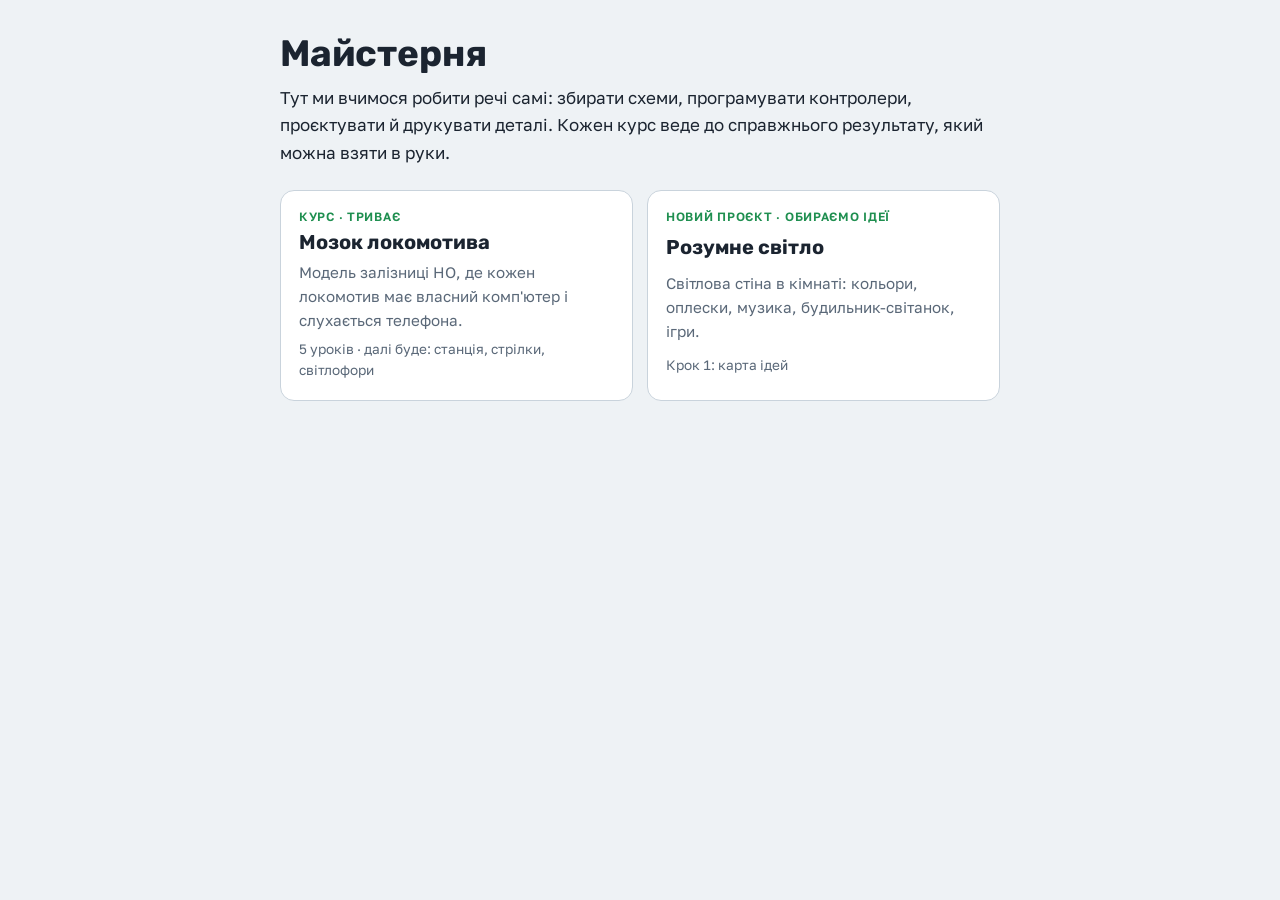
<file: index.html>
<!doctype html>
<html lang="uk">
<head>
<meta charset="utf-8">
<meta name="viewport" content="width=device-width,initial-scale=1,viewport-fit=cover">
<title>Майстерня</title>
<meta name="description" content="Навчальні курси для дітей: електроніка, програмування, моделювання.">
<link rel="preconnect" href="https://fonts.googleapis.com">
<link rel="stylesheet" href="https://fonts.googleapis.com/css2?family=Rubik:wght@500;700&family=Golos+Text:wght@400;600&display=swap">
<style>
:root{
  --bg:#eef2f5; --paper:#ffffff; --ink:#1b2430; --mut:#5a6878; --line:#c9d3dc;
  --signal:#e0a100; --go:#1f8f50;
  --display:"Rubik",system-ui,sans-serif; --body:"Golos Text",system-ui,sans-serif;
}
@media (prefers-color-scheme: dark){:root{
  --bg:#121820; --paper:#1a222c; --ink:#e7edf3; --mut:#9aa8b6; --line:#2e3a47;
  --signal:#f2bb2c; --go:#3cbf75; color-scheme:dark}}
*{box-sizing:border-box}
body{margin:0;background:var(--bg);color:var(--ink);font:17px/1.6 var(--body);
  padding-left:max(16px,env(safe-area-inset-left,0px));padding-right:max(16px,env(safe-area-inset-right,0px));padding-block:32px 48px}
main{max-width:720px;margin:0 auto;display:grid;gap:24px}
h1,h2{font-family:var(--display);line-height:1.2;margin:0;text-wrap:balance}
h1{font-size:2.3rem}h2{font-size:1.25rem}
p{margin:0}
header{display:grid;gap:8px}
.courses{display:grid;gap:14px;grid-template-columns:repeat(auto-fit,minmax(260px,1fr))}
.course{background:var(--paper);border:1px solid var(--line);border-radius:14px;padding:18px;display:grid;gap:6px;color:inherit;text-decoration:none;min-width:0}
a.course:hover,a.course:focus-visible{border-color:var(--go);outline:none}
.course.soon{background:transparent;border-style:dashed}
.course.soon h2{color:var(--mut)}
.tag{font:600 .75rem var(--body);letter-spacing:.06em;text-transform:uppercase;color:var(--go)}
.soon .tag{color:var(--mut)}
.desc{color:var(--mut);font-size:.95rem}
.meta{font-size:.85rem;color:var(--mut);font-variant-numeric:tabular-nums}
</style>
</head>
<body>
<main>
<header>
  <h1>Майстерня</h1>
  <p>Тут ми вчимося робити речі самі: збирати схеми, програмувати контролери, проєктувати й друкувати деталі. Кожен курс веде до справжнього результату, який можна взяти в руки.</p>
</header>

<section class="courses">
  <a class="course" href="zaliznytsia/">
    <span class="tag">Курс · триває</span>
    <h2>Мозок локомотива</h2>
    <span class="desc">Модель залізниці HO, де кожен локомотив має власний комп'ютер і слухається телефона.</span>
    <span class="meta">5 уроків · далі буде: станція, стрілки, світлофори</span>
  </a>
  <a class="course" href="svitlo/karta-idei.html">
    <span class="tag">Новий проєкт · обираємо ідеї</span>
    <h2>Розумне світло</h2>
    <span class="desc">Світлова стіна в кімнаті: кольори, оплески, музика, будильник-світанок, ігри.</span>
    <span class="meta">Крок 1: карта ідей</span>
  </a>
</section>
</main>
</body>
</html>
</file>
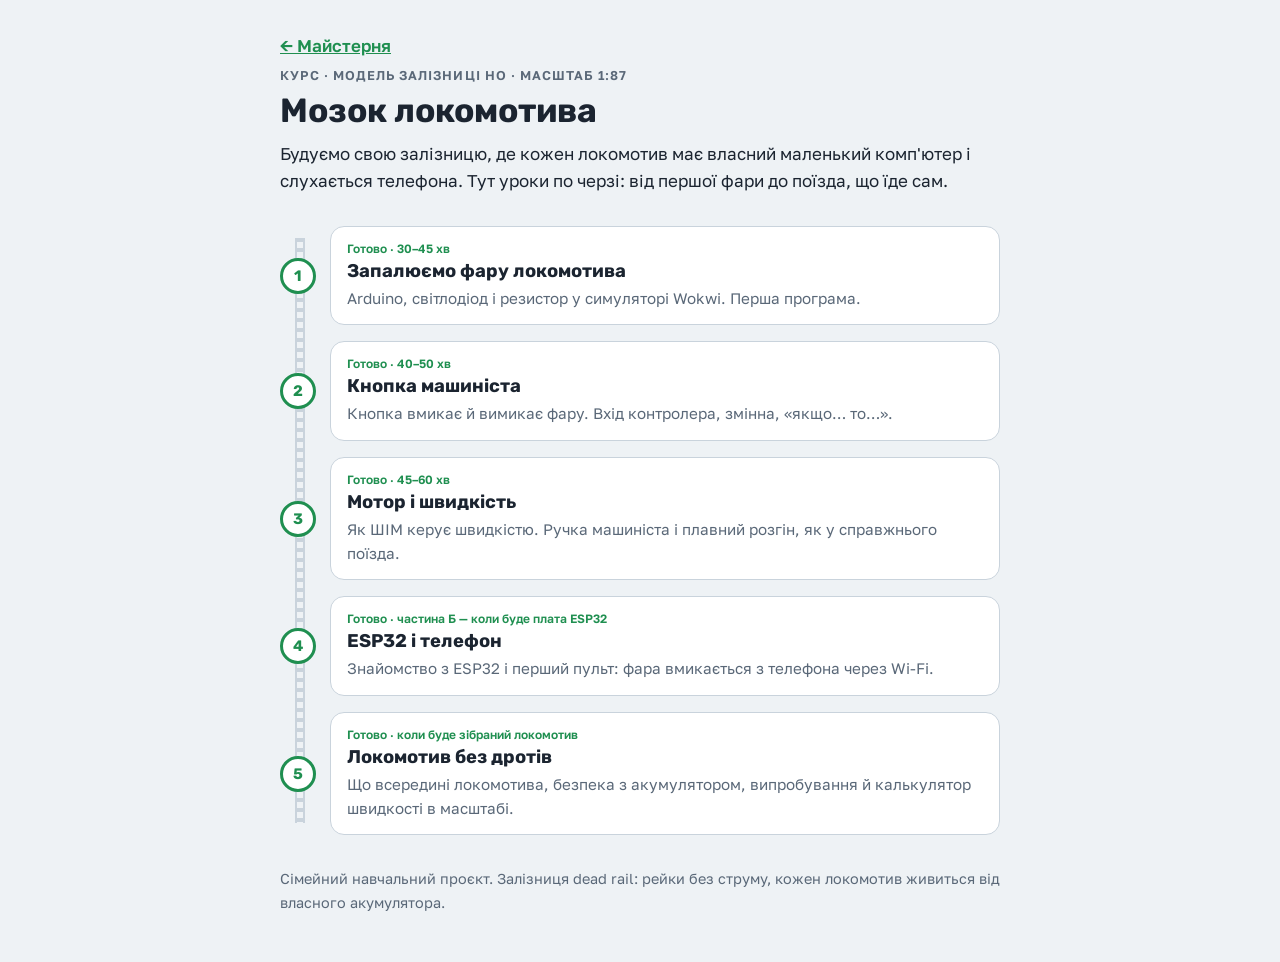
<file: zaliznytsia/index.html>
<!doctype html>
<html lang="uk">
<head>
<meta charset="utf-8">
<meta name="viewport" content="width=device-width,initial-scale=1,viewport-fit=cover">
<title>Мозок локомотива</title>
<meta name="description" content="Уроки для дітей: програмуємо модель залізниці HO на Arduino та ESP32.">
<link rel="preconnect" href="https://fonts.googleapis.com">
<link rel="stylesheet" href="https://fonts.googleapis.com/css2?family=Rubik:wght@500;700&family=Golos+Text:wght@400;600&display=swap">
<style>
:root{
  --bg:#eef2f5; --paper:#ffffff; --ink:#1b2430; --mut:#5a6878; --line:#c9d3dc;
  --signal:#e0a100; --go:#1f8f50;
  --display:"Rubik",system-ui,sans-serif; --body:"Golos Text",system-ui,sans-serif;
}
@media (prefers-color-scheme: dark){:root{
  --bg:#121820; --paper:#1a222c; --ink:#e7edf3; --mut:#9aa8b6; --line:#2e3a47;
  --signal:#f2bb2c; --go:#3cbf75; color-scheme:dark}}
*{box-sizing:border-box}
body{margin:0;background:var(--bg);color:var(--ink);font:17px/1.6 var(--body);
  padding-left:max(16px,env(safe-area-inset-left,0px));padding-right:max(16px,env(safe-area-inset-right,0px));padding-block:32px 48px}
main{max-width:720px;margin:0 auto;display:grid;gap:24px}
h1,h2{font-family:var(--display);line-height:1.2;margin:0;text-wrap:balance}
h1{font-size:2.1rem}h2{font-size:1.15rem}
p{margin:0}
.eyebrow{font:600 .8rem var(--body);letter-spacing:.08em;text-transform:uppercase;color:var(--mut)}
header{display:grid;gap:8px}
/* лінія колії з уроками-станціями */
.line{list-style:none;margin:0;padding:0;display:grid;gap:0;position:relative}
.line::before{content:"";position:absolute;left:15px;top:20px;bottom:20px;width:6px;
  background:repeating-linear-gradient(var(--line) 0 4px,transparent 4px 10px);border-left:2px solid var(--line);border-right:2px solid var(--line)}
.stop{display:grid;grid-template-columns:36px 1fr;gap:14px;align-items:center;padding-block:8px;position:relative}
.dot{width:36px;height:36px;border-radius:50%;background:var(--paper);border:3px solid var(--line);display:grid;place-items:center;font:700 .95rem var(--display);color:var(--mut);z-index:1}
.stop.ready .dot{border-color:var(--go);color:var(--go)}
.card{background:var(--paper);border:1px solid var(--line);border-radius:14px;padding:14px 16px;display:grid;gap:4px;min-width:0;color:inherit;text-decoration:none}
a.card:hover,a.card:focus-visible{border-color:var(--go);outline:none}
.stop:not(.ready) .card{background:transparent;border-style:dashed}
.stop:not(.ready) h2{color:var(--mut)}
.tag{font:600 .75rem var(--body);color:var(--go)}
.stop:not(.ready) .tag{color:var(--mut)}
.desc{color:var(--mut);font-size:.95rem}
footer{color:var(--mut);font-size:.9rem}
</style>
</head>
<body>
<main>
<header>
  <a href="../" style="font-weight:600;color:var(--go)">← Майстерня</a>
  <div class="eyebrow">Курс · Модель залізниці HO · масштаб 1:87</div>
  <h1>Мозок локомотива</h1>
  <p>Будуємо свою залізницю, де кожен локомотив має власний маленький комп'ютер і слухається телефона. Тут уроки по черзі: від першої фари до поїзда, що їде сам.</p>
</header>

<ol class="line">
  <li class="stop ready"><span class="dot">1</span>
    <a class="card" href="urok-1.html">
      <span class="tag">Готово · 30–45 хв</span>
      <h2>Запалюємо фару локомотива</h2>
      <span class="desc">Arduino, світлодіод і резистор у симуляторі Wokwi. Перша програма.</span>
    </a></li>
  <li class="stop ready"><span class="dot">2</span>
    <a class="card" href="urok-2.html">
      <span class="tag">Готово · 40–50 хв</span>
      <h2>Кнопка машиніста</h2>
      <span class="desc">Кнопка вмикає й вимикає фару. Вхід контролера, змінна, «якщо… то…».</span>
    </a></li>
  <li class="stop ready"><span class="dot">3</span>
    <a class="card" href="urok-3.html">
      <span class="tag">Готово · 45–60 хв</span>
      <h2>Мотор і швидкість</h2>
      <span class="desc">Як ШІМ керує швидкістю. Ручка машиніста і плавний розгін, як у справжнього поїзда.</span>
    </a></li>
  <li class="stop ready"><span class="dot">4</span>
    <a class="card" href="urok-4.html">
      <span class="tag">Готово · частина Б — коли буде плата ESP32</span>
      <h2>ESP32 і телефон</h2>
      <span class="desc">Знайомство з ESP32 і перший пульт: фара вмикається з телефона через Wi-Fi.</span>
    </a></li>
  <li class="stop ready"><span class="dot">5</span>
    <a class="card" href="urok-5.html">
      <span class="tag">Готово · коли буде зібраний локомотив</span>
      <h2>Локомотив без дротів</h2>
      <span class="desc">Що всередині локомотива, безпека з акумулятором, випробування й калькулятор швидкості в масштабі.</span>
    </a></li>
</ol>

<footer>Сімейний навчальний проєкт. Залізниця dead rail: рейки без струму, кожен локомотив живиться від власного акумулятора.</footer>
</main>
</body>
</html>
</file>
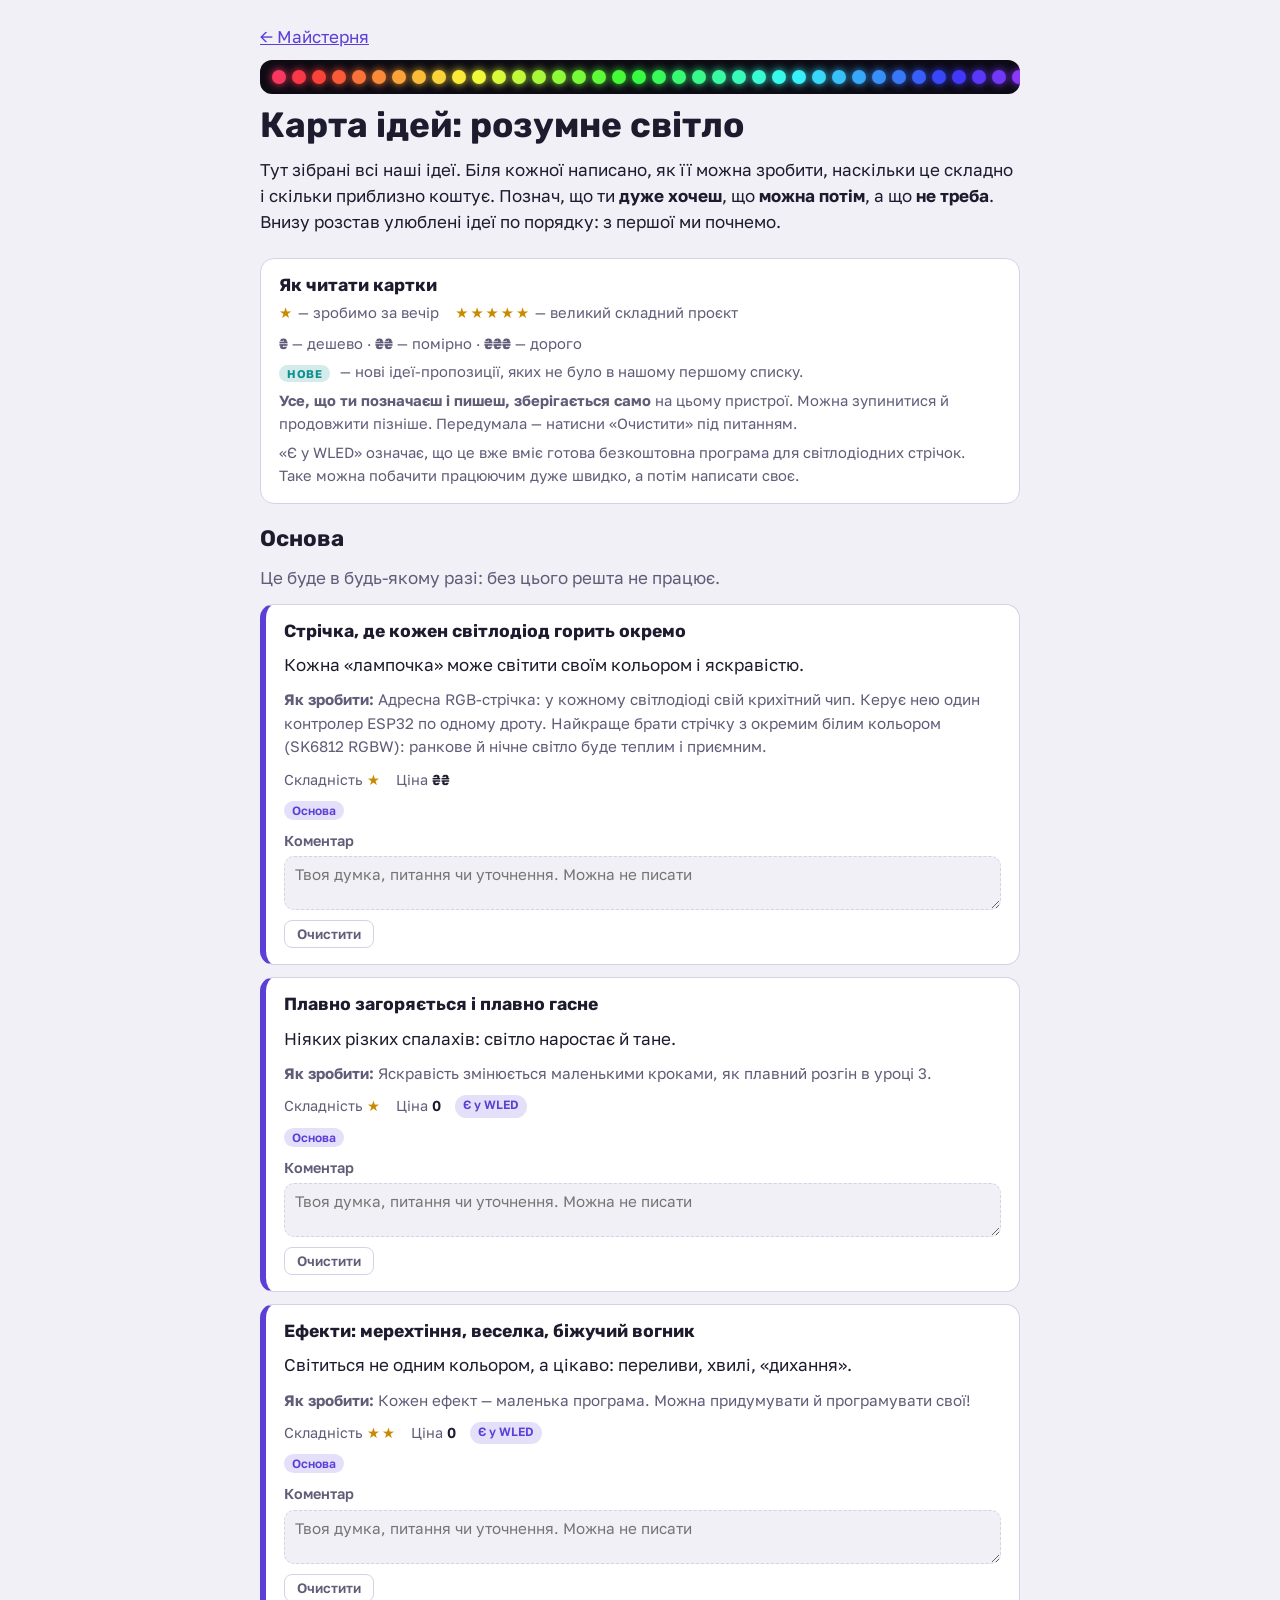
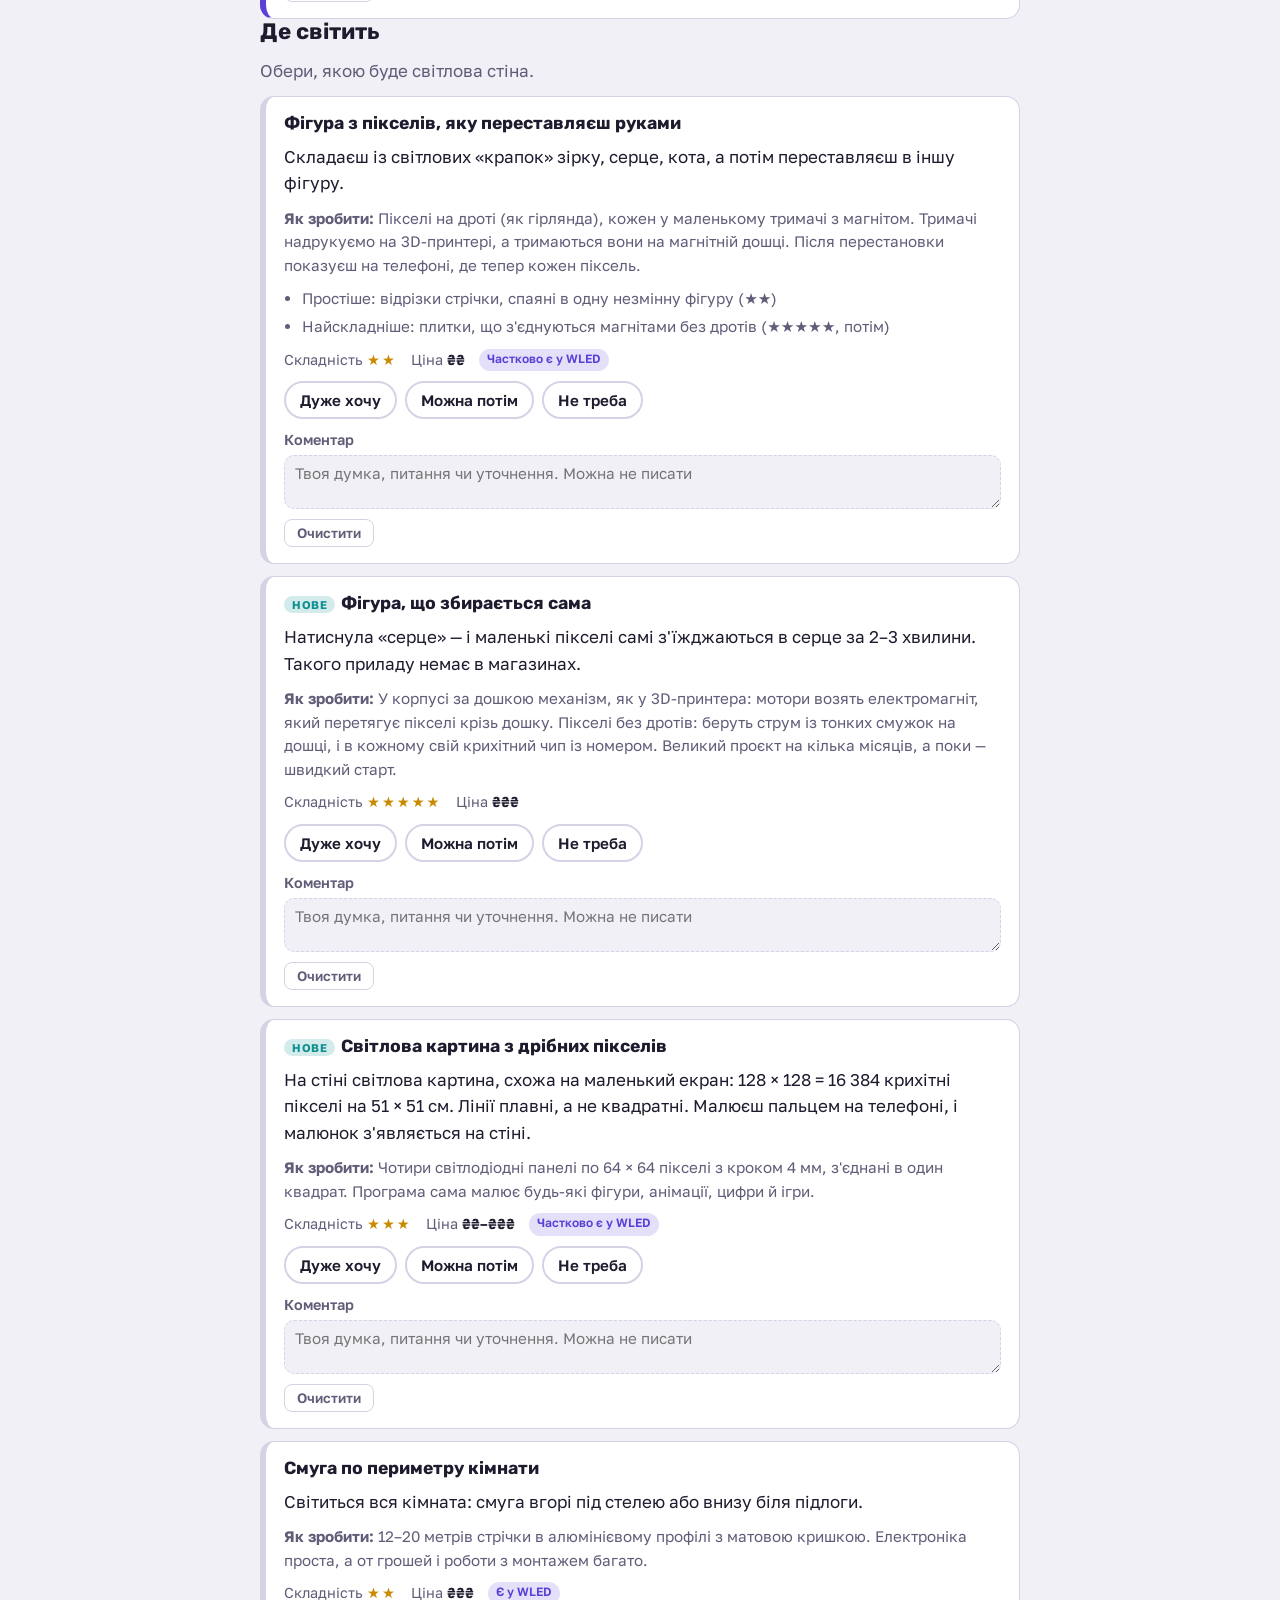
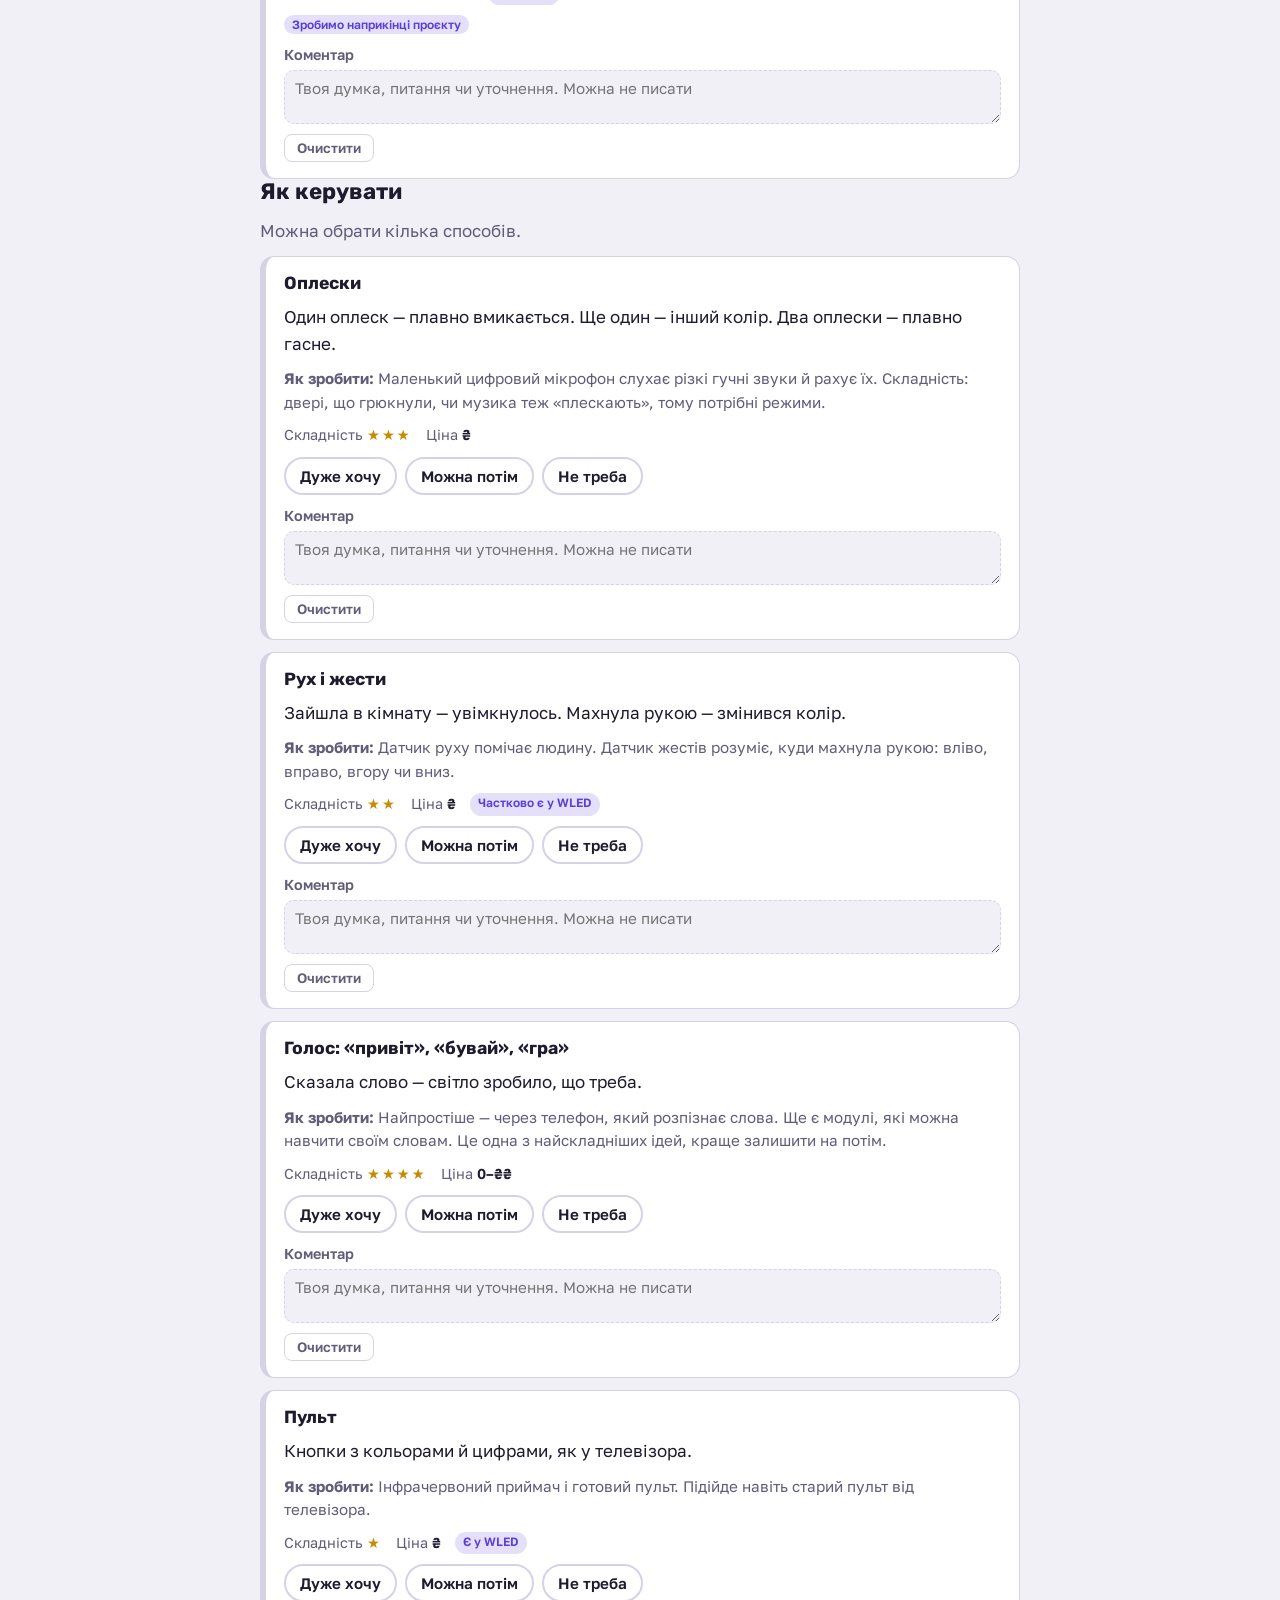
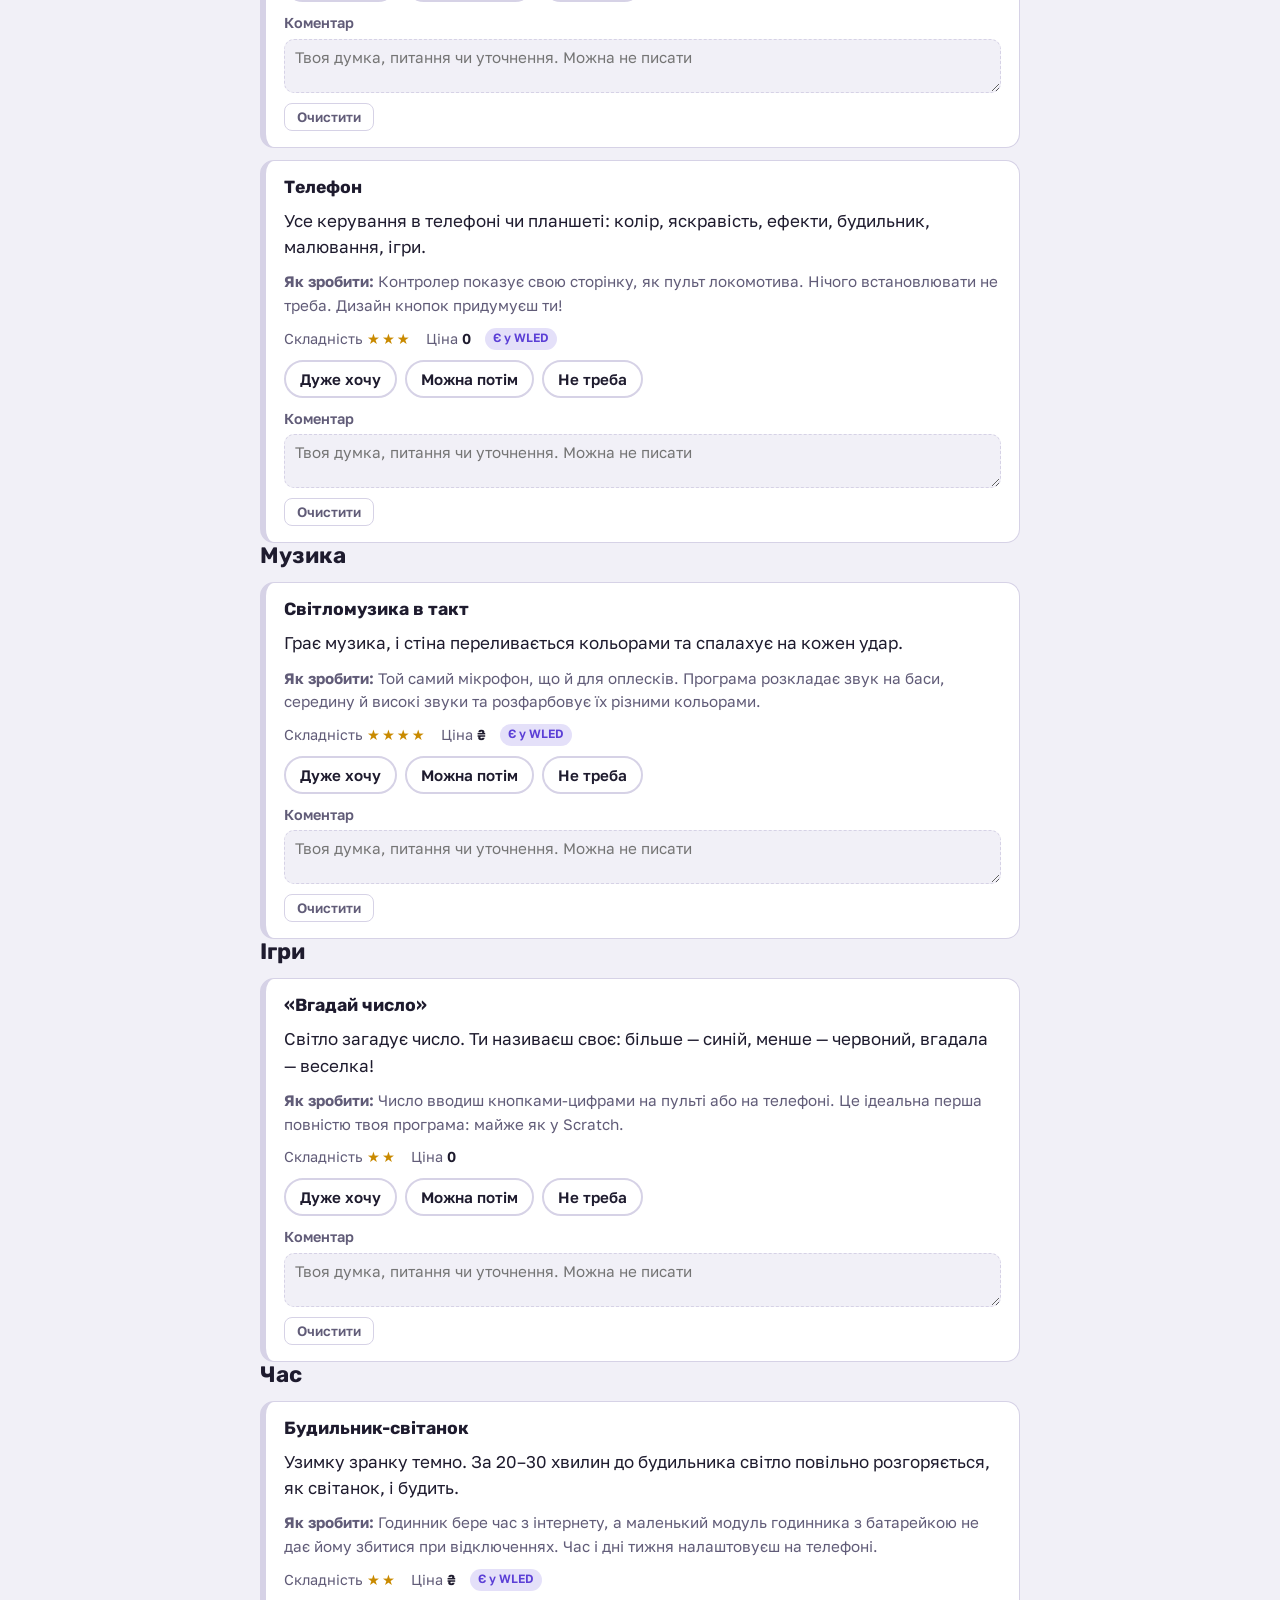
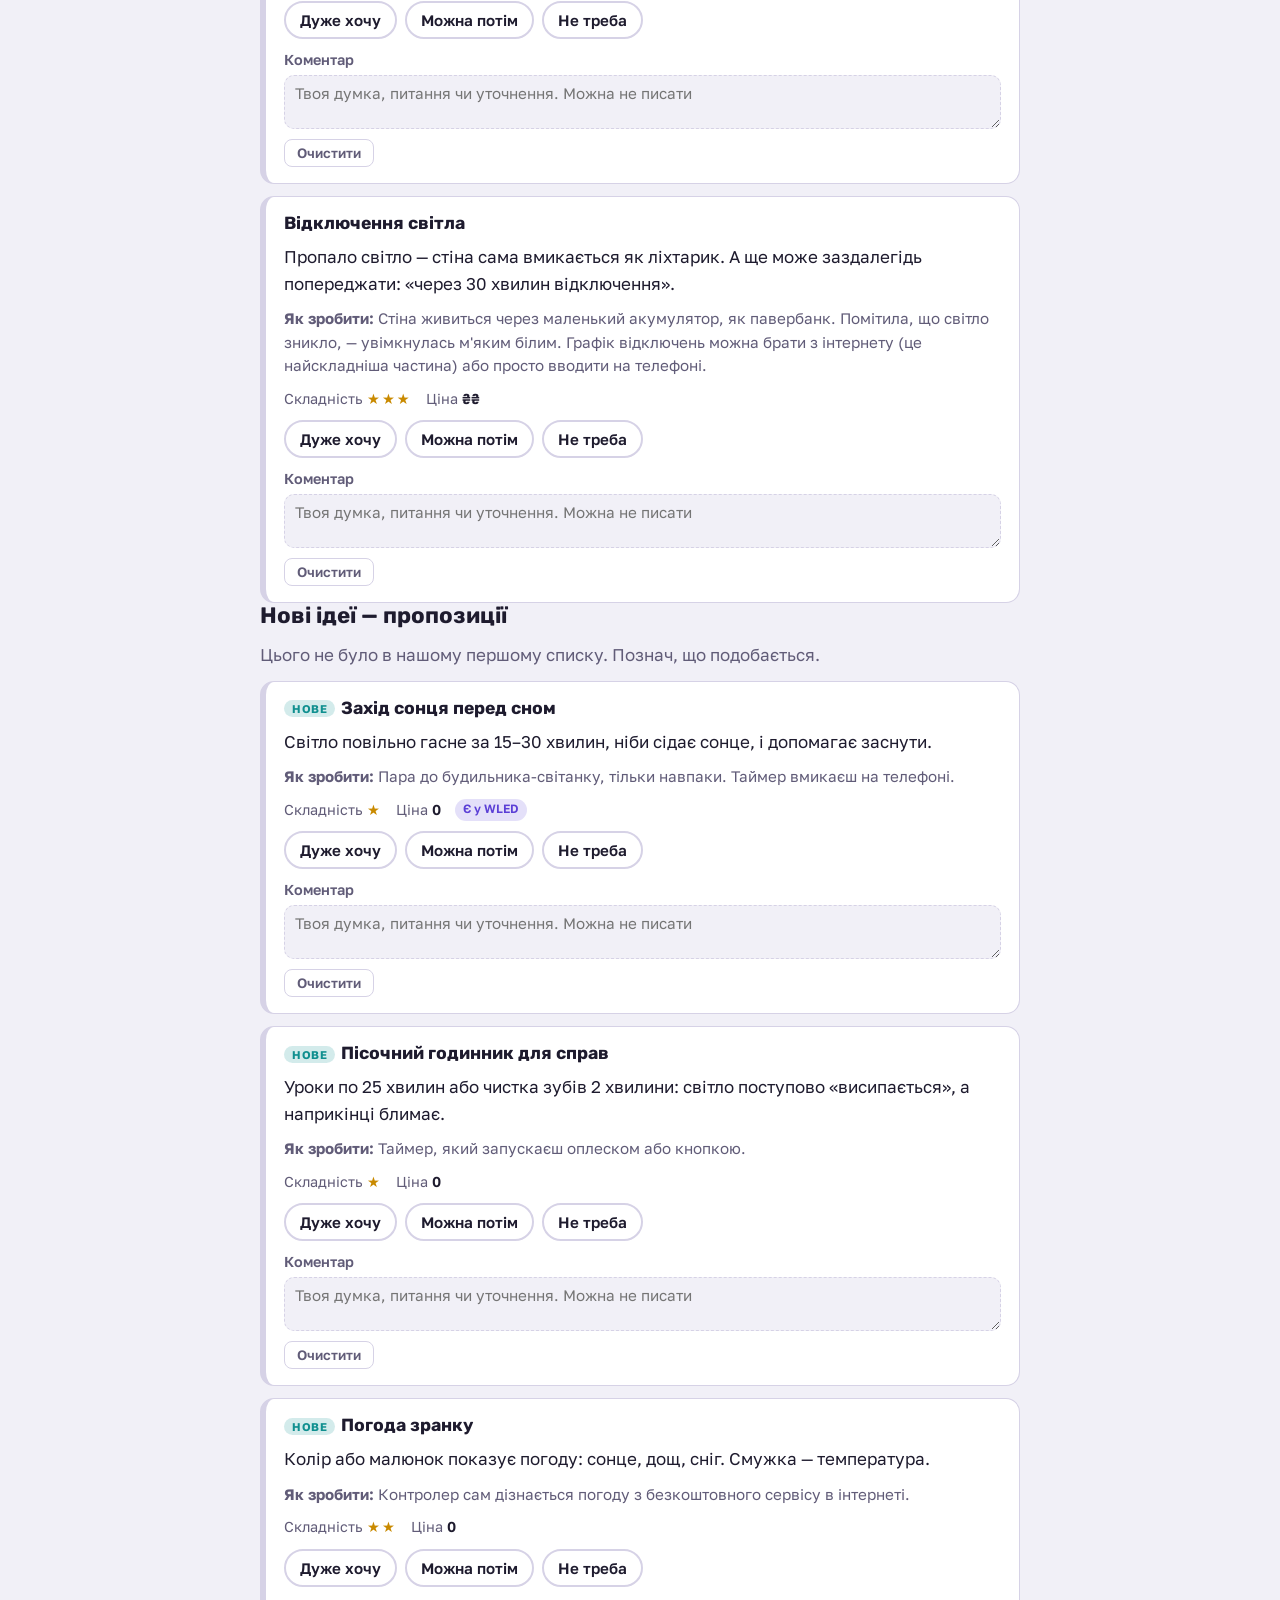
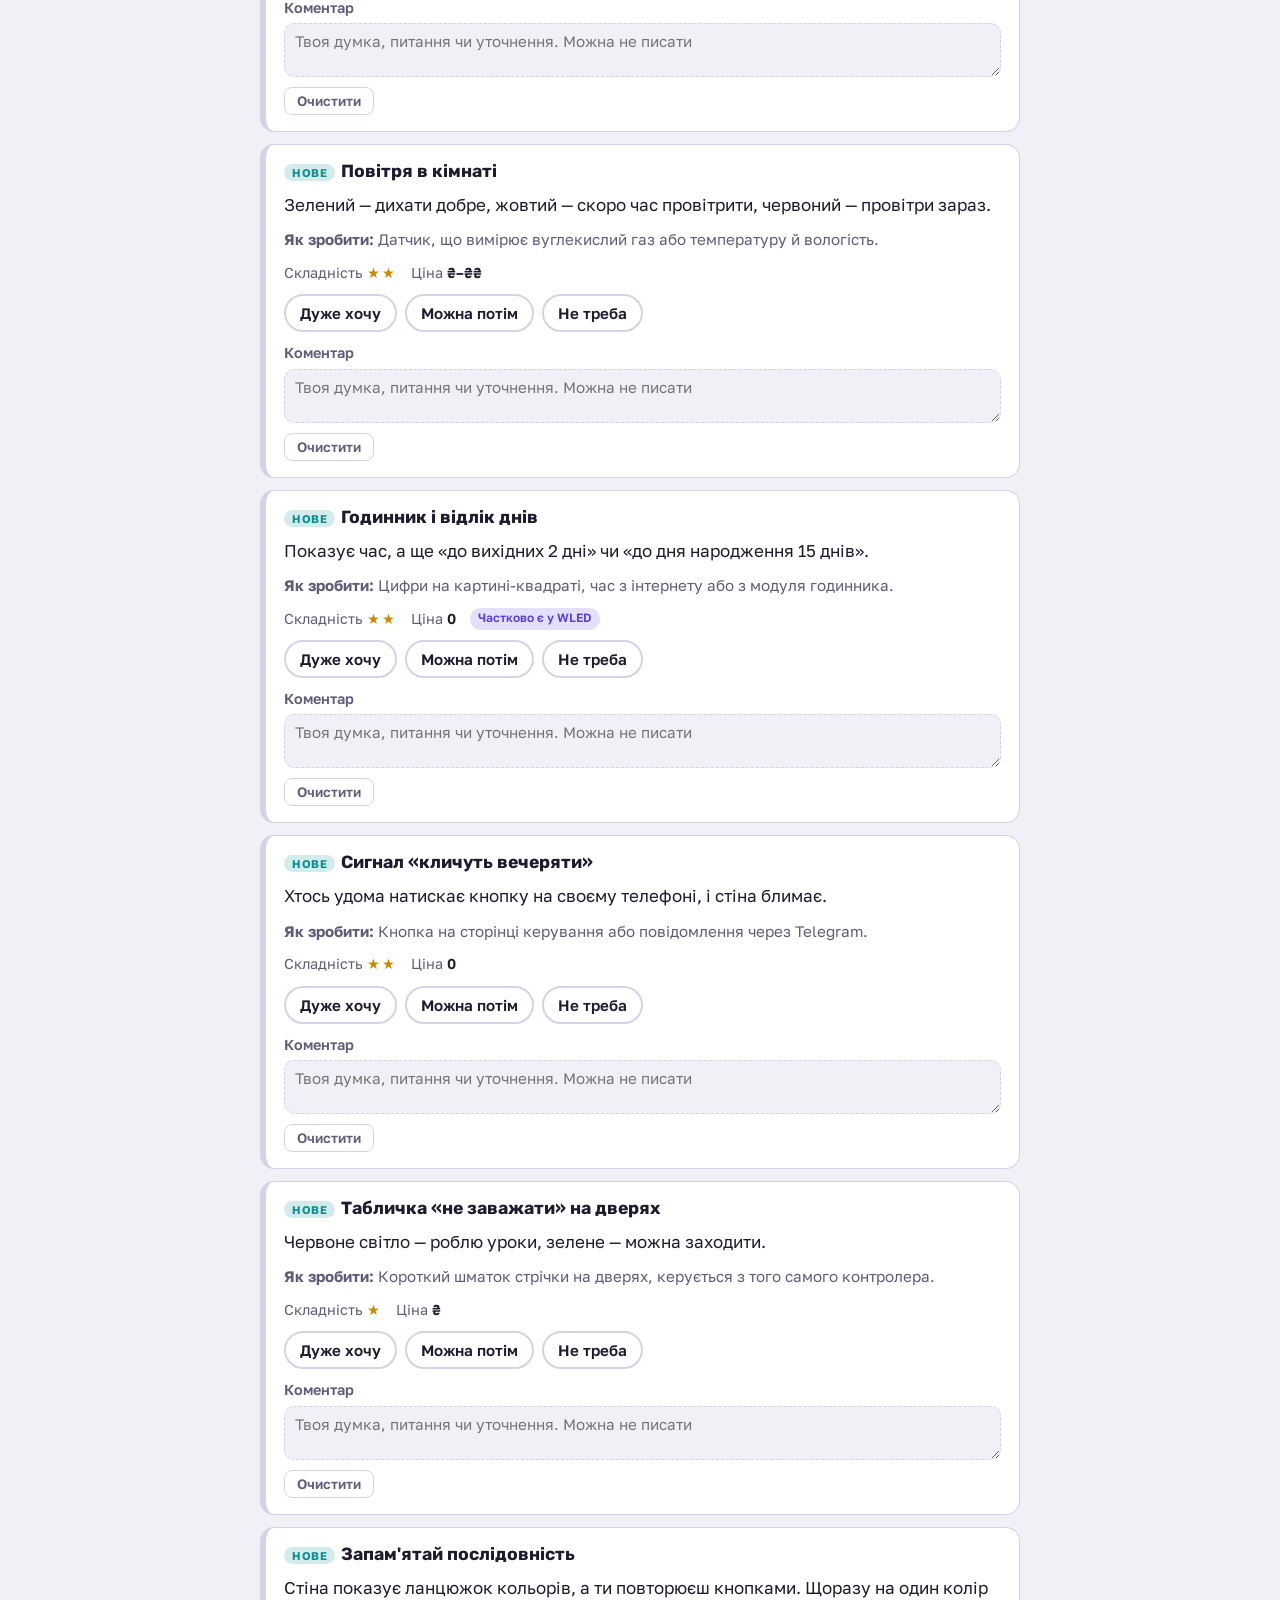
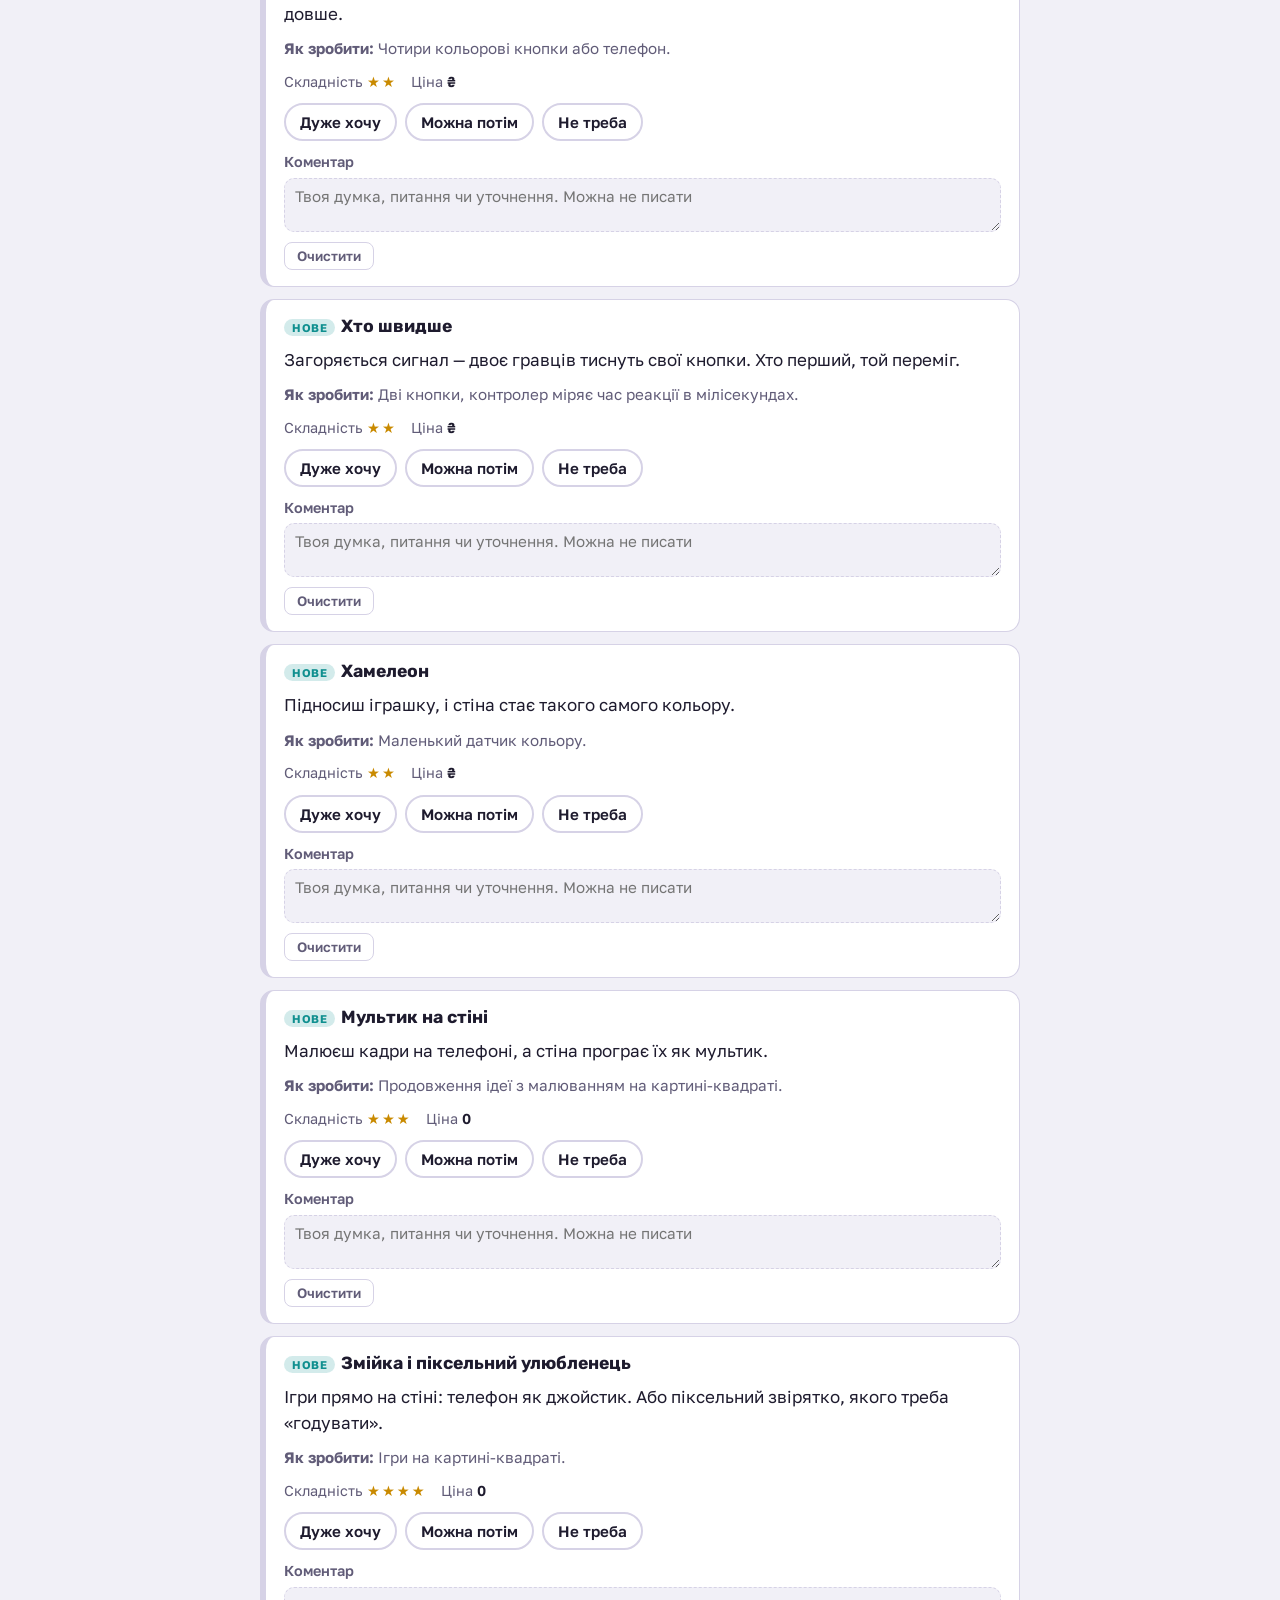
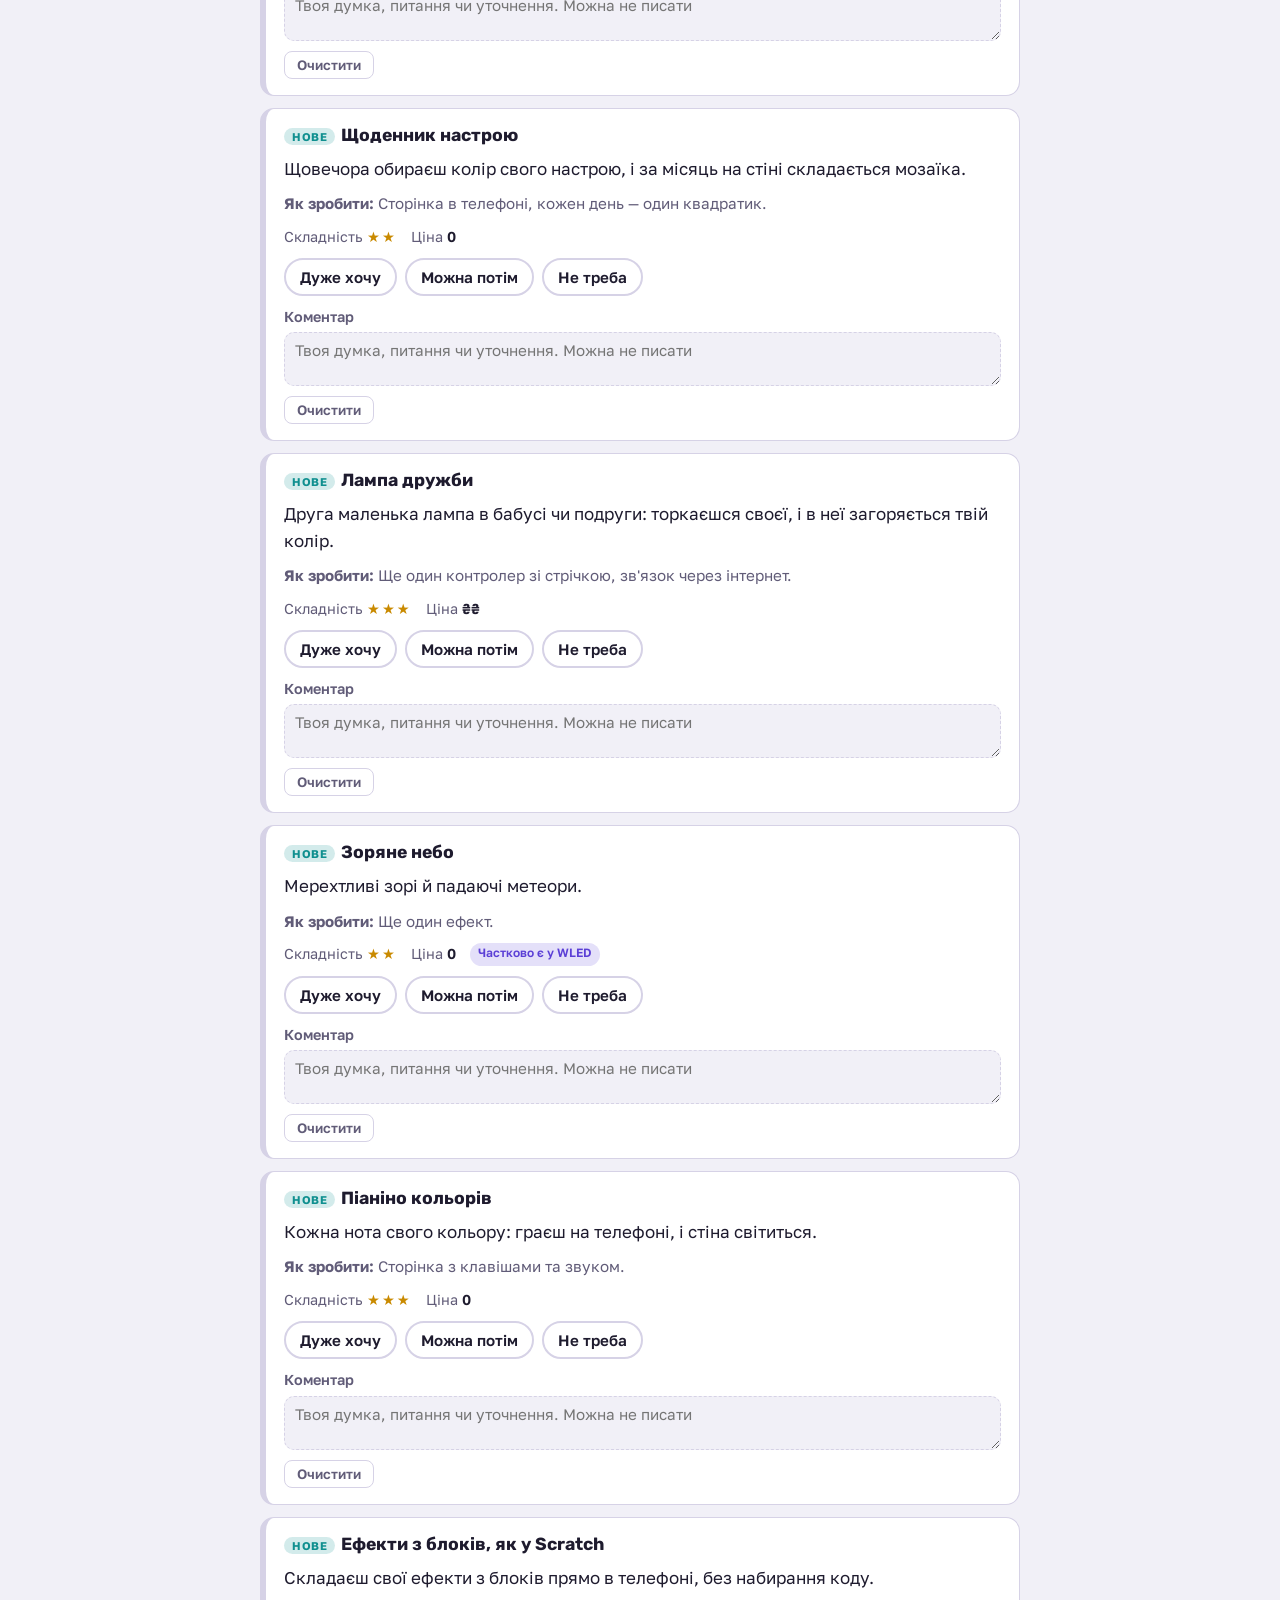
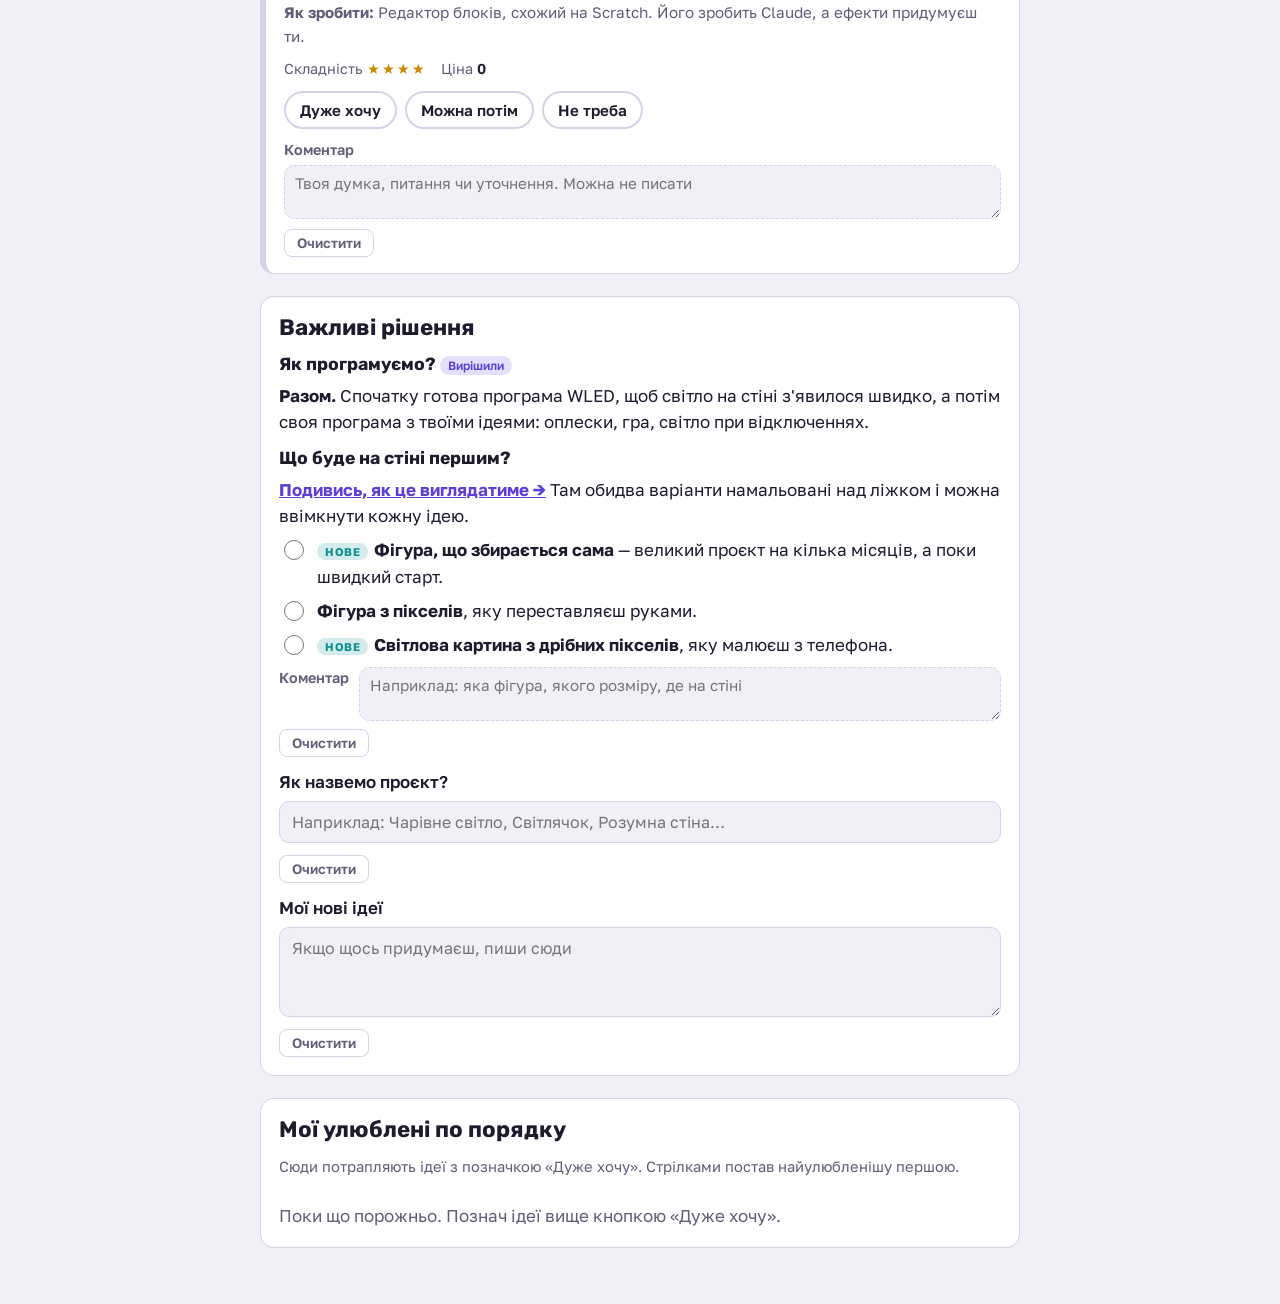
<file: svitlo/karta-idei.html>
<!doctype html>
<html lang="uk">
<head>
<meta charset="utf-8">
<meta name="viewport" content="width=device-width,initial-scale=1,viewport-fit=cover">
<title>Карта ідей</title>
<meta name="description" content="Обираємо ідеї для розумного світла в кімнаті: складність, ціна, що подобається.">
<link rel="preconnect" href="https://fonts.googleapis.com">
<link rel="stylesheet" href="https://fonts.googleapis.com/css2?family=Rubik:wght@500;700&family=Golos+Text:wght@400;600&display=swap">
<style>
/* Layout: одна колонка; зверху «жива» стрічка світлодіодів, далі групи карток-ідей, внизу підсумок */
:root{
  --bg:#f1f0f7; --paper:#ffffff; --ink:#1e1b2e; --mut:#615c78; --line:#d6d2e6;
  --want:#d63c8a; --new:#0f8f8f; --later:#c98a00; --no:#7d7896; --accent:#5b3fd6;
  --display:"Rubik",system-ui,sans-serif; --body:"Golos Text",system-ui,sans-serif;
}
@media (prefers-color-scheme: dark){:root{
  --bg:#13111c; --paper:#1d1a29; --ink:#ece9f7; --mut:#a49fbc; --line:#332e47;
  --want:#ff6fb1; --new:#3fd0c9; --later:#f0b429; --no:#8f8aa8; --accent:#9d87ff; color-scheme:dark}}
*{box-sizing:border-box}
body{margin:0;background:var(--bg);color:var(--ink);font:17px/1.55 var(--body);
  padding-left:max(16px,env(safe-area-inset-left,0px));padding-right:max(16px,env(safe-area-inset-right,0px));padding-block:24px 56px}
main{max-width:760px;margin:0 auto;display:grid;gap:22px}
h1,h2,h3{font-family:var(--display);line-height:1.2;margin:0;text-wrap:balance}
h1{font-size:2.2rem}h2{font-size:1.4rem}h3{font-size:1.1rem}
p{margin:0}
a{color:var(--accent)}
header{display:grid;gap:10px}
.strip{display:flex;gap:6px;flex-wrap:nowrap;overflow:hidden;padding:10px 12px;border-radius:12px;background:#0d0b14}
.strip i{flex:0 0 auto;width:14px;height:14px;border-radius:50%;background:#333}
.how{display:grid;gap:6px;background:var(--paper);border:1px solid var(--line);border-radius:14px;padding:16px 18px}
.legend{display:flex;flex-wrap:wrap;gap:8px 16px;color:var(--mut);font-size:.92rem}
.group{display:grid;gap:12px}
.group>p{color:var(--mut)}
.idea{background:var(--paper);border:1px solid var(--line);border-radius:14px;padding:16px 18px;display:grid;gap:10px;min-width:0;border-left:6px solid var(--line)}
.idea[data-r="want"]{border-left-color:var(--want)}
.idea[data-r="later"]{border-left-color:var(--later)}
.idea[data-r="no"]{border-left-color:var(--no);opacity:.75}
.idea.base{border-left-color:var(--accent)}
.meta{display:flex;flex-wrap:wrap;gap:6px 14px;font-size:.9rem;color:var(--mut)}
.meta b{color:var(--ink);font-weight:600}
.stars{letter-spacing:2px;color:var(--later)}
.tag{display:inline-block;font:600 .75rem var(--body);padding:2px 8px;border-radius:99px;background:color-mix(in srgb,var(--accent) 16%,transparent);color:var(--accent)}
.idea ul{margin:0;padding-left:1.2em;display:grid;gap:4px}
.how-it{font-size:.95rem;color:var(--mut)}
.rate{display:flex;flex-wrap:wrap;gap:8px}
.rate button{font:600 .95rem var(--body);border:2px solid var(--line);background:transparent;color:var(--ink);border-radius:99px;padding:8px 14px;cursor:pointer}
.rate button[aria-pressed="true"][data-v="want"]{background:var(--want);border-color:var(--want);color:#fff}
.rate button[aria-pressed="true"][data-v="later"]{background:var(--later);border-color:var(--later);color:#1e1b2e}
.rate button[aria-pressed="true"][data-v="no"]{background:var(--no);border-color:var(--no);color:#fff}
button:focus-visible,input:focus-visible,textarea:focus-visible{outline:3px solid var(--accent);outline-offset:2px}
.card{background:var(--paper);border:1px solid var(--line);border-radius:14px;padding:18px;display:grid;gap:12px;min-width:0}
.choice{display:grid;gap:8px}
.choice label{display:flex;gap:10px;align-items:flex-start;cursor:pointer}
.choice input{width:20px;height:20px;margin-top:3px;accent-color:var(--accent);flex:0 0 auto}
.field{display:grid;gap:6px;font-weight:600}
.field input,.field textarea{font:1rem var(--body);padding:10px 12px;border:1px solid var(--line);border-radius:10px;background:var(--bg);color:var(--ink);width:100%}
.field textarea{min-height:90px;resize:vertical}
.cmt{display:grid;gap:4px;font-size:.9rem;font-weight:600;color:var(--mut)}
.cmt textarea{font:.95rem var(--body);padding:8px 10px;border:1px dashed var(--line);border-radius:10px;background:var(--bg);color:var(--ink);width:100%;min-height:44px;resize:vertical}
.cmt textarea:not(:placeholder-shown){border-style:solid}
ol.top{margin:0;padding-left:1.4em;display:grid;gap:8px}
ol.top li{display:flex;gap:8px;align-items:center;justify-content:space-between}
ol.top li span{min-width:0}
.mv{display:flex;gap:4px;flex:0 0 auto}
.mv button{font:600 .9rem var(--body);width:36px;height:32px;border:1px solid var(--line);background:var(--bg);color:var(--ink);border-radius:8px;cursor:pointer}
.empty{color:var(--mut)}
.small{color:var(--mut);font-size:.92rem}
.btn{font:600 1rem var(--body);border:0;border-radius:12px;padding:14px 18px;background:var(--accent);color:#fff;cursor:pointer;justify-self:start}
.btn.ghost{background:transparent;color:var(--mut);border:1px solid var(--line)}
[hidden]{display:none!important}
.newtag{display:inline-block;font:700 .7rem var(--body);letter-spacing:.05em;text-transform:uppercase;padding:2px 8px;border-radius:99px;background:color-mix(in srgb,var(--new) 18%,transparent);color:var(--new);vertical-align:middle;margin-right:6px}
.clr{font:600 .85rem var(--body);border:1px solid var(--line);background:transparent;color:var(--mut);border-radius:8px;padding:5px 12px;cursor:pointer;justify-self:start}
.clr:hover{color:var(--ink);border-color:var(--mut)}
.saved{font-size:.9rem;color:var(--mut)}
pre.out{margin:0;white-space:pre-wrap;background:var(--bg);border:1px solid var(--line);border-radius:10px;padding:12px;font-size:.9rem;max-height:260px;overflow:auto}
.row{display:flex;flex-wrap:wrap;gap:10px}
@media (prefers-reduced-motion:reduce){.strip i{transition:none}}
</style>
</head>
<body>
<main>
<header>
  <a href="../">← Майстерня</a>
  <div class="strip" id="strip" aria-hidden="true"></div>
  <h1>Карта ідей: розумне світло</h1>
  <p>Тут зібрані всі наші ідеї. Біля кожної написано, як її можна зробити, наскільки це складно і скільки приблизно коштує. Познач, що ти <b>дуже хочеш</b>, що <b>можна потім</b>, а що <b>не треба</b>. Внизу розстав улюблені ідеї по порядку: з першої ми почнемо.</p>
</header>

<section class="how">
  <h3>Як читати картки</h3>
  <div class="legend">
    <span><span class="stars">★</span> — зробимо за вечір</span>
    <span><span class="stars">★★★★★</span> — великий складний проєкт</span>
    <span><b>₴</b> — дешево · <b>₴₴</b> — помірно · <b>₴₴₴</b> — дорого</span>
  </div>
  <p class="small"><span class="newtag">нове</span> — нові ідеї-пропозиції, яких не було в нашому першому списку.</p>
  <p class="small"><b>Усе, що ти позначаєш і пишеш, зберігається само</b> на цьому пристрої. Можна зупинитися й продовжити пізніше. Передумала — натисни «Очистити» під питанням.</p>
  <p class="small">«Є у WLED» означає, що це вже вміє готова безкоштовна програма для світлодіодних стрічок. Таке можна побачити працюючим дуже швидко, а потім написати своє.</p>
</section>

<div id="groups"></div>

<section class="card">
  <h2>Важливі рішення</h2>

  <div class="choice">
    <h3>Як програмуємо? <span class="tag">Вирішили</span></h3>
    <p><b>Разом.</b> Спочатку готова програма WLED, щоб світло на стіні з'явилося швидко, а потім своя програма з твоїми ідеями: оплески, гра, світло при відключеннях.</p>
  </div>

  <div class="choice" role="radiogroup" aria-labelledby="q2">
    <h3 id="q2">Що буде на стіні першим?</h3>
    <p><a href="stina.html"><b>Подивись, як це виглядатиме →</b></a> Там обидва варіанти намальовані над ліжком і можна ввімкнути кожну ідею.</p>
    <label><input type="radio" name="first" value="Фігура, що збирається сама"> <span><span class="newtag">нове</span><b>Фігура, що збирається сама</b> — великий проєкт на кілька місяців, а поки швидкий старт.</span></label>
    <label><input type="radio" name="first" value="Фігура з пікселів, яку переставляю руками"> <span><b>Фігура з пікселів</b>, яку переставляєш руками.</span></label>
    <label><input type="radio" name="first" value="Світлова картина з дрібних пікселів"> <span><span class="newtag">нове</span><b>Світлова картина з дрібних пікселів</b>, яку малюєш з телефона.</span></label>
    <label class="cmt">Коментар<textarea data-c="q-first" rows="2" placeholder="Наприклад: яка фігура, якого розміру, де на стіні"></textarea></label>
    <button type="button" class="clr" data-clear="first">Очистити</button>
  </div>

  <label class="field" for="name">Як назвемо проєкт?
    <input type="text" id="name" placeholder="Наприклад: Чарівне світло, Світлячок, Розумна стіна…">
  </label>
  <button type="button" class="clr" data-clear="name">Очистити</button>
  <label class="field" for="newideas">Мої нові ідеї
    <textarea id="newideas" placeholder="Якщо щось придумаєш, пиши сюди"></textarea>
  </label>
  <button type="button" class="clr" data-clear="newideas">Очистити</button>
</section>

<section class="card">
  <h2>Мої улюблені по порядку</h2>
  <p class="small">Сюди потрапляють ідеї з позначкою «Дуже хочу». Стрілками постав найулюбленішу першою.</p>
  <ol class="top" id="top"></ol>
  <p class="empty" id="topEmpty">Поки що порожньо. Познач ідеї вище кнопкою «Дуже хочу».</p>
</section>

<section class="card" id="result" hidden>
  <h2>Результат</h2>
  <p class="small">Цей блок видно тільки за посиланням із <code>#rezultat</code> у кінці адреси. Скопіюй відповіді й надішли їх Claude, щоб скласти план.</p>
  <div class="row">
    <button class="btn" id="copy" type="button">Скопіювати результат</button>
    <button class="btn ghost" id="reset" type="button">Почати спочатку</button>
  </div>
  <p class="small" id="resetAsk" hidden>Точно стерти всі позначки? <button class="btn ghost" id="resetYes" type="button" style="padding:6px 12px">Так, стерти</button></p>
  <pre class="out" id="out"></pre>
</section>
</main>

<script>
const GROUPS=[
 {t:'Основа',d:'Це буде в будь-якому разі: без цього решта не працює.',items:[
  {id:'strip',base:true,t:'Стрічка, де кожен світлодіод горить окремо',what:'Кожна «лампочка» може світити своїм кольором і яскравістю.',how:'Адресна RGB-стрічка: у кожному світлодіоді свій крихітний чип. Керує нею один контролер ESP32 по одному дроту. Найкраще брати стрічку з окремим білим кольором (SK6812 RGBW): ранкове й нічне світло буде теплим і приємним.',s:1,p:'₴₴',w:''},
  {id:'fade',base:true,t:'Плавно загоряється і плавно гасне',what:'Ніяких різких спалахів: світло наростає й тане.',how:'Яскравість змінюється маленькими кроками, як плавний розгін в уроці 3.',s:1,p:'0',w:'yes'},
  {id:'fx',base:true,t:'Ефекти: мерехтіння, веселка, біжучий вогник',what:'Світиться не одним кольором, а цікаво: переливи, хвилі, «дихання».',how:'Кожен ефект — маленька програма. Можна придумувати й програмувати свої!',s:2,p:'0',w:'yes'}
 ]},
 {t:'Де світить',d:'Обери, якою буде світлова стіна.',items:[
  {id:'figure',t:'Фігура з пікселів, яку переставляєш руками',what:'Складаєш із світлових «крапок» зірку, серце, кота, а потім переставляєш в іншу фігуру.',how:'Пікселі на дроті (як гірлянда), кожен у маленькому тримачі з магнітом. Тримачі надрукуємо на 3D-принтері, а тримаються вони на магнітній дошці. Після перестановки показуєш на телефоні, де тепер кожен піксель.',vars:['Простіше: відрізки стрічки, спаяні в одну незмінну фігуру (★★)','Найскладніше: плитки, що з\'єднуються магнітами без дротів (★★★★★, потім)'],s:2,p:'₴₴',w:'part'},
  {id:'selfasm',nw:true,t:'Фігура, що збирається сама',what:'Натиснула «серце» — і маленькі пікселі самі з\'їжджаються в серце за 2–3 хвилини. Такого приладу немає в магазинах.',how:'У корпусі за дошкою механізм, як у 3D-принтера: мотори возять електромагніт, який перетягує пікселі крізь дошку. Пікселі без дротів: беруть струм із тонких смужок на дошці, і в кожному свій крихітний чип із номером. Великий проєкт на кілька місяців, а поки — швидкий старт.',s:5,p:'₴₴₴',w:''},
  {id:'matrix',nw:true,t:'Світлова картина з дрібних пікселів',what:'На стіні світлова картина, схожа на маленький екран: 128 × 128 = 16 384 крихітні пікселі на 51 × 51 см. Лінії плавні, а не квадратні. Малюєш пальцем на телефоні, і малюнок з\'являється на стіні.',how:'Чотири світлодіодні панелі по 64 × 64 пікселі з кроком 4 мм, з\'єднані в один квадрат. Програма сама малює будь-які фігури, анімації, цифри й ігри.',s:3,p:'₴₴–₴₴₴',w:'part'},
  {id:'perimeter',fin:true,t:'Смуга по периметру кімнати',what:'Світиться вся кімната: смуга вгорі під стелею або внизу біля підлоги.',how:'12–20 метрів стрічки в алюмінієвому профілі з матовою кришкою. Електроніка проста, а от грошей і роботи з монтажем багато.',s:2,p:'₴₴₴',w:'yes'}
 ]},
 {t:'Як керувати',d:'Можна обрати кілька способів.',items:[
  {id:'clap',t:'Оплески',what:'Один оплеск — плавно вмикається. Ще один — інший колір. Два оплески — плавно гасне.',how:'Маленький цифровий мікрофон слухає різкі гучні звуки й рахує їх. Складність: двері, що грюкнули, чи музика теж «плескають», тому потрібні режими.',s:3,p:'₴',w:''},
  {id:'motion',t:'Рух і жести',what:'Зайшла в кімнату — увімкнулось. Махнула рукою — змінився колір.',how:'Датчик руху помічає людину. Датчик жестів розуміє, куди махнула рукою: вліво, вправо, вгору чи вниз.',s:2,p:'₴',w:'part'},
  {id:'voice',t:'Голос: «привіт», «бувай», «гра»',what:'Сказала слово — світло зробило, що треба.',how:'Найпростіше — через телефон, який розпізнає слова. Ще є модулі, які можна навчити своїм словам. Це одна з найскладніших ідей, краще залишити на потім.',s:4,p:'0–₴₴',w:''},
  {id:'remote',t:'Пульт',what:'Кнопки з кольорами й цифрами, як у телевізора.',how:'Інфрачервоний приймач і готовий пульт. Підійде навіть старий пульт від телевізора.',s:1,p:'₴',w:'yes'},
  {id:'phone',t:'Телефон',what:'Усе керування в телефоні чи планшеті: колір, яскравість, ефекти, будильник, малювання, ігри.',how:'Контролер показує свою сторінку, як пульт локомотива. Нічого встановлювати не треба. Дизайн кнопок придумуєш ти!',s:3,p:'0',w:'yes'}
 ]},
 {t:'Музика',d:'',items:[
  {id:'music',t:'Світломузика в такт',what:'Грає музика, і стіна переливається кольорами та спалахує на кожен удар.',how:'Той самий мікрофон, що й для оплесків. Програма розкладає звук на баси, середину й високі звуки та розфарбовує їх різними кольорами.',s:4,p:'₴',w:'yes'}
 ]},
 {t:'Ігри',d:'',items:[
  {id:'guess',t:'«Вгадай число»',what:'Світло загадує число. Ти називаєш своє: більше — синій, менше — червоний, вгадала — веселка!',how:'Число вводиш кнопками-цифрами на пульті або на телефоні. Це ідеальна перша повністю твоя програма: майже як у Scratch.',s:2,p:'0',w:''}
 ]},
 {t:'Час',d:'',items:[
  {id:'alarm',t:'Будильник-світанок',what:'Узимку зранку темно. За 20–30 хвилин до будильника світло повільно розгоряється, як світанок, і будить.',how:'Годинник бере час з інтернету, а маленький модуль годинника з батарейкою не дає йому збитися при відключеннях. Час і дні тижня налаштовуєш на телефоні.',s:2,p:'₴',w:'yes'},
  {id:'outage',t:'Відключення світла',what:'Пропало світло — стіна сама вмикається як ліхтарик. А ще може заздалегідь попереджати: «через 30 хвилин відключення».',how:'Стіна живиться через маленький акумулятор, як павербанк. Помітила, що світло зникло, — увімкнулась м\'яким білим. Графік відключень можна брати з інтернету (це найскладніша частина) або просто вводити на телефоні.',s:3,p:'₴₴',w:''}
 ]},
 {t:'Нові ідеї — пропозиції',nw:true,d:'Цього не було в нашому першому списку. Познач, що подобається.',items:[
  {id:'x-sunset',t:'Захід сонця перед сном',what:'Світло повільно гасне за 15–30 хвилин, ніби сідає сонце, і допомагає заснути.',how:'Пара до будильника-світанку, тільки навпаки. Таймер вмикаєш на телефоні.',s:1,p:'0',w:'yes'},
  {id:'x-hourglass',t:'Пісочний годинник для справ',what:'Уроки по 25 хвилин або чистка зубів 2 хвилини: світло поступово «висипається», а наприкінці блимає.',how:'Таймер, який запускаєш оплеском або кнопкою.',s:1,p:'0',w:''},
  {id:'x-weather',t:'Погода зранку',what:'Колір або малюнок показує погоду: сонце, дощ, сніг. Смужка — температура.',how:'Контролер сам дізнається погоду з безкоштовного сервісу в інтернеті.',s:2,p:'0',w:''},
  {id:'x-air',t:'Повітря в кімнаті',what:'Зелений — дихати добре, жовтий — скоро час провітрити, червоний — провітри зараз.',how:'Датчик, що вимірює вуглекислий газ або температуру й вологість.',s:2,p:'₴–₴₴',w:''},
  {id:'x-clock',t:'Годинник і відлік днів',what:'Показує час, а ще «до вихідних 2 дні» чи «до дня народження 15 днів».',how:'Цифри на картині-квадраті, час з інтернету або з модуля годинника.',s:2,p:'0',w:'part'},
  {id:'x-dinner',t:'Сигнал «кличуть вечеряти»',what:'Хтось удома натискає кнопку на своєму телефоні, і стіна блимає.',how:'Кнопка на сторінці керування або повідомлення через Telegram.',s:2,p:'0',w:''},
  {id:'x-door',t:'Табличка «не заважати» на дверях',what:'Червоне світло — роблю уроки, зелене — можна заходити.',how:'Короткий шматок стрічки на дверях, керується з того самого контролера.',s:1,p:'₴',w:''},
  {id:'x-memory',t:'Запам\'ятай послідовність',what:'Стіна показує ланцюжок кольорів, а ти повторюєш кнопками. Щоразу на один колір довше.',how:'Чотири кольорові кнопки або телефон.',s:2,p:'₴',w:''},
  {id:'x-race',t:'Хто швидше',what:'Загоряється сигнал — двоє гравців тиснуть свої кнопки. Хто перший, той переміг.',how:'Дві кнопки, контролер міряє час реакції в мілісекундах.',s:2,p:'₴',w:''},
  {id:'x-cham',t:'Хамелеон',what:'Підносиш іграшку, і стіна стає такого самого кольору.',how:'Маленький датчик кольору.',s:2,p:'₴',w:''},
  {id:'x-cartoon',t:'Мультик на стіні',what:'Малюєш кадри на телефоні, а стіна програє їх як мультик.',how:'Продовження ідеї з малюванням на картині-квадраті.',s:3,p:'0',w:''},
  {id:'x-snake',t:'Змійка і піксельний улюбленець',what:'Ігри прямо на стіні: телефон як джойстик. Або піксельний звірятко, якого треба «годувати».',how:'Ігри на картині-квадраті.',s:4,p:'0',w:''},
  {id:'x-mood',t:'Щоденник настрою',what:'Щовечора обираєш колір свого настрою, і за місяць на стіні складається мозаїка.',how:'Сторінка в телефоні, кожен день — один квадратик.',s:2,p:'0',w:''},
  {id:'x-friend',t:'Лампа дружби',what:'Друга маленька лампа в бабусі чи подруги: торкаєшся своєї, і в неї загоряється твій колір.',how:'Ще один контролер зі стрічкою, зв\'язок через інтернет.',s:3,p:'₴₴',w:''},
  {id:'x-stars',t:'Зоряне небо',what:'Мерехтливі зорі й падаючі метеори.',how:'Ще один ефект.',s:2,p:'0',w:'part'},
  {id:'x-piano',t:'Піаніно кольорів',what:'Кожна нота свого кольору: граєш на телефоні, і стіна світиться.',how:'Сторінка з клавішами та звуком.',s:3,p:'0',w:''},
  {id:'x-blocks',t:'Ефекти з блоків, як у Scratch',what:'Складаєш свої ефекти з блоків прямо в телефоні, без набирання коду.',how:'Редактор блоків, схожий на Scratch. Його зробить Claude, а ефекти придумуєш ти.',s:4,p:'0',w:''}
 ]}
];
const ALL=GROUPS.flatMap(g=>g.items);
const KEY='karta-idei-v1';
let st={r:{},order:[],fw:'Разом: спочатку WLED, потім своя',first:'',name:'',newideas:'',c:{}};
try{const s=JSON.parse(localStorage.getItem(KEY)||'null');if(s)st=Object.assign(st,s);}catch(e){}
if(!st.c)st.c={};
st.fw='Разом: спочатку WLED, потім своя (вирішено)';
if(st.first==='Смуга по периметру кімнати')st.first='';
if(st.first==='Картина-квадрат, яку малюєш з телефона')st.first='Світлова картина з дрібних пікселів';
if(st.first==='Фігура з пікселів на магнітах')st.first='Фігура з пікселів, яку переставляю руками';
function cmtBox(id){return '<label class="cmt">Коментар<textarea data-c="'+id+'" rows="2" placeholder="Твоя думка, питання чи уточнення. Можна не писати"></textarea></label>';}
function bindCmt(scope){scope.querySelectorAll('textarea[data-c]').forEach(t=>{t.value=st.c[t.dataset.c]||'';t.oninput=()=>{const v=t.value.trim();if(v)st.c[t.dataset.c]=t.value;else delete st.c[t.dataset.c];save();renderOut();};});}
function save(){try{localStorage.setItem(KEY,JSON.stringify(st));}catch(e){}}
const W={yes:'Є у WLED',part:'Частково є у WLED'};
const LBL={want:'Дуже хочу',later:'Можна потім',no:'Не треба'};

function esc(s){return s.replace(/[&<>"]/g,c=>({'&':'&amp;','<':'&lt;','>':'&gt;','"':'&quot;'}[c]));}
function render(){
  const root=document.getElementById('groups');root.innerHTML='';
  GROUPS.forEach(g=>{
    const sec=document.createElement('section');sec.className='group';
    sec.innerHTML='<h2>'+esc(g.t)+'</h2>'+(g.d?'<p>'+esc(g.d)+'</p>':'');
    g.items.forEach(it=>{
      const el=document.createElement('article');el.className='idea'+(it.base?' base':'');
      if(st.r[it.id])el.dataset.r=st.r[it.id];
      let h='<h3>'+((g.nw||it.nw)?'<span class="newtag">нове</span>':'')+esc(it.t)+'</h3><p>'+esc(it.what)+'</p><p class="how-it"><b>Як зробити:</b> '+esc(it.how)+'</p>';
      if(it.vars)h+='<ul class="how-it">'+it.vars.map(v=>'<li>'+esc(v)+'</li>').join('')+'</ul>';
      h+='<div class="meta"><span>Складність <span class="stars">'+'★'.repeat(it.s)+'</span></span><span>Ціна <b>'+it.p+'</b></span>'+(it.w?'<span class="tag">'+W[it.w]+'</span>':'')+'</div>';
      if(it.fin){h+='<div class="meta"><span class="tag">Зробимо наприкінці проєкту</span></div>';}
      else if(!it.base){
        h+='<div class="rate" role="group" aria-label="Як тобі ця ідея?">'+['want','later','no'].map(v=>'<button type="button" data-v="'+v+'" aria-pressed="'+(st.r[it.id]===v)+'">'+LBL[v]+'</button>').join('')+'</div>';
      }else h+='<div class="meta"><span class="tag">Основа</span></div>';
      h+=cmtBox(it.id)+'<button type="button" class="clr">Очистити</button>';
      el.innerHTML=h;
      bindCmt(el);
      el.querySelector('.clr').addEventListener('click',()=>{
        delete st.r[it.id];delete st.c[it.id];st.order=st.order.filter(x=>x!==it.id);
        el.dataset.r='';el.querySelectorAll('.rate button').forEach(x=>x.setAttribute('aria-pressed','false'));
        const ta=el.querySelector('textarea');if(ta)ta.value='';
        save();renderTop();renderOut();
      });
      el.querySelectorAll('.rate button').forEach(b=>b.addEventListener('click',()=>{
        const v=b.dataset.v;
        if(st.r[it.id]===v){delete st.r[it.id];}else st.r[it.id]=v;
        st.order=st.order.filter(x=>x!==it.id);
        if(st.r[it.id]==='want')st.order.push(it.id);
        el.dataset.r=st.r[it.id]||'';
        el.querySelectorAll('.rate button').forEach(x=>x.setAttribute('aria-pressed',String(st.r[it.id]===x.dataset.v)));
        save();renderTop();renderOut();
      }));
      sec.appendChild(el);
    });
    root.appendChild(sec);
  });
}
function title(id){return (ALL.find(i=>i.id===id)||{}).t||id;}
function renderTop(){
  st.order=st.order.filter(id=>st.r[id]==='want');
  const ol=document.getElementById('top');ol.innerHTML='';
  document.getElementById('topEmpty').hidden=st.order.length>0;
  st.order.forEach((id,i)=>{
    const li=document.createElement('li');
    li.innerHTML='<span>'+esc(title(id))+'</span><span class="mv"><button type="button" aria-label="Вище">↑</button><button type="button" aria-label="Нижче">↓</button></span>';
    const [up,dn]=li.querySelectorAll('button');
    up.disabled=i===0;dn.disabled=i===st.order.length-1;
    up.addEventListener('click',()=>{[st.order[i-1],st.order[i]]=[st.order[i],st.order[i-1]];save();renderTop();renderOut();});
    dn.addEventListener('click',()=>{[st.order[i+1],st.order[i]]=[st.order[i],st.order[i+1]];save();renderTop();renderOut();});
    ol.appendChild(li);
  });
}
function list(v){return ALL.filter(i=>st.r[i.id]===v).map(i=>'- '+i.t).join('\n')||'- (нічого)';}
function renderOut(){
  const t=['КАРТА ІДЕЙ — результат',
   'Назва проєкту: '+(st.name||'(ще не придумали)'),
   'Як програмуємо: '+(st.fw||'(не обрано)')+(st.c['q-fw']?'\n  коментар: '+st.c['q-fw'].trim():''),
   'Перше на стіні: '+(st.first||'(не обрано)')+(st.c['q-first']?'\n  коментар: '+st.c['q-first'].trim():''),
   '','Дуже хочу (по порядку):',st.order.length?st.order.map((id,i)=>(i+1)+'. '+title(id)).join('\n'):'- (нічого)',
   '','Можна потім:',list('later'),'','Не треба:',list('no'),
   '','Коментарі до ідей:',ALL.filter(i=>st.c[i.id]).map(i=>'- '+i.t+': '+st.c[i.id].trim()).join('\n')||'- (немає)',
   '','Нові ідеї:',st.newideas||'- (немає)'].join('\n');
  document.getElementById('out').textContent=t;return t;
}
function bindForm(){
  document.querySelectorAll('input[name=first]').forEach(r=>{r.checked=r.value===st.first;r.addEventListener('change',()=>{st.first=r.value;save();renderOut();});});
  const n=document.getElementById('name'),ni=document.getElementById('newideas');
  n.value=st.name;ni.value=st.newideas;
  bindCmt(document.querySelector('.card'));
  n.addEventListener('input',()=>{st.name=n.value;save();renderOut();});
  ni.addEventListener('input',()=>{st.newideas=ni.value;save();renderOut();});
}
document.querySelectorAll('[data-clear]').forEach(b=>b.addEventListener('click',()=>{
  const k=b.dataset.clear;
  if(k==='first'){st.first='';delete st.c['q-first'];document.querySelectorAll('input[name=first]').forEach(r=>r.checked=false);document.querySelector('textarea[data-c="q-first"]').value='';}
  if(k==='name'){st.name='';document.getElementById('name').value='';}
  if(k==='newideas'){st.newideas='';document.getElementById('newideas').value='';}
  save();renderOut();
}));
function showResult(){document.getElementById('result').hidden=location.hash!=='#rezultat';}
window.addEventListener('hashchange',showResult);showResult();
document.getElementById('copy').addEventListener('click',e=>{
  const b=e.currentTarget,t=renderOut(),old=b.textContent;
  const sel=()=>{const r=document.createRange();r.selectNodeContents(document.getElementById('out'));const s=getSelection();s.removeAllRanges();s.addRange(r);b.textContent='Виділено — скопіюй вручну';setTimeout(()=>b.textContent=old,2500);};
  if(navigator.clipboard&&navigator.clipboard.writeText){navigator.clipboard.writeText(t).then(()=>{b.textContent='Скопійовано!';setTimeout(()=>b.textContent=old,1800);}).catch(sel);}else sel();
});
document.getElementById('reset').addEventListener('click',()=>{document.getElementById('resetAsk').hidden=false;});
document.getElementById('resetYes').addEventListener('click',()=>{
  st={r:{},order:[],fw:'Разом: спочатку WLED, потім своя',first:'',name:'',newideas:'',c:{}};save();
  document.getElementById('resetAsk').hidden=true;render();renderTop();bindForm();renderOut();
});

// жива стрічка: веселка, що біжить
(function(){
  const s=document.getElementById('strip'),n=48,dots=[];
  for(let i=0;i<n;i++){const d=document.createElement('i');s.appendChild(d);dots.push(d);}
  const reduce=matchMedia('(prefers-reduced-motion: reduce)').matches;let t=0;
  function paint(){dots.forEach((d,i)=>{const h=(i*360/n+t)%360;d.style.background='hsl('+h+' 95% 60%)';d.style.boxShadow='0 0 8px hsl('+h+' 95% 60%)';});}
  paint();if(!reduce)setInterval(()=>{t=(t+6)%360;paint();},60);
})();

render();renderTop();bindForm();renderOut();
</script>
</body>
</html>
</file>
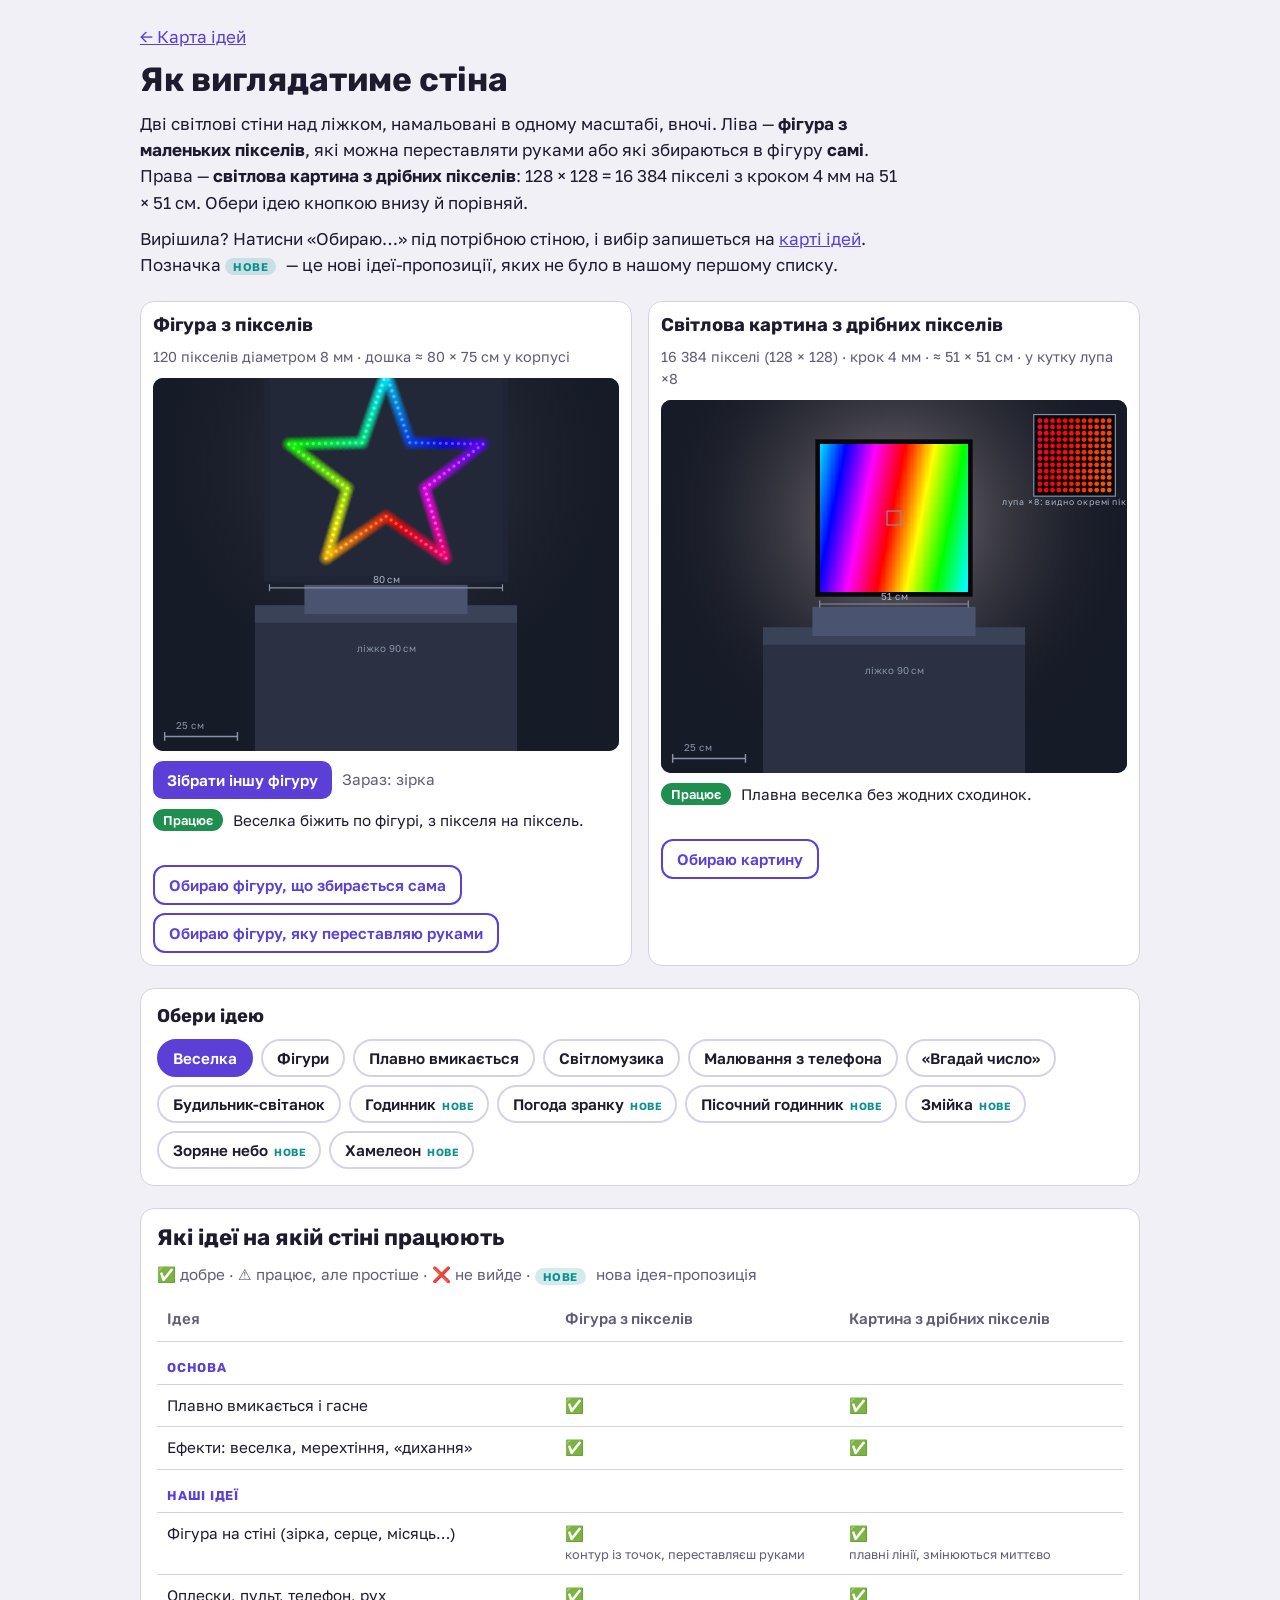
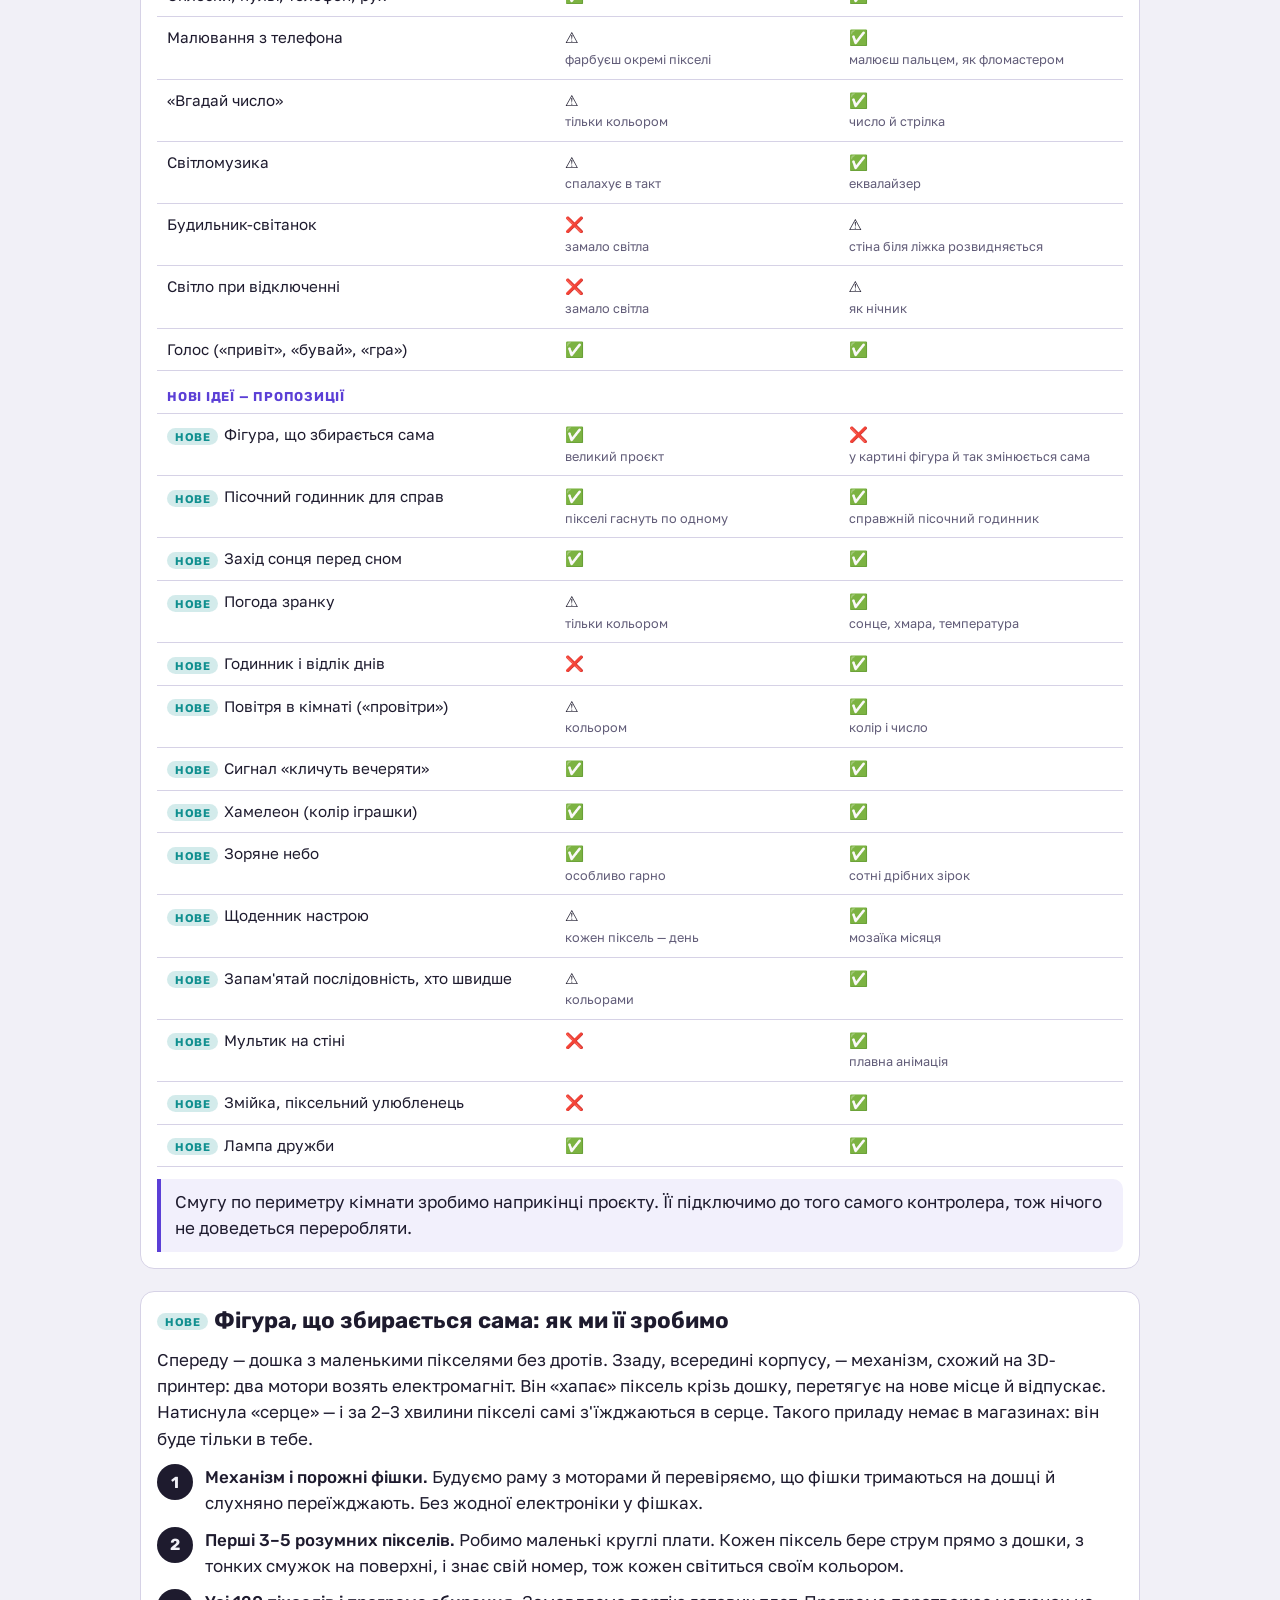
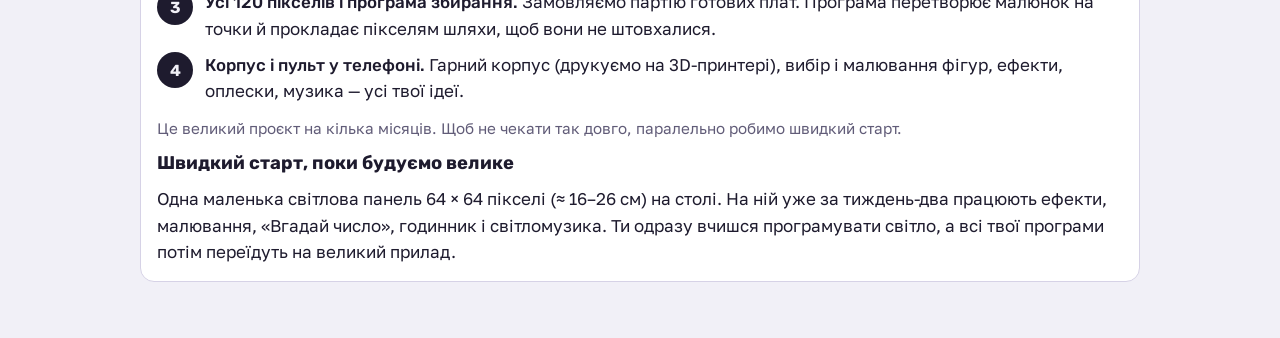
<file: svitlo/stina.html>
<!doctype html>
<html lang="uk">
<head>
<meta charset="utf-8">
<meta name="viewport" content="width=device-width,initial-scale=1,viewport-fit=cover">
<title>Як виглядатиме стіна</title>
<meta name="description" content="Симулятор: фігура з пікселів, що збирається сама, і світлова картина з дрібних пікселів 51 × 51 см. Порівнюємо, які ідеї де працюють.">
<link rel="preconnect" href="https://fonts.googleapis.com">
<link rel="stylesheet" href="https://fonts.googleapis.com/css2?family=Rubik:wght@500;700&family=Golos+Text:wght@400;600&display=swap">
<style>
/* Layout: дві «стіни» поруч (на телефоні одна під одною), кнопки ідей, таблиця, план великого проєкту */
:root{
  --bg:#f1f0f7; --paper:#ffffff; --ink:#1e1b2e; --mut:#615c78; --line:#d6d2e6;
  --ok:#1f8f50; --part:#b47b00; --no:#c23b3b; --accent:#5b3fd6; --new:#0f8f8f;
  --display:"Rubik",system-ui,sans-serif; --body:"Golos Text",system-ui,sans-serif;
}
@media (prefers-color-scheme: dark){:root{
  --bg:#13111c; --paper:#1d1a29; --ink:#ece9f7; --mut:#a49fbc; --line:#332e47;
  --ok:#3cbf75; --part:#f0b429; --no:#ef6262; --accent:#9d87ff; --new:#3fd0c9; color-scheme:dark}}
*{box-sizing:border-box}
[hidden]{display:none!important}
body{margin:0;background:var(--bg);color:var(--ink);font:17px/1.55 var(--body);
  padding-left:max(16px,env(safe-area-inset-left,0px));padding-right:max(16px,env(safe-area-inset-right,0px));padding-block:24px 56px}
main{max-width:1000px;margin:0 auto;display:grid;gap:22px}
h1,h2,h3{font-family:var(--display);line-height:1.2;margin:0;text-wrap:balance}
h1{font-size:2.1rem}h2{font-size:1.4rem}h3{font-size:1.15rem}
p{margin:0}
a{color:var(--accent)}
header{display:grid;gap:10px;max-width:760px}
.walls{display:grid;grid-template-columns:repeat(2,minmax(0,1fr));gap:16px}
.wall{background:var(--paper);border:1px solid var(--line);border-radius:14px;padding:12px;display:grid;gap:10px;min-width:0;align-content:start}
.wall h2{font-size:1.15rem}
.wall .sub{color:var(--mut);font-size:.9rem}
canvas{width:100%;aspect-ratio:160/128;display:block;border-radius:10px;touch-action:none;background:#141824}
.verdict{display:flex;gap:10px;align-items:flex-start;font-size:.95rem;min-height:3em}
.chip{flex:0 0 auto;font:600 .8rem var(--body);padding:3px 10px;border-radius:99px;color:#fff}
.chip.ok{background:var(--ok)}.chip.part{background:var(--part);color:#1e1b2e}.chip.no{background:var(--no)}
.picks{display:flex;flex-wrap:wrap;gap:8px}
.pick{font:600 .95rem var(--body);border:2px solid var(--accent);background:transparent;color:var(--accent);border-radius:12px;padding:9px 14px;cursor:pointer}
.pick[aria-pressed="true"]{background:var(--accent);color:#fff}
.pick[aria-pressed="true"]::after{content:" ✓";}
.demos{display:flex;flex-wrap:wrap;gap:8px}
.demos button{font:600 .95rem var(--body);border:2px solid var(--line);background:var(--paper);color:var(--ink);border-radius:99px;padding:8px 14px;cursor:pointer}
.demos button[aria-pressed="true"]{background:var(--accent);border-color:var(--accent);color:#fff}
.demos button .nb{font:700 .65rem var(--body);letter-spacing:.05em;text-transform:uppercase;color:var(--new);margin-left:6px}
.demos button[aria-pressed="true"] .nb{color:#fff}
button:focus-visible,input:focus-visible{outline:3px solid var(--accent);outline-offset:2px}
.panel{background:var(--paper);border:1px solid var(--line);border-radius:14px;padding:16px;display:grid;gap:12px}
.tools{display:flex;flex-wrap:wrap;gap:10px;align-items:center}
.sw{width:34px;height:34px;border-radius:50%;border:3px solid transparent;cursor:pointer}
.sw[aria-pressed="true"]{border-color:var(--ink)}
.btn{font:600 .95rem var(--body);border:0;border-radius:10px;padding:10px 14px;background:var(--accent);color:#fff;cursor:pointer}
.btn.ghost{background:transparent;color:var(--ink);border:1px solid var(--line)}
.btn:disabled{opacity:.5;cursor:default}
.tools input[type=number]{font:1.1rem var(--body);width:90px;padding:8px 10px;border:1px solid var(--line);border-radius:10px;background:var(--bg);color:var(--ink)}
.tools input[type=color]{width:56px;height:40px;border:0;background:none;padding:0}
.hint{color:var(--mut);font-size:.95rem}
.newtag{display:inline-block;font:700 .7rem var(--body);letter-spacing:.05em;text-transform:uppercase;padding:2px 8px;border-radius:99px;background:color-mix(in srgb,var(--new) 18%,transparent);color:var(--new);vertical-align:middle;margin-right:6px}
.table-wrap{overflow-x:auto}
table{border-collapse:collapse;width:100%;font-size:.95rem}
th,td{text-align:left;padding:9px 10px;border-bottom:1px solid var(--line);vertical-align:top}
th{font-family:var(--display);font-weight:500;color:var(--mut)}
td.g{font:700 .8rem var(--display);letter-spacing:.06em;text-transform:uppercase;color:var(--accent);padding-top:18px}
.m{white-space:nowrap;font-weight:600}
td small{display:block;color:var(--mut);font-weight:400}
.note{border-left:4px solid var(--accent);padding:10px 14px;background:color-mix(in srgb,var(--accent) 8%,var(--paper));border-radius:0 10px 10px 0}
.stages{display:grid;gap:10px;margin:0;padding:0;list-style:none;counter-reset:st}
.stages li{display:grid;grid-template-columns:36px 1fr;gap:12px;align-items:start}
.stages li::before{counter-increment:st;content:counter(st);width:36px;height:36px;border-radius:50%;background:var(--ink);color:var(--bg);display:grid;place-items:center;font:700 1rem var(--display)}
.stages b{font-family:var(--display);font-weight:500}
@media (max-width:700px){.walls{grid-template-columns:1fr}}
</style>
</head>
<body>
<main>
<header>
  <a href="karta-idei.html">← Карта ідей</a>
  <h1>Як виглядатиме стіна</h1>
  <p>Дві світлові стіни над ліжком, намальовані в одному масштабі, вночі. Ліва — <b>фігура з маленьких пікселів</b>, які можна переставляти руками або які збираються в фігуру <b>самі</b>. Права — <b>світлова картина з дрібних пікселів</b>: 128 × 128 = 16 384 пікселі з кроком 4 мм на 51 × 51 см. Обери ідею кнопкою внизу й порівняй.</p>
  <p>Вирішила? Натисни «Обираю…» під потрібною стіною, і вибір запишеться на <a href="karta-idei.html">карті ідей</a>. Позначка <span class="newtag">нове</span> — це нові ідеї-пропозиції, яких не було в нашому першому списку.</p>
</header>

<div class="walls">
  <section class="wall">
    <h2>Фігура з пікселів</h2>
    <div class="sub">120 пікселів діаметром 8 мм · дошка ≈ 80 × 75 см у корпусі</div>
    <canvas id="cvF" aria-label="Стіна з фігурою з пікселів"></canvas>
    <div class="tools">
      <button class="btn" id="assemble" type="button">Зібрати іншу фігуру</button>
      <span class="hint" id="asmMsg">Зараз: зірка</span>
    </div>
    <div class="verdict" id="vF" aria-live="polite"></div>
    <div class="picks">
      <button class="pick" type="button" data-pick="Фігура, що збирається сама">Обираю фігуру, що збирається сама</button>
      <button class="pick" type="button" data-pick="Фігура з пікселів, яку переставляю руками">Обираю фігуру, яку переставляю руками</button>
    </div>
  </section>
  <section class="wall">
    <h2>Світлова картина з дрібних пікселів</h2>
    <div class="sub">16 384 пікселі (128 × 128) · крок 4 мм · ≈ 51 × 51 см · у кутку лупа ×8</div>
    <canvas id="cvM" aria-label="Стіна зі світловою картиною"></canvas>
    <div class="verdict" id="vM" aria-live="polite"></div>
    <div class="picks">
      <button class="pick" type="button" data-pick="Світлова картина з дрібних пікселів">Обираю картину</button>
    </div>
  </section>
</div>

<section class="panel">
  <h3>Обери ідею</h3>
  <div class="demos" id="demos" role="group" aria-label="Ідеї для показу"></div>
  <div class="tools" id="tDraw" hidden>
    <span class="hint">Малюй пальцем по картині або торкайся пікселів фігури:</span>
    <span id="palette" class="tools"></span>
    <button class="btn ghost" id="clear" type="button">Очистити</button>
  </div>
  <div class="tools" id="tGuess" hidden>
    <label for="guess" class="hint">Світло загадало число від 1 до 99. Твоє число:</label>
    <input type="number" id="guess" min="1" max="99" inputmode="numeric">
    <button class="btn" id="check" type="button">Перевірити</button>
    <button class="btn ghost" id="newGame" type="button">Нова гра</button>
    <span id="guessMsg" class="hint"></span>
  </div>
  <div class="tools" id="tColor" hidden>
    <label for="cham" class="hint">Колір іграшки, яку піднесли до датчика:</label>
    <input type="color" id="cham" value="#ff4fa3">
  </div>
</section>

<section class="panel">
  <h2>Які ідеї на якій стіні працюють</h2>
  <p class="hint">✅ добре · ⚠️ працює, але простіше · ❌ не вийде · <span class="newtag">нове</span> нова ідея-пропозиція</p>
  <div class="table-wrap"><table>
    <thead><tr><th>Ідея</th><th>Фігура з пікселів</th><th>Картина з дрібних пікселів</th></tr></thead>
    <tbody id="tbl"></tbody>
  </table></div>
  <p class="note">Смугу по периметру кімнати зробимо наприкінці проєкту. Її підключимо до того самого контролера, тож нічого не доведеться переробляти.</p>
</section>

<section class="panel">
  <h2><span class="newtag">нове</span>Фігура, що збирається сама: як ми її зробимо</h2>
  <p>Спереду — дошка з маленькими пікселями без дротів. Ззаду, всередині корпусу, — механізм, схожий на 3D-принтер: два мотори возять електромагніт. Він «хапає» піксель крізь дошку, перетягує на нове місце й відпускає. Натиснула «серце» — і за 2–3 хвилини пікселі самі з'їжджаються в серце. Такого приладу немає в магазинах: він буде тільки в тебе.</p>
  <ol class="stages">
    <li><div><b>Механізм і порожні фішки.</b> Будуємо раму з моторами й перевіряємо, що фішки тримаються на дошці й слухняно переїжджають. Без жодної електроніки у фішках.</div></li>
    <li><div><b>Перші 3–5 розумних пікселів.</b> Робимо маленькі круглі плати. Кожен піксель бере струм прямо з дошки, з тонких смужок на поверхні, і знає свій номер, тож кожен світиться своїм кольором.</div></li>
    <li><div><b>Усі 120 пікселів і програма збирання.</b> Замовляємо партію готових плат. Програма перетворює малюнок на точки й прокладає пікселям шляхи, щоб вони не штовхалися.</div></li>
    <li><div><b>Корпус і пульт у телефоні.</b> Гарний корпус (друкуємо на 3D-принтері), вибір і малювання фігур, ефекти, оплески, музика — усі твої ідеї.</div></li>
  </ol>
  <p class="hint">Це великий проєкт на кілька місяців. Щоб не чекати так довго, паралельно робимо швидкий старт.</p>
  <h3>Швидкий старт, поки будуємо велике</h3>
  <p>Одна маленька світлова панель 64 × 64 пікселі (≈ 16–26 см) на столі. На ній уже за тиждень-два працюють ефекти, малювання, «Вгадай число», годинник і світломузика. Ти одразу вчишся програмувати світло, а всі твої програми потім переїдуть на великий прилад.</p>
</section>
</main>

<script>
(function(){
// ---------- сцена (сантиметри) ----------
const CW=160,CH=128,BED_TOP=78;
const SCR={px:128,size:51};SCR.x0=(CW-SCR.size)/2;SCR.y0=BED_TOP-12-SCR.size;
const BOARD={w:80,h:75};BOARD.x0=(CW-BOARD.w)/2;BOARD.y0=BED_TOP-10-BOARD.h;
const FC={x:CW/2,y:BOARD.y0+BOARD.h/2};
const NPX=120;

function hsl(h,s,l){h=((h%360)+360)%360/360;const q=l<.5?l*(1+s):l+s-l*s,p=2*l-q;
  const f=t=>{if(t<0)t+=1;if(t>1)t-=1;if(t<1/6)return p+(q-p)*6*t;if(t<1/2)return q;if(t<2/3)return p+(q-p)*(2/3-t)*6;return p;};
  return [f(h+1/3)*255,f(h)*255,f(h-1/3)*255];}
function hex(h){const n=parseInt(h.slice(1),16);return [(n>>16)&255,(n>>8)&255,n&255];}
function mul(c,k){return [c[0]*k,c[1]*k,c[2]*k];}
function lerp(a,b,t){return [a[0]+(b[0]-a[0])*t,a[1]+(b[1]-a[1])*t,a[2]+(b[2]-a[2])*t];}
function rgb(c){return 'rgb('+c.map(v=>Math.round(Math.max(0,Math.min(255,v)))).join(',')+')';}

// ---------- контури фігур (см від центру) ----------
function samplePoly(v,n){const seg=[];let L=0;for(let i=0;i<v.length;i++){const a=v[i],b=v[(i+1)%v.length],d=Math.hypot(b[0]-a[0],b[1]-a[1]);seg.push([a,b,d]);L+=d;}
  const out=[],step=L/n;let acc=0,si=0;
  for(let k=0;k<n;k++){const target=k*step;while(acc+seg[si][2]<target){acc+=seg[si][2];si++;}const [a,b,d]=seg[si],t=(target-acc)/d;out.push([a[0]+(b[0]-a[0])*t,a[1]+(b[1]-a[1])*t]);}
  return out;}
const OUTL={
  'зірка':(()=>{const v=[];for(let i=0;i<10;i++){const r=i%2?14:35,a=-Math.PI/2+i*Math.PI/5;v.push([Math.cos(a)*r,Math.sin(a)*r+3]);}return v;})(),
  'серце':(()=>{const v=[];for(let i=0;i<160;i++){const t=i/160*2*Math.PI;v.push([2.1*16*Math.pow(Math.sin(t),3),-2.1*(13*Math.cos(t)-5*Math.cos(2*t)-2*Math.cos(3*t)-Math.cos(4*t))-2]);}return v;})(),
  'місяць':(()=>{const v=[],R=Math.PI/180;for(let i=0;i<=40;i++){const a=(-53.8-i*252.4/40)*R;v.push([32*Math.cos(a)-4,32*Math.sin(a)]);}
    for(let i=1;i<30;i++){const a=(83.6+i*192.8/30)*R;v.push([16+26*Math.cos(a)-4,26*Math.sin(a)]);}return v;})()
};
const NAMES=Object.keys(OUTL);
let shapeIdx=0;
function targetsFor(name){return samplePoly(OUTL[name],NPX).map(p=>[FC.x+p[0],FC.y+p[1]]);}

// ---------- фігура з пікселів ----------
const F={pos:targetsFor(NAMES[0]),buf:[],draw:Array(NPX).fill(null)};
F.buf=F.pos.map(()=>[0,0,0]);
const asm={on:false,from:null,to:null,i:0,t:0,dur:.09};
function startAssemble(){if(asm.on)return;shapeIdx=(shapeIdx+1)%NAMES.length;asm.on=true;asm.to=targetsFor(NAMES[shapeIdx]);asm.from=F.pos.map(p=>p.slice());asm.i=0;asm.t=0;
  document.getElementById('assemble').disabled=true;}
function stepAssemble(dt){if(!asm.on)return;asm.t+=dt;
  while(asm.t>=asm.dur&&asm.i<NPX){F.pos[asm.i]=asm.to[asm.i].slice();asm.i++;asm.t-=asm.dur;}
  if(asm.i<NPX){const k=asm.t/asm.dur,e=k<.5?2*k*k:1-Math.pow(-2*k+2,2)/2;F.pos[asm.i]=[asm.from[asm.i][0]+(asm.to[asm.i][0]-asm.from[asm.i][0])*e,asm.from[asm.i][1]+(asm.to[asm.i][1]-asm.from[asm.i][1])*e];
    document.getElementById('asmMsg').textContent='Збираю «'+NAMES[shapeIdx]+'»: '+asm.i+' з '+NPX+' пікселів (насправді це триває 2–3 хвилини)';}
  else{asm.on=false;document.getElementById('assemble').disabled=false;document.getElementById('asmMsg').textContent='Зараз: '+NAMES[shapeIdx];}}

// ---------- світлова картина (буфер 128 × 128) ----------
const oc=document.createElement('canvas');oc.width=oc.height=SCR.px;const o=oc.getContext('2d');
const dc=document.createElement('canvas');dc.width=dc.height=SCR.px;const dctx=dc.getContext('2d');
let img=o.createImageData(SCR.px,SCR.px);
function black(){o.globalAlpha=1;o.shadowBlur=0;o.fillStyle='#000';o.fillRect(0,0,SCR.px,SCR.px);}
const STARS=Array.from({length:260},(_,i)=>({x:(Math.sin(i*91.7)*.5+.5)*128,y:(Math.sin(i*47.3+1)*.5+.5)*128,p:(i*2.39)%6.28,s:.7+(i%7)/6,r:i%9===0?1.4:.7}));
function shapePath(name,cx,cy,sc){const v=OUTL[name];o.beginPath();v.forEach((p,i)=>{const x=cx+p[0]*sc,y=cy+p[1]*sc;i?o.lineTo(x,y):o.moveTo(x,y);});o.closePath();}

// ---------- гра і стани ----------
let secret=1+Math.floor(Math.random()*99),lastGuess=null,result=null;
const snake={body:[[8,16],[7,16],[6,16]],apple:[22,16],t:0};
function stepSnake(dt){snake.t+=dt;if(snake.t<.12)return;snake.t=0;const N=32,h=snake.body[0],a=snake.apple;
  const opts=[[1,0],[-1,0],[0,1],[0,-1]].sort((p,q)=>(Math.abs(h[0]+p[0]-a[0])+Math.abs(h[1]+p[1]-a[1]))-(Math.abs(h[0]+q[0]-a[0])+Math.abs(h[1]+q[1]-a[1])));
  let nx=null;for(const d of opts){const c=[(h[0]+d[0]+N)%N,(h[1]+d[1]+N)%N];if(!snake.body.some(b=>b[0]===c[0]&&b[1]===c[1])){nx=c;break;}}
  if(!nx||snake.body.length>60){snake.body=[[8,16],[7,16],[6,16]];return;}
  snake.body.unshift(nx);if(nx[0]===a[0]&&nx[1]===a[1]){do{snake.apple=[Math.floor(Math.random()*N),Math.floor(Math.random()*N)];}while(snake.body.some(b=>b[0]===snake.apple[0]&&b[1]===snake.apple[1]));}else snake.body.pop();}
let chamColor=hex('#ff4fa3'),drawColor=[255,59,59];
const seeds=Array.from({length:NPX},(_,i)=>({p:(i*2.39)%6.28,s:.7+(i%7)/6}));

// ---------- ідеї (nw: нова ідея-пропозиція) ----------
const DEMOS=[
 {id:'rainbow',t:'Веселка',
  fig:(t)=>F.buf.forEach((_,i)=>F.buf[i]=hsl(i/NPX*360+t*90,1,.5)),
  scr:(t)=>{const d=img.data;for(let y=0;y<128;y++)for(let x=0;x<128;x++){const c=hsl(x/128*300+y/128*60+t*90,1,.5),k=(y*128+x)*4;d[k]=c[0];d[k+1]=c[1];d[k+2]=c[2];d[k+3]=255;}o.putImageData(img,0,0);},
  v:{F:['ok','Веселка біжить по фігурі, з пікселя на піксель.'],M:['ok','Плавна веселка без жодних сходинок.']}},
 {id:'shapes',t:'Фігури',
  fig:(t)=>F.buf.forEach((_,i)=>F.buf[i]=hsl(i/NPX*360+t*60,1,.55)),
  scr:(t)=>{black();const n=NAMES[Math.floor(t/3)%NAMES.length];o.lineWidth=3;o.lineJoin='round';o.shadowColor='#ff5fb0';o.shadowBlur=10;
    const g=o.createLinearGradient(0,0,128,128);g.addColorStop(0,'#ff5fb0');g.addColorStop(1,'#7a6bff');o.strokeStyle=g;shapePath(n,64,64,1.45);o.stroke();o.shadowBlur=0;},
  v:{F:['ok','Контур із 120 світлових точок. Змінюється руками або збирається сам — натисни «Зібрати іншу фігуру».'],M:['ok','Будь-яка фігура плавними лініями, міняється миттєво: зірка, серце, місяць по черзі.']}},
 {id:'fade',t:'Плавно вмикається',
  fig:(t)=>{const b=(1-Math.cos(t*1.3))/2;F.buf.forEach((_,i)=>F.buf[i]=mul([255,170,90],b));},
  scr:(t)=>{const b=(1-Math.cos(t*1.3))/2;black();o.fillStyle=rgb(mul([255,170,90],b));o.fillRect(0,0,128,128);},
  v:{F:['ok','Уся фігура плавно розгоряється і гасне.'],M:['ok','Картина плавно розгоряється і гасне.']}},
 {id:'music',t:'Світломузика',
  fig:(t)=>{const bass=Math.exp(-((t%.5)*7)),c=hsl(t*40,1,.5);F.buf.forEach((_,i)=>F.buf[i]=mul(c,.15+.85*bass));},
  scr:(t)=>{black();const bass=Math.exp(-((t%.5)*7));for(let b=0;b<32;b++){const lv=Math.max(0,Math.min(1,bass*(1-b/40)+.35*(.5+.5*Math.sin(t*(3+b*.4)+b*1.3))));const h=lv*124;
    const g=o.createLinearGradient(0,128,0,0);g.addColorStop(0,rgb(hsl(260-b*7,1,.5)));g.addColorStop(1,rgb(hsl(320-b*7,1,.65)));o.fillStyle=g;o.fillRect(b*4+.5,128-h,3,h);}},
  v:{F:['part','Уся фігура спалахує на кожен удар і міняє колір.'],M:['ok','Тонкі стовпчики еквалайзера стрибають у такт: баси зліва, високі справа.']}},
 {id:'draw',t:'Малювання з телефона',tools:'tDraw',
  fig:()=>F.buf.forEach((_,i)=>F.buf[i]=F.draw[i]||[0,0,0]),
  scr:()=>{black();o.drawImage(dc,0,0);},
  v:{F:['part','Можна фарбувати окремі пікселі фігури, але картинку не намалюєш.'],M:['ok','Малюєш пальцем плавні лінії, як фломастером. Спробуй!']}},
 {id:'guess',t:'«Вгадай число»',tools:'tGuess',
  fig:(t)=>{if(result==='ok'){F.buf.forEach((_,i)=>F.buf[i]=hsl(i/NPX*360+t*200,1,.5));return;}const c=result==='more'?[60,120,255]:result==='less'?[255,60,60]:[0,0,0];F.buf.forEach((_,i)=>F.buf[i]=mul(c,.6+.4*Math.sin(t*6)));},
  scr:(t)=>{black();if(result==='ok'){const g=o.createConicGradient?o.createConicGradient(t*3,64,64):null;if(g){for(let i=0;i<=6;i++)g.addColorStop(i/6,rgb(hsl(i*60,1,.5)));o.fillStyle=g;}else o.fillStyle='#ff5fb0';o.fillRect(0,0,128,128);
      o.fillStyle='#fff';o.font='700 30px Rubik,sans-serif';o.textAlign='center';o.textBaseline='middle';o.fillText('УРА!',64,64);return;}
    o.textAlign='center';o.textBaseline='middle';o.fillStyle='#fff';o.font='700 44px Rubik,sans-serif';if(lastGuess!==null)o.fillText(String(lastGuess),64,36);
    if(result){const up=result==='more';o.fillStyle=up?'#3c78ff':'#ff3c3c';o.beginPath();if(up){o.moveTo(64,70);o.lineTo(90,98);o.lineTo(74,98);o.lineTo(74,120);o.lineTo(54,120);o.lineTo(54,98);o.lineTo(38,98);}
      else{o.moveTo(64,122);o.lineTo(90,94);o.lineTo(74,94);o.lineTo(74,72);o.lineTo(54,72);o.lineTo(54,94);o.lineTo(38,94);}o.closePath();o.fill();}
    else{o.fillStyle='#9aa3c0';o.font='600 13px "Golos Text",sans-serif';o.fillText('Введи число внизу',64,90);}},
  v:{F:['part','Відповідає тільки кольором: синій — загадане число більше, червоний — менше, веселка — вгадала.'],M:['ok','Показує твоє число й стрілку: вгору — загадане більше, вниз — менше.']}},
 {id:'sunrise',t:'Будильник-світанок',
  fig:(t)=>{const c=sunCol(t);F.buf.forEach((_,i)=>F.buf[i]=c);},
  scr:(t)=>{const p=Math.min(1,(t%16)/12),g=o.createLinearGradient(0,128,0,0);g.addColorStop(0,rgb(sunCol(t)));g.addColorStop(1,rgb(mul(sunCol(t),.25+.5*p)));o.fillStyle=g;o.fillRect(0,0,128,128);},
  v:{F:['no','120 крихітних пікселів дають замало світла, щоб розвиднілось.'],M:['part','Стіна біля ліжка м\'яко розвидняється. Усю кімнату освітить пізніше смуга.']}},
 {id:'clock',t:'Годинник',nw:true,
  fig:()=>F.buf.forEach((_,i)=>F.buf[i]=[0,0,0]),
  scr:()=>{black();const d=new Date(),hh=String(d.getHours()).padStart(2,'0'),mm=String(d.getMinutes()).padStart(2,'0');
    o.textAlign='center';o.textBaseline='middle';o.font='700 42px Rubik,sans-serif';o.fillStyle='#ffb050';o.fillText(hh+':'+mm,64,56);
    o.fillStyle='#5ac8ff';o.fillRect(14,92,100*d.getSeconds()/59,4);o.font='600 12px "Golos Text",sans-serif';o.fillStyle='#9aa3c0';o.fillText(['неділя','понеділок','вівторок','середа','четвер','пʼятниця','субота'][d.getDay()],64,112);},
  v:{F:['no','Цифри з контуру не складеш.'],M:['ok','Великий годинник зі справжнім часом і днем тижня.']}},
 {id:'weather',t:'Погода зранку',nw:true,
  fig:(t)=>{const sun=Math.floor(t/4)%2===0;F.buf.forEach((_,i)=>F.buf[i]=sun?[255,190,40]:mul([60,110,255],.6+.4*Math.sin(t*5+i)));},
  scr:(t)=>{black();const sun=Math.floor(t/4)%2===0;
    if(sun){const g=o.createRadialGradient(64,58,4,64,58,30);g.addColorStop(0,'#fff3a0');g.addColorStop(1,'#ffb000');o.fillStyle=g;o.beginPath();o.arc(64,58,24,0,7);o.fill();
      o.strokeStyle='#ffb000';o.lineWidth=3;o.lineCap='round';for(let i=0;i<12;i++){const a=i*Math.PI/6+t*.4;o.beginPath();o.moveTo(64+Math.cos(a)*32,58+Math.sin(a)*32);o.lineTo(64+Math.cos(a)*42,58+Math.sin(a)*42);o.stroke();}}
    else{o.fillStyle='#b8c2d8';[[46,52,16],[64,44,20],[84,52,16],[64,58,18]].forEach(c=>{o.beginPath();o.arc(c[0],c[1],c[2],0,7);o.fill();});
      o.strokeStyle='#4a8cff';o.lineWidth=2.5;o.lineCap='round';for(let k=0;k<9;k++){const x=36+k*7,y=78+((t*60+k*13)%40);o.beginPath();o.moveTo(x,y);o.lineTo(x-3,y+8);o.stroke();}}
    o.fillStyle='#fff';o.font='700 16px Rubik,sans-serif';o.textAlign='center';o.fillText(sun?'+3°':'+1°',64,120);},
  v:{F:['part','Тільки кольором: жовтий — сонце, синій — дощ.'],M:['ok','Малює сонце з променями або хмару з дощем і температуру.']}},
 {id:'hourglass',t:'Пісочний годинник',nw:true,
  fig:(t)=>{const p=(t%20)/20,c=hsl(120*(1-p),1,.5),lit=Math.round(NPX*(1-p));F.buf.forEach((_,i)=>F.buf[i]=i<lit?c:[0,0,0]);},
  scr:(t)=>{black();const p=(t%20)/20,c=rgb(hsl(120*(1-p),1,.5));o.save();o.beginPath();o.moveTo(34,12);o.lineTo(94,12);o.lineTo(68,64);o.lineTo(94,116);o.lineTo(34,116);o.lineTo(60,64);o.closePath();o.clip();
    o.fillStyle=c;const top=52*(1-p);o.fillRect(0,64-top,128,top);const bot=52*p;o.fillRect(0,116-bot,128,bot);o.fillRect(63,64,2,52);o.restore();
    o.strokeStyle='#9aa3c0';o.lineWidth=1.5;o.beginPath();o.moveTo(34,12);o.lineTo(94,12);o.lineTo(68,64);o.lineTo(94,116);o.lineTo(34,116);o.lineTo(60,64);o.closePath();o.stroke();},
  v:{F:['ok','Пікселі гаснуть по одному, а колір іде від зеленого до червоного.'],M:['ok','Справжній пісочний годинник: пісок пересипається вниз.']}},
 {id:'snake',t:'Змійка',nw:true,
  fig:()=>F.buf.forEach((_,i)=>F.buf[i]=[0,0,0]),
  scr:(t,dt)=>{black();stepSnake(dt);snake.body.forEach((p,i)=>{o.fillStyle=i?'#28c85a':'#b4ff78';o.beginPath();o.arc(p[0]*4+2,p[1]*4+2,1.9,0,7);o.fill();});o.fillStyle='#ff3030';o.beginPath();o.arc(snake.apple[0]*4+2,snake.apple[1]*4+2,2,0,7);o.fill();},
  v:{F:['no','Для ігор потрібна вся площа, а фігура — лише контур.'],M:['ok','Справжня гра на стіні, телефон — як джойстик. Тут змійка грає сама.']}},
 {id:'stars',t:'Зоряне небо',nw:true,
  fig:(t)=>F.buf.forEach((_,i)=>{const s=seeds[i],b=Math.pow(Math.max(0,Math.sin(t*s.s+s.p)),6);F.buf[i]=mul([200,215,255],b);}),
  scr:(t)=>{black();STARS.forEach(s=>{const b=Math.pow(Math.max(0,Math.sin(t*s.s+s.p)),4);if(b<.02)return;o.fillStyle='rgba(210,220,255,'+b+')';o.beginPath();o.arc(s.x,s.y,s.r,0,7);o.fill();});
    const m=(t*25)%220-40;o.strokeStyle='rgba(255,255,255,.8)';o.lineWidth=1;o.beginPath();o.moveTo(m,m*.4);o.lineTo(m-14,m*.4-6);o.stroke();},
  v:{F:['ok','Пікселі мерехтять, як зорі. Дуже гарно вночі.'],M:['ok','Сотні дрібних зірок і падаючі метеори.']}},
 {id:'cham',t:'Хамелеон',tools:'tColor',nw:true,
  fig:(t)=>{const b=.65+.35*Math.sin(t*2);F.buf.forEach((_,i)=>F.buf[i]=mul(chamColor,b));},
  scr:(t)=>{const b=.65+.35*Math.sin(t*2);o.fillStyle=rgb(mul(chamColor,b));o.fillRect(0,0,128,128);},
  v:{F:['ok','Фігура стає кольору іграшки.'],M:['ok','Картина стає кольору іграшки.']}}
];
function sunCol(t){const p=Math.min(1,(t%16)/12),st=[[60,0,0],[255,70,10],[255,170,90],[255,225,190]],k=p*3,i0=Math.min(2,Math.floor(k));return mul(lerp(st[i0],st[i0+1],k-i0),.15+.85*p);}

// ---------- малювання сцени ----------
const cvF=document.getElementById('cvF'),cvM=document.getElementById('cvM');
function fit(cv){const w=cv.clientWidth,h=cv.clientHeight,dpr=devicePixelRatio||1;if(cv.width!==Math.round(w*dpr)){cv.width=Math.round(w*dpr);cv.height=Math.round(h*dpr);}
  const ctx=cv.getContext('2d');ctx.setTransform(cv.width/CW,0,0,cv.height/CH,0,0);return ctx;}
function room(ctx,glow,cx,cy){ctx.fillStyle='#161b28';ctx.fillRect(0,0,CW,CH);
  if(glow.k>0){const g=ctx.createRadialGradient(cx,cy,5,cx,cy,90);g.addColorStop(0,'rgba('+glow.c.map(Math.round).join(',')+','+(.55*glow.k)+')');g.addColorStop(1,'rgba(0,0,0,0)');ctx.fillStyle=g;ctx.fillRect(0,0,CW,CH);}
  ctx.fillStyle='#2b3142';ctx.fillRect(35,BED_TOP,90,CH-BED_TOP);ctx.fillStyle='#3a4258';ctx.fillRect(35,BED_TOP,90,6);
  ctx.fillStyle='#4a5370';ctx.fillRect(52,BED_TOP-7,56,10);
  ctx.fillStyle='#8892a8';ctx.font='3.4px "Golos Text",sans-serif';ctx.textAlign='center';ctx.fillText('ліжко 90 см',80,BED_TOP+16);}
function scale(ctx){ctx.strokeStyle='#8892a8';ctx.lineWidth=.5;ctx.beginPath();ctx.moveTo(4,CH-5);ctx.lineTo(29,CH-5);ctx.moveTo(4,CH-6.5);ctx.lineTo(4,CH-3.5);ctx.moveTo(29,CH-6.5);ctx.lineTo(29,CH-3.5);ctx.stroke();
  ctx.fillStyle='#8892a8';ctx.textAlign='left';ctx.font='3.4px "Golos Text",sans-serif';ctx.fillText('25 см',8,CH-7.5);}
function dim(ctx,x,y,w,label){ctx.strokeStyle='#8892a8';ctx.lineWidth=.4;ctx.beginPath();ctx.moveTo(x,y);ctx.lineTo(x+w,y);ctx.moveTo(x,y-1.2);ctx.lineTo(x,y+1.2);ctx.moveTo(x+w,y-1.2);ctx.lineTo(x+w,y+1.2);ctx.stroke();
  ctx.fillStyle='#aab3c7';ctx.textAlign='center';ctx.font='3.4px "Golos Text",sans-serif';ctx.fillText(label,x+w/2,y-1.5);}
function glowOf(cols,weight){let s=[0,0,0];cols.forEach(c=>{s[0]+=c[0];s[1]+=c[1];s[2]+=c[2];});const tot=(s[0]+s[1]+s[2])/765;
  const c=tot>0?[s[0],s[1],s[2]].map(v=>Math.min(255,v/tot)):[0,0,0];return {c,k:Math.min(1,tot*weight)};}
function drawFigure(){const ctx=fit(cvF);room(ctx,glowOf(F.buf,1/220),FC.x,FC.y);
  ctx.fillStyle='#202536';ctx.fillRect(BOARD.x0-2,BOARD.y0-2,BOARD.w+4,BOARD.h+4);ctx.fillStyle='#232838';ctx.fillRect(BOARD.x0,BOARD.y0,BOARD.w,BOARD.h);
  if(asm.on&&asm.i<NPX){const p=F.pos[asm.i];ctx.strokeStyle='rgba(157,135,255,.7)';ctx.lineWidth=.5;ctx.setLineDash([1,1]);ctx.beginPath();ctx.arc(p[0],p[1],3.2,0,7);ctx.stroke();ctx.setLineDash([]);
    ctx.strokeStyle='rgba(157,135,255,.25)';ctx.beginPath();ctx.moveTo(BOARD.x0,p[1]);ctx.lineTo(BOARD.x0+BOARD.w,p[1]);ctx.moveTo(p[0],BOARD.y0);ctx.lineTo(p[0],BOARD.y0+BOARD.h);ctx.stroke();}
  F.buf.forEach((col,i)=>{const p=F.pos[i],on=col[0]+col[1]+col[2]>6;
    if(on){const cs=col.map(v=>Math.round(Math.min(255,v))).join(','),g=ctx.createRadialGradient(p[0],p[1],0,p[0],p[1],2.8);g.addColorStop(0,'rgba('+cs+',.95)');g.addColorStop(1,'rgba('+cs+',0)');ctx.fillStyle=g;ctx.beginPath();ctx.arc(p[0],p[1],2.8,0,7);ctx.fill();}
    ctx.fillStyle=on?rgb(col.map(v=>v*.6+100)):'#3a4157';ctx.beginPath();ctx.arc(p[0],p[1],.55,0,7);ctx.fill();});
  dim(ctx,BOARD.x0,BOARD.y0+BOARD.h+4,BOARD.w,'80 см');scale(ctx);}
function drawScreen(){const d=o.getImageData(0,0,128,128).data;let s=[0,0,0];for(let k=0;k<d.length;k+=16){s[0]+=d[k];s[1]+=d[k+1];s[2]+=d[k+2];}
  const n=d.length/16,avgL=(s[0]+s[1]+s[2])/(765*n);const c=avgL>0?s.map(v=>Math.min(255,v/(avgL*n))):[0,0,0];
  const ctx=fit(cvM);room(ctx,{c,k:Math.min(1,avgL*1.6)},SCR.x0+SCR.size/2,SCR.y0+SCR.size/2);
  ctx.fillStyle='#07080c';ctx.fillRect(SCR.x0-1.5,SCR.y0-1.5,SCR.size+3,SCR.size+3);
  ctx.imageSmoothingEnabled=false;ctx.drawImage(oc,SCR.x0,SCR.y0,SCR.size,SCR.size);
  // лупа ×8: квадрат 12 × 12 пікселів з центру картини
  const lx=CW-31,ly=6,ls=26;ctx.fillStyle='#07080c';ctx.fillRect(lx-1,ly-1,ls+2,ls+2);
  const zx=58,zy=58,zn=12,cell=ls/zn;for(let y=0;y<zn;y++)for(let x=0;x<zn;x++){const k=((zy+y)*128+zx+x)*4;ctx.fillStyle='rgb('+d[k]+','+d[k+1]+','+d[k+2]+')';ctx.beginPath();ctx.arc(lx+(x+.5)*cell,ly+(y+.5)*cell,cell*.38,0,7);ctx.fill();}
  ctx.strokeStyle='#8892a8';ctx.lineWidth=.4;ctx.strokeRect(lx-1,ly-1,ls+2,ls+2);ctx.strokeRect(SCR.x0+zx/128*SCR.size,SCR.y0+zy/128*SCR.size,zn/128*SCR.size,zn/128*SCR.size);
  ctx.fillStyle='#aab3c7';ctx.font='3px "Golos Text",sans-serif';ctx.textAlign='center';ctx.fillText('лупа ×8: видно окремі пікселі',lx+ls/2,ly+ls+4);
  dim(ctx,SCR.x0,SCR.y0+SCR.size+4,SCR.size,'51 см');scale(ctx);}

// ---------- інтерфейс ----------
let cur=DEMOS[0],t0=performance.now(),last=t0;
const demosEl=document.getElementById('demos');
DEMOS.forEach(d=>{const b=document.createElement('button');b.type='button';b.innerHTML=d.t+(d.nw?'<span class="nb">нове</span>':'');b.setAttribute('aria-pressed',String(d===cur));
  b.addEventListener('click',()=>{cur=d;t0=performance.now();demosEl.querySelectorAll('button').forEach(x=>x.setAttribute('aria-pressed',String(x===b)));ui();});demosEl.appendChild(b);});
function chip(v){return '<span class="chip '+v[0]+'">'+({ok:'Працює',part:'Простіше',no:'Не вийде'})[v[0]]+'</span><span>'+v[1]+'</span>';}
function ui(){['tDraw','tGuess','tColor'].forEach(id=>document.getElementById(id).hidden=cur.tools!==id);
  document.getElementById('vF').innerHTML=chip(cur.v.F);document.getElementById('vM').innerHTML=chip(cur.v.M);}
const PAL=['#ff3b3b','#ff9f1c','#ffe14d','#3ddc84','#36c5f0','#5b6cff','#c86bff','#ffffff'];
const palEl=document.getElementById('palette');
PAL.forEach((c,i)=>{const b=document.createElement('button');b.type='button';b.className='sw';b.style.background=c;b.setAttribute('aria-label','Колір '+c);b.setAttribute('aria-pressed',String(i===0));
  b.addEventListener('click',()=>{drawColor=hex(c);palEl.querySelectorAll('.sw').forEach(x=>x.setAttribute('aria-pressed',String(x===b)));});palEl.appendChild(b);});
document.getElementById('clear').addEventListener('click',()=>{dctx.clearRect(0,0,128,128);F.draw.fill(null);});
function toCm(cv,e){const r=cv.getBoundingClientRect();return [(e.clientX-r.left)/r.width*CW,(e.clientY-r.top)/r.height*CH];}
let painting=false,lastP=null;
function paint(e){if(cur.id!=='draw')return;const [x,y]=toCm(cvM,e);const px=(x-SCR.x0)/SCR.size*128,py=(y-SCR.y0)/SCR.size*128;
  if(px<0||px>128||py<0||py>128){lastP=null;return;}dctx.strokeStyle=dctx.fillStyle=rgb(drawColor);dctx.lineWidth=4;dctx.lineCap='round';
  if(lastP){dctx.beginPath();dctx.moveTo(lastP[0],lastP[1]);dctx.lineTo(px,py);dctx.stroke();}else{dctx.beginPath();dctx.arc(px,py,2,0,7);dctx.fill();}lastP=[px,py];}
cvM.addEventListener('pointerdown',e=>{painting=true;lastP=null;paint(e);});
cvM.addEventListener('pointermove',e=>{if(painting)paint(e);});
['pointerup','pointerleave','pointercancel'].forEach(ev=>cvM.addEventListener(ev,()=>{painting=false;lastP=null;}));
cvF.addEventListener('click',e=>{if(cur.id!=='draw')return;const [x,y]=toCm(cvF,e);let bi=-1,bd=4;
  F.pos.forEach((p,i)=>{const d=Math.hypot(p[0]-x,p[1]-y);if(d<bd){bd=d;bi=i;}});if(bi>=0)F.draw[bi]=F.draw[bi]&&F.draw[bi].join()===drawColor.join()?null:drawColor;});
const msg=document.getElementById('guessMsg');
document.getElementById('check').addEventListener('click',()=>{const g=parseInt(document.getElementById('guess').value,10);
  if(!(g>=1&&g<=99)){msg.textContent='Впиши число від 1 до 99.';return;}
  lastGuess=g;result=secret>g?'more':secret<g?'less':'ok';
  msg.textContent=result==='more'?'Загадане число більше.':result==='less'?'Загадане число менше.':'Вгадала! Це '+secret+'.';});
document.getElementById('newGame').addEventListener('click',()=>{secret=1+Math.floor(Math.random()*99);lastGuess=null;result=null;msg.textContent='Нове число загадане.';});
document.getElementById('cham').addEventListener('input',e=>{chamColor=hex(e.target.value);});
document.getElementById('assemble').addEventListener('click',startAssemble);

// вибір записується на карту ідей (той самий пристрій)
const KEY='karta-idei-v1';
function readSt(){try{return JSON.parse(localStorage.getItem(KEY)||'null')||{};}catch(e){return {};}}
function markPick(){const f=readSt().first||'';document.querySelectorAll('.pick').forEach(b=>b.setAttribute('aria-pressed',String(b.dataset.pick===f)));}
document.querySelectorAll('.pick').forEach(b=>b.addEventListener('click',()=>{const st=readSt();st.first=st.first===b.dataset.pick?'':b.dataset.pick;try{localStorage.setItem(KEY,JSON.stringify(st));}catch(e){}markPick();}));
markPick();

function frame(now){const t=(now-t0)/1000,dt=Math.min(.1,(now-last)/1000);last=now;
  stepAssemble(dt);cur.fig(t,dt);cur.scr(t,dt);drawFigure();drawScreen();requestAnimationFrame(frame);}
ui();requestAnimationFrame(frame);

// ---------- таблиця ідей (n = нова ідея-пропозиція) ----------
const T=[
 ['Основа'],
 ['Плавно вмикається і гасне','ok','','ok',''],
 ['Ефекти: веселка, мерехтіння, «дихання»','ok','','ok',''],
 ['Наші ідеї'],
 ['Фігура на стіні (зірка, серце, місяць…)','ok','контур із точок, переставляєш руками','ok','плавні лінії, змінюються миттєво'],
 ['Оплески, пульт, телефон, рух','ok','','ok',''],
 ['Малювання з телефона','part','фарбуєш окремі пікселі','ok','малюєш пальцем, як фломастером'],
 ['«Вгадай число»','part','тільки кольором','ok','число й стрілка'],
 ['Світломузика','part','спалахує в такт','ok','еквалайзер'],
 ['Будильник-світанок','no','замало світла','part','стіна біля ліжка розвидняється'],
 ['Світло при відключенні','no','замало світла','part','як нічник'],
 ['Голос («привіт», «бувай», «гра»)','ok','','ok',''],
 ['Нові ідеї — пропозиції'],
 ['Фігура, що збирається сама','ok','великий проєкт','no','у картині фігура й так змінюється сама','n'],
 ['Пісочний годинник для справ','ok','пікселі гаснуть по одному','ok','справжній пісочний годинник','n'],
 ['Захід сонця перед сном','ok','','ok','','n'],
 ['Погода зранку','part','тільки кольором','ok','сонце, хмара, температура','n'],
 ['Годинник і відлік днів','no','','ok','','n'],
 ['Повітря в кімнаті («провітри»)','part','кольором','ok','колір і число','n'],
 ['Сигнал «кличуть вечеряти»','ok','','ok','','n'],
 ['Хамелеон (колір іграшки)','ok','','ok','','n'],
 ['Зоряне небо','ok','особливо гарно','ok','сотні дрібних зірок','n'],
 ['Щоденник настрою','part','кожен піксель — день','ok','мозаїка місяця','n'],
 ['Запам\'ятай послідовність, хто швидше','part','кольорами','ok','','n'],
 ['Мультик на стіні','no','','ok','плавна анімація','n'],
 ['Змійка, піксельний улюбленець','no','','ok','','n'],
 ['Лампа дружби','ok','','ok','','n']
];
const S={ok:'✅',part:'⚠️',no:'❌'};
document.getElementById('tbl').innerHTML=T.map(r=>r.length===1?'<tr><td class="g" colspan="3">'+r[0]+'</td></tr>':
  '<tr><td>'+(r[5]?'<span class="newtag">нове</span>':'')+r[0]+'</td><td><span class="m">'+S[r[1]]+'</span>'+(r[2]?'<small>'+r[2]+'</small>':'')+'</td><td><span class="m">'+S[r[3]]+'</span>'+(r[4]?'<small>'+r[4]+'</small>':'')+'</td></tr>').join('');
})();
</script>
</body>
</html>
</file>
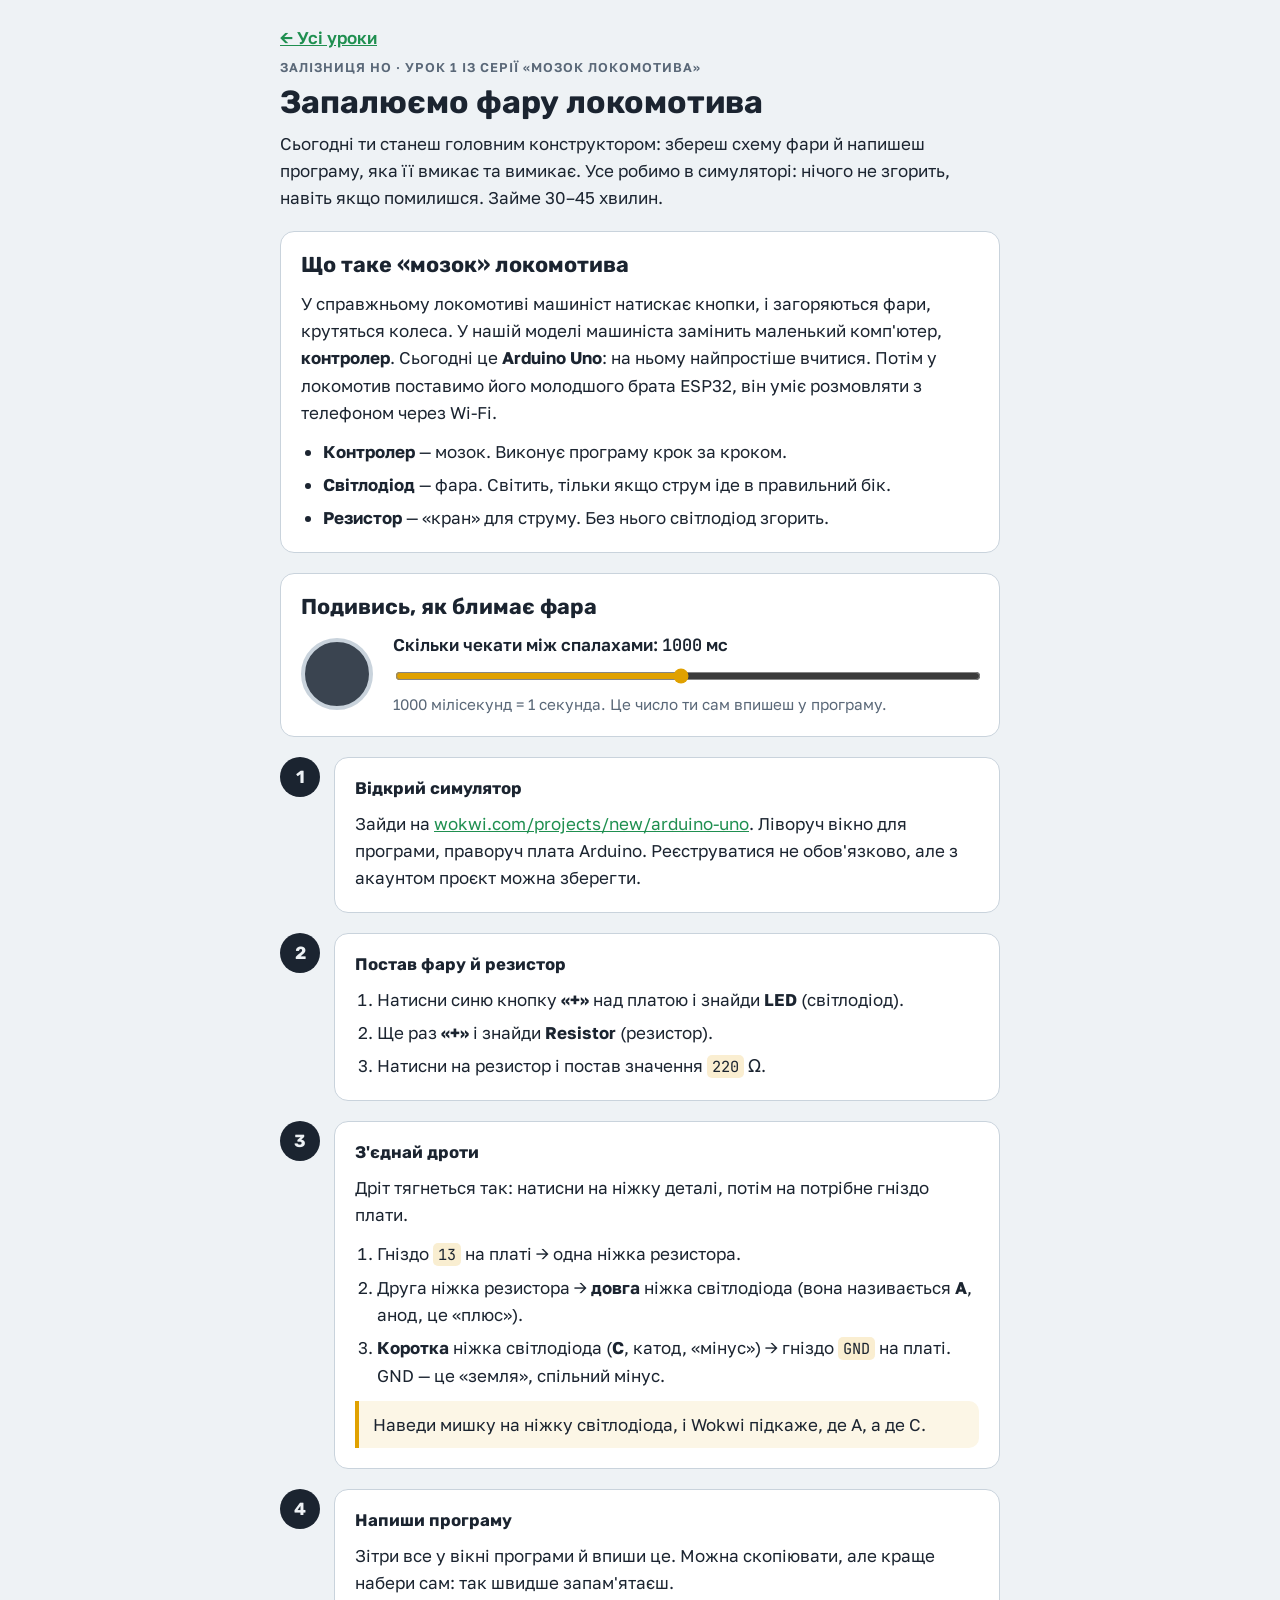
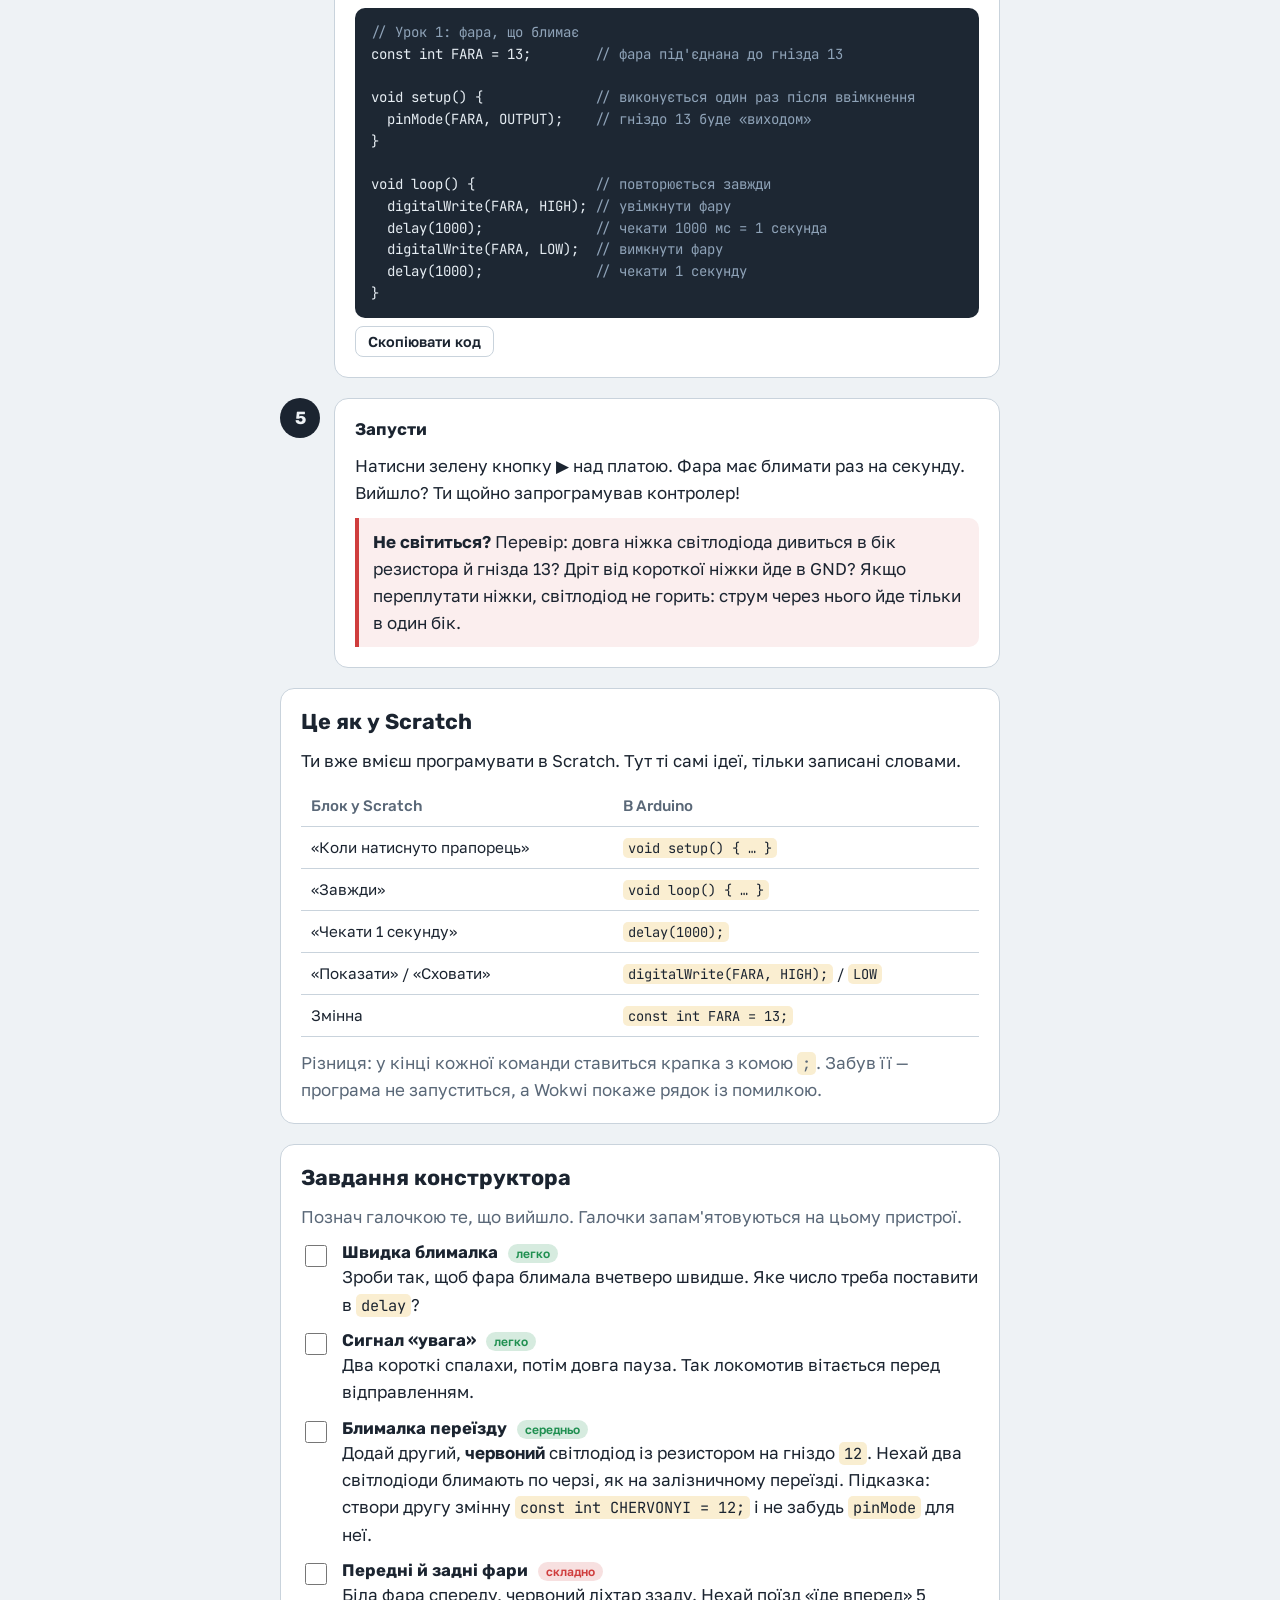
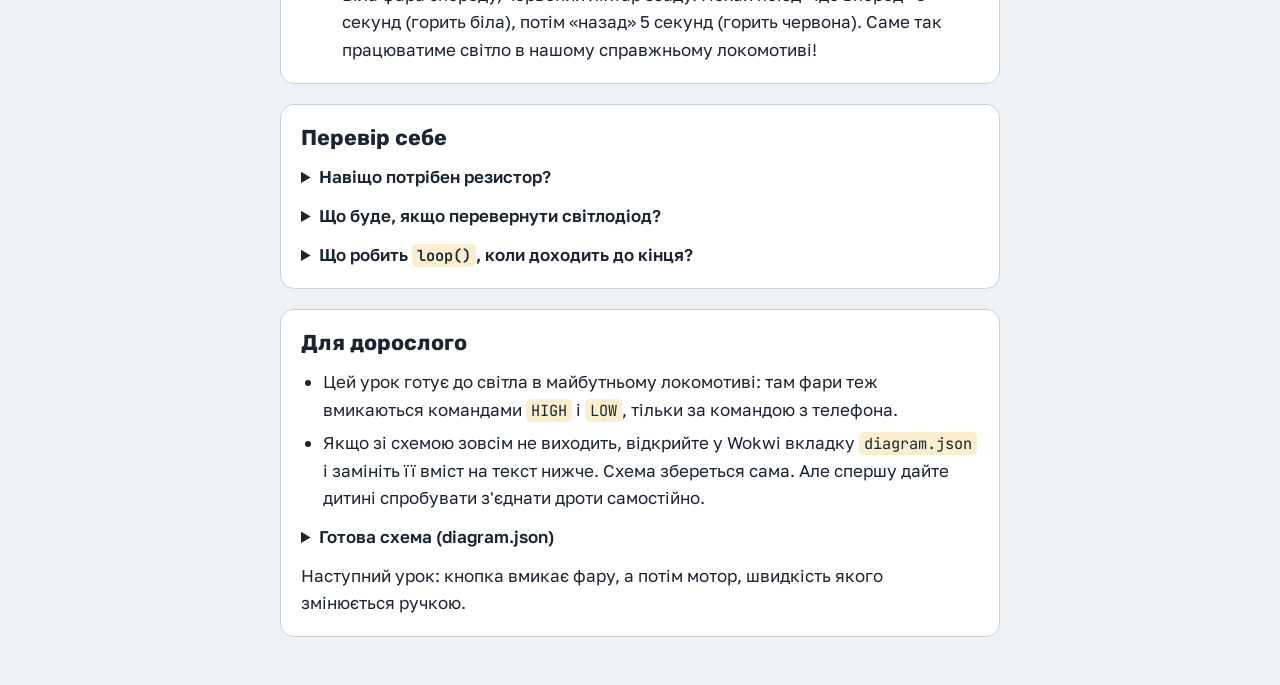
<file: uroky/urok-1.html>
<!doctype html>
<html lang="uk">
<head>
<meta charset="utf-8">
<meta name="viewport" content="width=device-width,initial-scale=1,viewport-fit=cover">
<title>Урок 1. Фара локомотива</title>
<link rel="preconnect" href="https://fonts.googleapis.com">
<link rel="stylesheet" href="https://fonts.googleapis.com/css2?family=Rubik:wght@500;700&family=Golos+Text:wght@400;600&family=JetBrains+Mono:wght@400;600&display=swap">
<style>
/* Layout: одна колонка-«робочий зошит», кроки йдуть як станції на лінії */
:root{
  --bg:#eef2f5; --paper:#ffffff; --ink:#1b2430; --mut:#5a6878; --line:#c9d3dc;
  --signal:#e0a100; --go:#1f8f50; --stop:#cf3d3d; --code-bg:#1d2733; --code-fg:#e6edf3;
  --display:"Rubik",system-ui,sans-serif; --body:"Golos Text",system-ui,sans-serif; --mono:"JetBrains Mono",ui-monospace,monospace;
}
@media (prefers-color-scheme: dark){:root:not([data-theme="light"]){
  --bg:#121820; --paper:#1a222c; --ink:#e7edf3; --mut:#9aa8b6; --line:#2e3a47;
  --signal:#f2bb2c; --go:#3cbf75; --stop:#ef6262; --code-bg:#0c1117; --code-fg:#e6edf3; color-scheme:dark}}
:root[data-theme="dark"]{
  --bg:#121820; --paper:#1a222c; --ink:#e7edf3; --mut:#9aa8b6; --line:#2e3a47;
  --signal:#f2bb2c; --go:#3cbf75; --stop:#ef6262; --code-bg:#0c1117; --code-fg:#e6edf3; color-scheme:dark}
*{box-sizing:border-box}
body{background:var(--bg);color:var(--ink);font:17px/1.6 var(--body);
  padding-left:max(16px,env(safe-area-inset-left,0px));padding-right:max(16px,env(safe-area-inset-right,0px));padding-block:24px 48px}
main{max-width:720px;margin:0 auto;display:grid;gap:20px}
h1,h2,h3{font-family:var(--display);text-wrap:balance;line-height:1.2;margin:0}
h1{font-size:2rem}h2{font-size:1.35rem}h3{font-size:1.05rem}
p{margin:0}
.eyebrow{font:600 .8rem var(--body);letter-spacing:.08em;text-transform:uppercase;color:var(--mut)}
header{display:grid;gap:8px}
.card{background:var(--paper);border:1px solid var(--line);border-radius:14px;padding:20px;display:grid;gap:12px;min-width:0}
.steps{display:grid;gap:20px;position:relative}
.step{display:grid;grid-template-columns:40px 1fr;gap:14px;align-items:start}
.step .num{width:40px;height:40px;border-radius:50%;background:var(--ink);color:var(--bg);display:grid;place-items:center;font:700 1.1rem var(--display)}
.step .card{min-width:0}
code{font-family:var(--mono);font-size:.9em;background:color-mix(in srgb,var(--signal) 18%,transparent);padding:1px 5px;border-radius:5px}
pre{margin:0;background:var(--code-bg);color:var(--code-fg);border-radius:10px;padding:14px 16px;overflow-x:auto;font:14px/1.55 var(--mono)}
pre code{background:none;padding:0;font-size:inherit}
.cm{color:#8fa3b8}
.codebox{display:grid;gap:8px}
.copy{justify-self:start;font:600 .9rem var(--body);border:1px solid var(--line);background:var(--paper);color:var(--ink);border-radius:8px;padding:6px 12px;cursor:pointer}
.copy:focus-visible,button:focus-visible,input:focus-visible{outline:3px solid var(--signal);outline-offset:2px}
ul,ol{margin:0;padding-left:1.3em;display:grid;gap:6px}
.table-wrap{overflow-x:auto}
table{border-collapse:collapse;width:100%;font-size:.95rem}
th,td{text-align:left;padding:8px 10px;border-bottom:1px solid var(--line);vertical-align:top}
th{font-family:var(--display);font-weight:500;color:var(--mut)}
.note{border-left:4px solid var(--signal);padding:10px 14px;background:color-mix(in srgb,var(--signal) 10%,var(--paper));border-radius:0 10px 10px 0}
.warn{border-left-color:var(--stop);background:color-mix(in srgb,var(--stop) 9%,var(--paper))}
.demo{display:grid;grid-template-columns:auto 1fr;gap:20px;align-items:center}
.lamp{width:72px;height:72px;border-radius:50%;border:4px solid var(--line);background:#3a4450;transition:background .05s,box-shadow .05s}
.lamp.on{background:#fff7d6;box-shadow:0 0 28px 8px color-mix(in srgb,var(--signal) 70%,transparent)}
.demo label{font-weight:600}
.demo input[type=range]{width:100%;accent-color:var(--signal)}
.demo output{font-family:var(--mono)}
.task{display:grid;grid-template-columns:auto 1fr;gap:12px;align-items:start}
.task input{width:22px;height:22px;margin-top:3px;accent-color:var(--go)}
.task.done h3{text-decoration:line-through;color:var(--mut)}
.badge{display:inline-block;font:600 .75rem var(--body);padding:2px 8px;border-radius:99px;background:color-mix(in srgb,var(--go) 18%,transparent);color:var(--go);margin-left:6px;vertical-align:middle}
.badge.hard{background:color-mix(in srgb,var(--stop) 16%,transparent);color:var(--stop)}
details summary{cursor:pointer;font-weight:600}
details[open] summary{margin-bottom:10px}
a{color:var(--go)}
@media (max-width:480px){.step{grid-template-columns:1fr}.step .num{width:34px;height:34px}.demo{grid-template-columns:1fr;justify-items:start}}
@media (prefers-reduced-motion:reduce){.lamp{transition:none}}
body{margin:0}img{max-width:100%}
</style>
</head>
<body>


<main>
<header>
  <a href="../" style="font-weight:600">← Усі уроки</a>
  <div class="eyebrow">Залізниця HO · Урок 1 із серії «Мозок локомотива»</div>
  <h1>Запалюємо фару локомотива</h1>
  <p>Сьогодні ти станеш головним конструктором: збереш схему фари й напишеш програму, яка її вмикає та вимикає. Усе робимо в симуляторі: нічого не згорить, навіть якщо помилишся. Займе 30–45 хвилин.</p>
</header>

<section class="card">
  <h2>Що таке «мозок» локомотива</h2>
  <p>У справжньому локомотиві машиніст натискає кнопки, і загоряються фари, крутяться колеса. У нашій моделі машиніста замінить маленький комп'ютер, <b>контролер</b>. Сьогодні це <b>Arduino Uno</b>: на ньому найпростіше вчитися. Потім у локомотив поставимо його молодшого брата ESP32, він уміє розмовляти з телефоном через Wi-Fi.</p>
  <ul>
    <li><b>Контролер</b> — мозок. Виконує програму крок за кроком.</li>
    <li><b>Світлодіод</b> — фара. Світить, тільки якщо струм іде в правильний бік.</li>
    <li><b>Резистор</b> — «кран» для струму. Без нього світлодіод згорить.</li>
  </ul>
</section>

<section class="card">
  <h2>Подивись, як блимає фара</h2>
  <div class="demo">
    <div class="lamp" id="lamp" role="img" aria-label="Фара"></div>
    <div style="display:grid;gap:6px;min-width:0">
      <label for="ms">Скільки чекати між спалахами: <output id="msOut">1000</output> мс</label>
      <input type="range" id="ms" min="50" max="2000" step="50" value="1000">
      <p style="color:var(--mut);font-size:.95rem">1000 мілісекунд = 1 секунда. Це число ти сам впишеш у програму.</p>
    </div>
  </div>
</section>

<div class="steps">
  <div class="step"><div class="num">1</div><div class="card">
    <h3>Відкрий симулятор</h3>
    <p>Зайди на <a href="https://wokwi.com/projects/new/arduino-uno" target="_blank" rel="noopener">wokwi.com/projects/new/arduino-uno</a>. Ліворуч вікно для програми, праворуч плата Arduino. Реєструватися не обов'язково, але з акаунтом проєкт можна зберегти.</p>
  </div></div>

  <div class="step"><div class="num">2</div><div class="card">
    <h3>Постав фару й резистор</h3>
    <ol>
      <li>Натисни синю кнопку <b>«+»</b> над платою і знайди <b>LED</b> (світлодіод).</li>
      <li>Ще раз <b>«+»</b> і знайди <b>Resistor</b> (резистор).</li>
      <li>Натисни на резистор і постав значення <code>220</code> Ω.</li>
    </ol>
  </div></div>

  <div class="step"><div class="num">3</div><div class="card">
    <h3>З'єднай дроти</h3>
    <p>Дріт тягнеться так: натисни на ніжку деталі, потім на потрібне гніздо плати.</p>
    <ol>
      <li>Гніздо <code>13</code> на платі → одна ніжка резистора.</li>
      <li>Друга ніжка резистора → <b>довга</b> ніжка світлодіода (вона називається <b>A</b>, анод, це «плюс»).</li>
      <li><b>Коротка</b> ніжка світлодіода (<b>C</b>, катод, «мінус») → гніздо <code>GND</code> на платі. GND — це «земля», спільний мінус.</li>
    </ol>
    <p class="note">Наведи мишку на ніжку світлодіода, і Wokwi підкаже, де A, а де C.</p>
  </div></div>

  <div class="step"><div class="num">4</div><div class="card">
    <h3>Напиши програму</h3>
    <p>Зітри все у вікні програми й впиши це. Можна скопіювати, але краще набери сам: так швидше запам'ятаєш.</p>
    <div class="codebox">
<pre><code id="code1"><span class="cm">// Урок 1: фара, що блимає</span>
const int FARA = 13;        <span class="cm">// фара під'єднана до гнізда 13</span>

void setup() {              <span class="cm">// виконується один раз після ввімкнення</span>
  pinMode(FARA, OUTPUT);    <span class="cm">// гніздо 13 буде «виходом»</span>
}

void loop() {               <span class="cm">// повторюється завжди</span>
  digitalWrite(FARA, HIGH); <span class="cm">// увімкнути фару</span>
  delay(1000);              <span class="cm">// чекати 1000 мс = 1 секунда</span>
  digitalWrite(FARA, LOW);  <span class="cm">// вимкнути фару</span>
  delay(1000);              <span class="cm">// чекати 1 секунду</span>
}</code></pre>
      <button class="copy" data-target="code1" type="button">Скопіювати код</button>
    </div>
  </div></div>

  <div class="step"><div class="num">5</div><div class="card">
    <h3>Запусти</h3>
    <p>Натисни зелену кнопку <b>▶</b> над платою. Фара має блимати раз на секунду. Вийшло? Ти щойно запрограмував контролер!</p>
    <p class="note warn"><b>Не світиться?</b> Перевір: довга ніжка світлодіода дивиться в бік резистора й гнізда 13? Дріт від короткої ніжки йде в GND? Якщо переплутати ніжки, світлодіод не горить: струм через нього йде тільки в один бік.</p>
  </div></div>
</div>

<section class="card">
  <h2>Це як у Scratch</h2>
  <p>Ти вже вмієш програмувати в Scratch. Тут ті самі ідеї, тільки записані словами.</p>
  <div class="table-wrap"><table>
    <thead><tr><th>Блок у Scratch</th><th>В Arduino</th></tr></thead>
    <tbody>
      <tr><td>«Коли натиснуто прапорець»</td><td><code>void setup() { … }</code></td></tr>
      <tr><td>«Завжди»</td><td><code>void loop() { … }</code></td></tr>
      <tr><td>«Чекати 1 секунду»</td><td><code>delay(1000);</code></td></tr>
      <tr><td>«Показати» / «Сховати»</td><td><code>digitalWrite(FARA, HIGH);</code> / <code>LOW</code></td></tr>
      <tr><td>Змінна</td><td><code>const int FARA = 13;</code></td></tr>
    </tbody>
  </table></div>
  <p style="color:var(--mut)">Різниця: у кінці кожної команди ставиться крапка з комою <code>;</code>. Забув її — програма не запуститься, а Wokwi покаже рядок із помилкою.</p>
</section>

<section class="card">
  <h2>Завдання конструктора</h2>
  <p style="color:var(--mut)">Познач галочкою те, що вийшло. Галочки запам'ятовуються на цьому пристрої.</p>

  <div class="task"><input type="checkbox" id="t1" aria-labelledby="t1h"><div>
    <h3 id="t1h">Швидка блималка <span class="badge">легко</span></h3>
    <p>Зроби так, щоб фара блимала вчетверо швидше. Яке число треба поставити в <code>delay</code>?</p>
  </div></div>

  <div class="task"><input type="checkbox" id="t2" aria-labelledby="t2h"><div>
    <h3 id="t2h">Сигнал «увага» <span class="badge">легко</span></h3>
    <p>Два короткі спалахи, потім довга пауза. Так локомотив вітається перед відправленням.</p>
  </div></div>

  <div class="task"><input type="checkbox" id="t3" aria-labelledby="t3h"><div>
    <h3 id="t3h">Блималка переїзду <span class="badge">середньо</span></h3>
    <p>Додай другий, <b>червоний</b> світлодіод із резистором на гніздо <code>12</code>. Нехай два світлодіоди блимають по черзі, як на залізничному переїзді. Підказка: створи другу змінну <code>const int CHERVONYI = 12;</code> і не забудь <code>pinMode</code> для неї.</p>
  </div></div>

  <div class="task"><input type="checkbox" id="t4" aria-labelledby="t4h"><div>
    <h3 id="t4h">Передні й задні фари <span class="badge hard">складно</span></h3>
    <p>Біла фара спереду, червоний ліхтар ззаду. Нехай поїзд «їде вперед» 5 секунд (горить біла), потім «назад» 5 секунд (горить червона). Саме так працюватиме світло в нашому справжньому локомотиві!</p>
  </div></div>
</section>

<section class="card">
  <h2>Перевір себе</h2>
  <details><summary>Навіщо потрібен резистор?</summary><p>Він обмежує струм. Без резистора через світлодіод піде надто великий струм, і світлодіод згорить, а іноді й гніздо контролера.</p></details>
  <details><summary>Що буде, якщо перевернути світлодіод?</summary><p>Він просто не горітиме: світлодіод пропускає струм тільки в один бік, від довгої ніжки до короткої. Нічого не зламається.</p></details>
  <details><summary>Що робить <code>loop()</code>, коли доходить до кінця?</summary><p>Починає спочатку. І так нескінченно, поки є живлення. Як блок «завжди».</p></details>
</section>

<section class="card">
  <h2>Для дорослого</h2>
  <ul>
    <li>Цей урок готує до світла в майбутньому локомотиві: там фари теж вмикаються командами <code>HIGH</code> і <code>LOW</code>, тільки за командою з телефона.</li>
    <li>Якщо зі схемою зовсім не виходить, відкрийте у Wokwi вкладку <code>diagram.json</code> і замініть її вміст на текст нижче. Схема збереться сама. Але спершу дайте дитині спробувати з'єднати дроти самостійно.</li>
  </ul>
  <details><summary>Готова схема (diagram.json)</summary>
    <div class="codebox">
<pre><code id="code2">{
  "version": 1,
  "author": "railway-ho",
  "editor": "wokwi",
  "parts": [
    { "type": "wokwi-arduino-uno", "id": "uno", "top": 0, "left": 0, "attrs": {} },
    { "type": "wokwi-led", "id": "led1", "top": -130, "left": 140, "attrs": { "color": "white" } },
    { "type": "wokwi-resistor", "id": "r1", "top": -60, "left": 190, "rotate": 90, "attrs": { "value": "220" } }
  ],
  "connections": [
    [ "uno:13", "r1:2", "green", [] ],
    [ "r1:1", "led1:A", "green", [] ],
    [ "led1:C", "uno:GND.1", "black", [] ]
  ],
  "dependencies": {}
}</code></pre>
      <button class="copy" data-target="code2" type="button">Скопіювати схему</button>
    </div>
  </details>
  <p>Наступний урок: кнопка вмикає фару, а потім мотор, швидкість якого змінюється ручкою.</p>
</section>
</main>

<script>
(function(){
  const lamp=document.getElementById('lamp'),ms=document.getElementById('ms'),out=document.getElementById('msOut');
  let on=false,t=null;
  function tick(){on=!on;lamp.classList.toggle('on',on);t=setTimeout(tick,+ms.value);}
  ms.addEventListener('input',()=>{out.textContent=ms.value;clearTimeout(t);t=setTimeout(tick,+ms.value);});
  tick();

  document.querySelectorAll('.copy').forEach(b=>b.addEventListener('click',()=>{
    const el=document.getElementById(b.dataset.target),txt=el.innerText,old=b.textContent;
    const done=()=>{b.textContent='Скопійовано';setTimeout(()=>b.textContent=old,1500);};
    if(navigator.clipboard&&navigator.clipboard.writeText){
      navigator.clipboard.writeText(txt).then(done).catch(()=>sel(el));
    } else sel(el);
  }));
  function sel(el){const r=document.createRange();r.selectNodeContents(el);const s=getSelection();s.removeAllRanges();s.addRange(r);}

  document.querySelectorAll('.task input').forEach(cb=>{
    const key='lesson1-'+cb.id,task=cb.closest('.task');
    try{cb.checked=localStorage.getItem(key)==='1';}catch(e){}
    task.classList.toggle('done',cb.checked);
    cb.addEventListener('change',()=>{task.classList.toggle('done',cb.checked);try{localStorage.setItem(key,cb.checked?'1':'0');}catch(e){}});
  });
})();
</script>
</body>
</html>
</file>
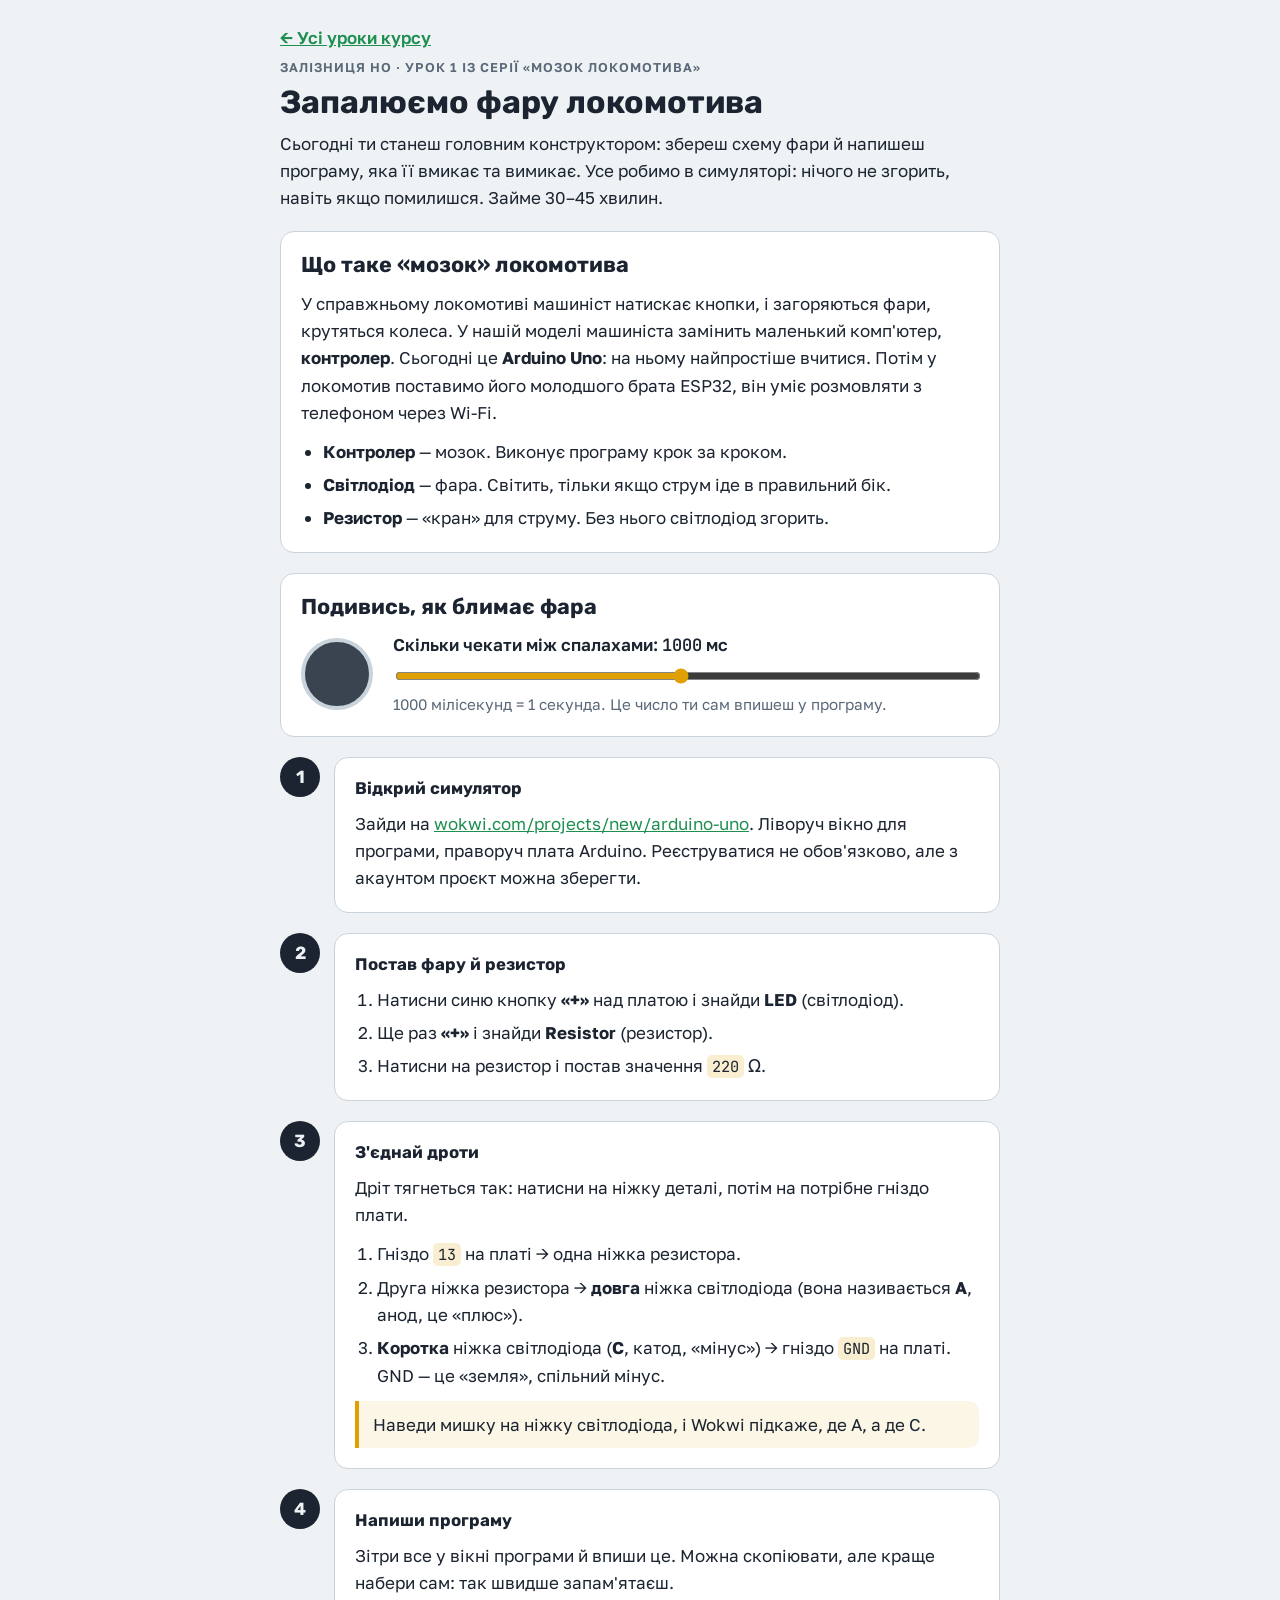
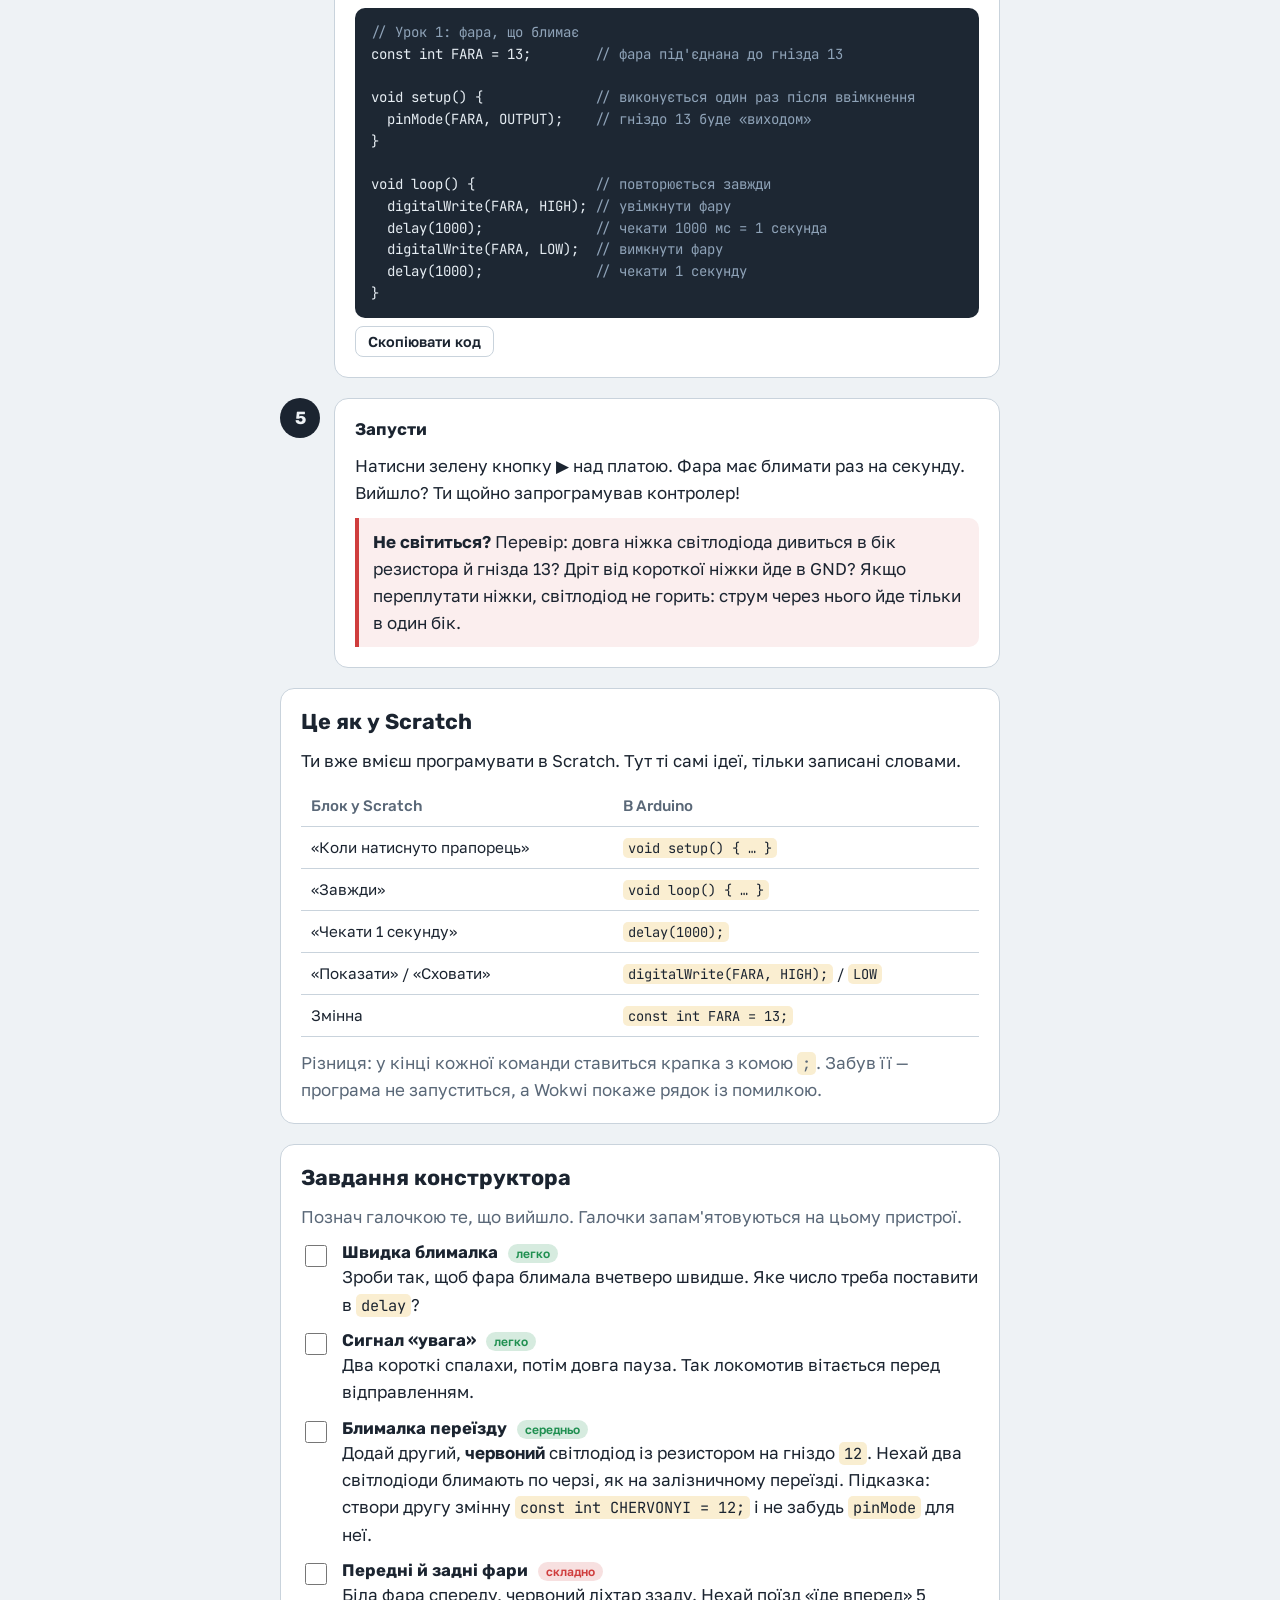
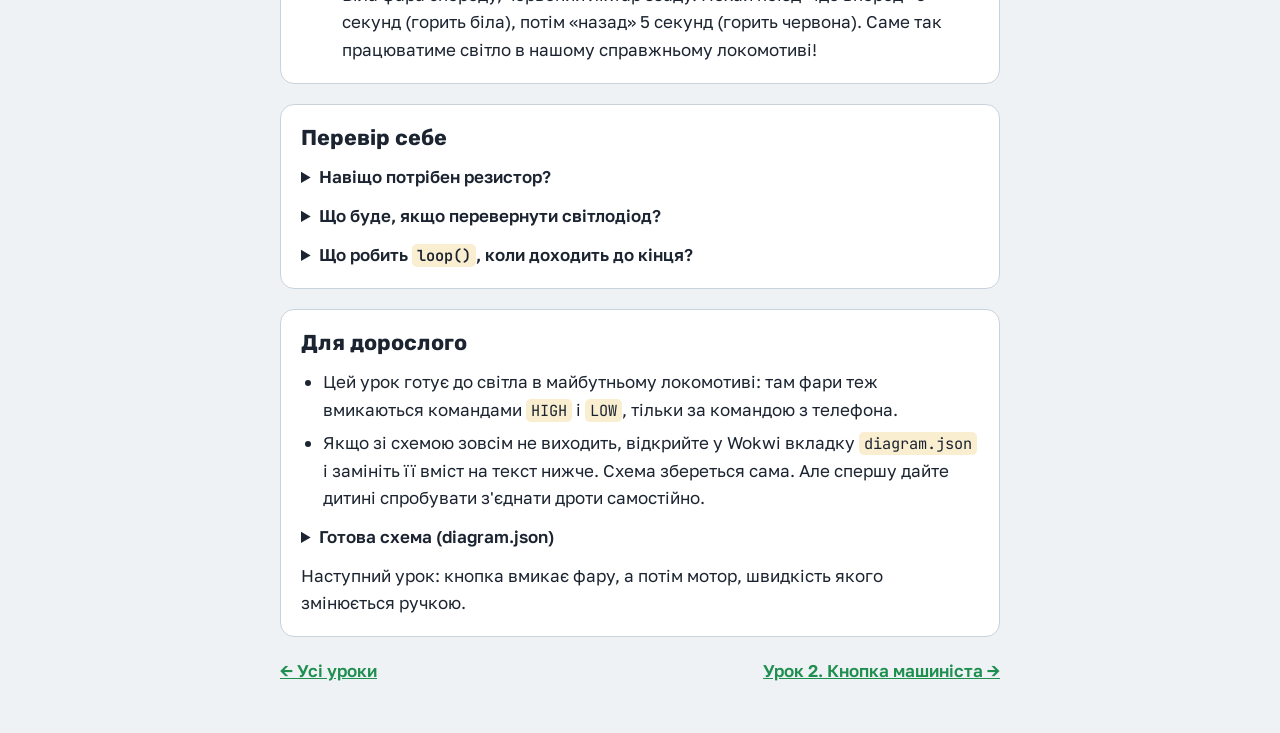
<file: zaliznytsia/urok-1.html>
<!doctype html>
<html lang="uk">
<head>
<meta charset="utf-8">
<meta name="viewport" content="width=device-width,initial-scale=1,viewport-fit=cover">
<title>Урок 1. Фара локомотива</title>
<link rel="preconnect" href="https://fonts.googleapis.com">
<link rel="stylesheet" href="https://fonts.googleapis.com/css2?family=Rubik:wght@500;700&family=Golos+Text:wght@400;600&family=JetBrains+Mono:wght@400;600&display=swap">
<link rel="stylesheet" href="../assets/lesson.css">
</head>
<body data-lesson="1">


<main>
<header>
  <a href="./" class="back">← Усі уроки курсу</a>
  <div class="eyebrow">Залізниця HO · Урок 1 із серії «Мозок локомотива»</div>
  <h1>Запалюємо фару локомотива</h1>
  <p>Сьогодні ти станеш головним конструктором: збереш схему фари й напишеш програму, яка її вмикає та вимикає. Усе робимо в симуляторі: нічого не згорить, навіть якщо помилишся. Займе 30–45 хвилин.</p>
</header>

<section class="card">
  <h2>Що таке «мозок» локомотива</h2>
  <p>У справжньому локомотиві машиніст натискає кнопки, і загоряються фари, крутяться колеса. У нашій моделі машиніста замінить маленький комп'ютер, <b>контролер</b>. Сьогодні це <b>Arduino Uno</b>: на ньому найпростіше вчитися. Потім у локомотив поставимо його молодшого брата ESP32, він уміє розмовляти з телефоном через Wi-Fi.</p>
  <ul>
    <li><b>Контролер</b> — мозок. Виконує програму крок за кроком.</li>
    <li><b>Світлодіод</b> — фара. Світить, тільки якщо струм іде в правильний бік.</li>
    <li><b>Резистор</b> — «кран» для струму. Без нього світлодіод згорить.</li>
  </ul>
</section>

<section class="card">
  <h2>Подивись, як блимає фара</h2>
  <div class="demo">
    <div class="lamp" id="lamp" role="img" aria-label="Фара"></div>
    <div style="display:grid;gap:6px;min-width:0">
      <label for="ms">Скільки чекати між спалахами: <output id="msOut">1000</output> мс</label>
      <input type="range" id="ms" min="50" max="2000" step="50" value="1000">
      <p style="color:var(--mut);font-size:.95rem">1000 мілісекунд = 1 секунда. Це число ти сам впишеш у програму.</p>
    </div>
  </div>
</section>

<div class="steps">
  <div class="step"><div class="num">1</div><div class="card">
    <h3>Відкрий симулятор</h3>
    <p>Зайди на <a href="https://wokwi.com/projects/new/arduino-uno" target="_blank" rel="noopener">wokwi.com/projects/new/arduino-uno</a>. Ліворуч вікно для програми, праворуч плата Arduino. Реєструватися не обов'язково, але з акаунтом проєкт можна зберегти.</p>
  </div></div>

  <div class="step"><div class="num">2</div><div class="card">
    <h3>Постав фару й резистор</h3>
    <ol>
      <li>Натисни синю кнопку <b>«+»</b> над платою і знайди <b>LED</b> (світлодіод).</li>
      <li>Ще раз <b>«+»</b> і знайди <b>Resistor</b> (резистор).</li>
      <li>Натисни на резистор і постав значення <code>220</code> Ω.</li>
    </ol>
  </div></div>

  <div class="step"><div class="num">3</div><div class="card">
    <h3>З'єднай дроти</h3>
    <p>Дріт тягнеться так: натисни на ніжку деталі, потім на потрібне гніздо плати.</p>
    <ol>
      <li>Гніздо <code>13</code> на платі → одна ніжка резистора.</li>
      <li>Друга ніжка резистора → <b>довга</b> ніжка світлодіода (вона називається <b>A</b>, анод, це «плюс»).</li>
      <li><b>Коротка</b> ніжка світлодіода (<b>C</b>, катод, «мінус») → гніздо <code>GND</code> на платі. GND — це «земля», спільний мінус.</li>
    </ol>
    <p class="note">Наведи мишку на ніжку світлодіода, і Wokwi підкаже, де A, а де C.</p>
  </div></div>

  <div class="step"><div class="num">4</div><div class="card">
    <h3>Напиши програму</h3>
    <p>Зітри все у вікні програми й впиши це. Можна скопіювати, але краще набери сам: так швидше запам'ятаєш.</p>
    <div class="codebox">
<pre><code id="code1"><span class="cm">// Урок 1: фара, що блимає</span>
const int FARA = 13;        <span class="cm">// фара під'єднана до гнізда 13</span>

void setup() {              <span class="cm">// виконується один раз після ввімкнення</span>
  pinMode(FARA, OUTPUT);    <span class="cm">// гніздо 13 буде «виходом»</span>
}

void loop() {               <span class="cm">// повторюється завжди</span>
  digitalWrite(FARA, HIGH); <span class="cm">// увімкнути фару</span>
  delay(1000);              <span class="cm">// чекати 1000 мс = 1 секунда</span>
  digitalWrite(FARA, LOW);  <span class="cm">// вимкнути фару</span>
  delay(1000);              <span class="cm">// чекати 1 секунду</span>
}</code></pre>
      <button class="copy" data-target="code1" type="button">Скопіювати код</button>
    </div>
  </div></div>

  <div class="step"><div class="num">5</div><div class="card">
    <h3>Запусти</h3>
    <p>Натисни зелену кнопку <b>▶</b> над платою. Фара має блимати раз на секунду. Вийшло? Ти щойно запрограмував контролер!</p>
    <p class="note warn"><b>Не світиться?</b> Перевір: довга ніжка світлодіода дивиться в бік резистора й гнізда 13? Дріт від короткої ніжки йде в GND? Якщо переплутати ніжки, світлодіод не горить: струм через нього йде тільки в один бік.</p>
  </div></div>
</div>

<section class="card">
  <h2>Це як у Scratch</h2>
  <p>Ти вже вмієш програмувати в Scratch. Тут ті самі ідеї, тільки записані словами.</p>
  <div class="table-wrap"><table>
    <thead><tr><th>Блок у Scratch</th><th>В Arduino</th></tr></thead>
    <tbody>
      <tr><td>«Коли натиснуто прапорець»</td><td><code>void setup() { … }</code></td></tr>
      <tr><td>«Завжди»</td><td><code>void loop() { … }</code></td></tr>
      <tr><td>«Чекати 1 секунду»</td><td><code>delay(1000);</code></td></tr>
      <tr><td>«Показати» / «Сховати»</td><td><code>digitalWrite(FARA, HIGH);</code> / <code>LOW</code></td></tr>
      <tr><td>Змінна</td><td><code>const int FARA = 13;</code></td></tr>
    </tbody>
  </table></div>
  <p style="color:var(--mut)">Різниця: у кінці кожної команди ставиться крапка з комою <code>;</code>. Забув її — програма не запуститься, а Wokwi покаже рядок із помилкою.</p>
</section>

<section class="card">
  <h2>Завдання конструктора</h2>
  <p style="color:var(--mut)">Познач галочкою те, що вийшло. Галочки запам'ятовуються на цьому пристрої.</p>

  <div class="task"><input type="checkbox" id="t1" aria-labelledby="t1h"><div>
    <h3 id="t1h">Швидка блималка <span class="badge">легко</span></h3>
    <p>Зроби так, щоб фара блимала вчетверо швидше. Яке число треба поставити в <code>delay</code>?</p>
  </div></div>

  <div class="task"><input type="checkbox" id="t2" aria-labelledby="t2h"><div>
    <h3 id="t2h">Сигнал «увага» <span class="badge">легко</span></h3>
    <p>Два короткі спалахи, потім довга пауза. Так локомотив вітається перед відправленням.</p>
  </div></div>

  <div class="task"><input type="checkbox" id="t3" aria-labelledby="t3h"><div>
    <h3 id="t3h">Блималка переїзду <span class="badge">середньо</span></h3>
    <p>Додай другий, <b>червоний</b> світлодіод із резистором на гніздо <code>12</code>. Нехай два світлодіоди блимають по черзі, як на залізничному переїзді. Підказка: створи другу змінну <code>const int CHERVONYI = 12;</code> і не забудь <code>pinMode</code> для неї.</p>
  </div></div>

  <div class="task"><input type="checkbox" id="t4" aria-labelledby="t4h"><div>
    <h3 id="t4h">Передні й задні фари <span class="badge hard">складно</span></h3>
    <p>Біла фара спереду, червоний ліхтар ззаду. Нехай поїзд «їде вперед» 5 секунд (горить біла), потім «назад» 5 секунд (горить червона). Саме так працюватиме світло в нашому справжньому локомотиві!</p>
  </div></div>
</section>

<section class="card">
  <h2>Перевір себе</h2>
  <details><summary>Навіщо потрібен резистор?</summary><p>Він обмежує струм. Без резистора через світлодіод піде надто великий струм, і світлодіод згорить, а іноді й гніздо контролера.</p></details>
  <details><summary>Що буде, якщо перевернути світлодіод?</summary><p>Він просто не горітиме: світлодіод пропускає струм тільки в один бік, від довгої ніжки до короткої. Нічого не зламається.</p></details>
  <details><summary>Що робить <code>loop()</code>, коли доходить до кінця?</summary><p>Починає спочатку. І так нескінченно, поки є живлення. Як блок «завжди».</p></details>
</section>

<section class="card">
  <h2>Для дорослого</h2>
  <ul>
    <li>Цей урок готує до світла в майбутньому локомотиві: там фари теж вмикаються командами <code>HIGH</code> і <code>LOW</code>, тільки за командою з телефона.</li>
    <li>Якщо зі схемою зовсім не виходить, відкрийте у Wokwi вкладку <code>diagram.json</code> і замініть її вміст на текст нижче. Схема збереться сама. Але спершу дайте дитині спробувати з'єднати дроти самостійно.</li>
  </ul>
  <details><summary>Готова схема (diagram.json)</summary>
    <div class="codebox">
<pre><code id="code2">{
  "version": 1,
  "author": "railway-ho",
  "editor": "wokwi",
  "parts": [
    { "type": "wokwi-arduino-uno", "id": "uno", "top": 0, "left": 0, "attrs": {} },
    { "type": "wokwi-led", "id": "led1", "top": -130, "left": 140, "attrs": { "color": "white" } },
    { "type": "wokwi-resistor", "id": "r1", "top": -60, "left": 190, "rotate": 90, "attrs": { "value": "220" } }
  ],
  "connections": [
    [ "uno:13", "r1:2", "green", [] ],
    [ "r1:1", "led1:A", "green", [] ],
    [ "led1:C", "uno:GND.1", "black", [] ]
  ],
  "dependencies": {}
}</code></pre>
      <button class="copy" data-target="code2" type="button">Скопіювати схему</button>
    </div>
  </details>
  <p>Наступний урок: кнопка вмикає фару, а потім мотор, швидкість якого змінюється ручкою.</p>
</section>

<nav class="lnav"><a href="./">← Усі уроки</a><a href="urok-2.html">Урок 2. Кнопка машиніста →</a></nav>
</main>

<script>
(function(){
  const lamp=document.getElementById('lamp'),ms=document.getElementById('ms'),out=document.getElementById('msOut');
  let on=false,t=null;
  function tick(){on=!on;lamp.classList.toggle('on',on);t=setTimeout(tick,+ms.value);}
  ms.addEventListener('input',()=>{out.textContent=ms.value;clearTimeout(t);t=setTimeout(tick,+ms.value);});
  tick();
})();
</script>
<script src="../assets/lesson.js"></script>
</body>
</html>
</file>
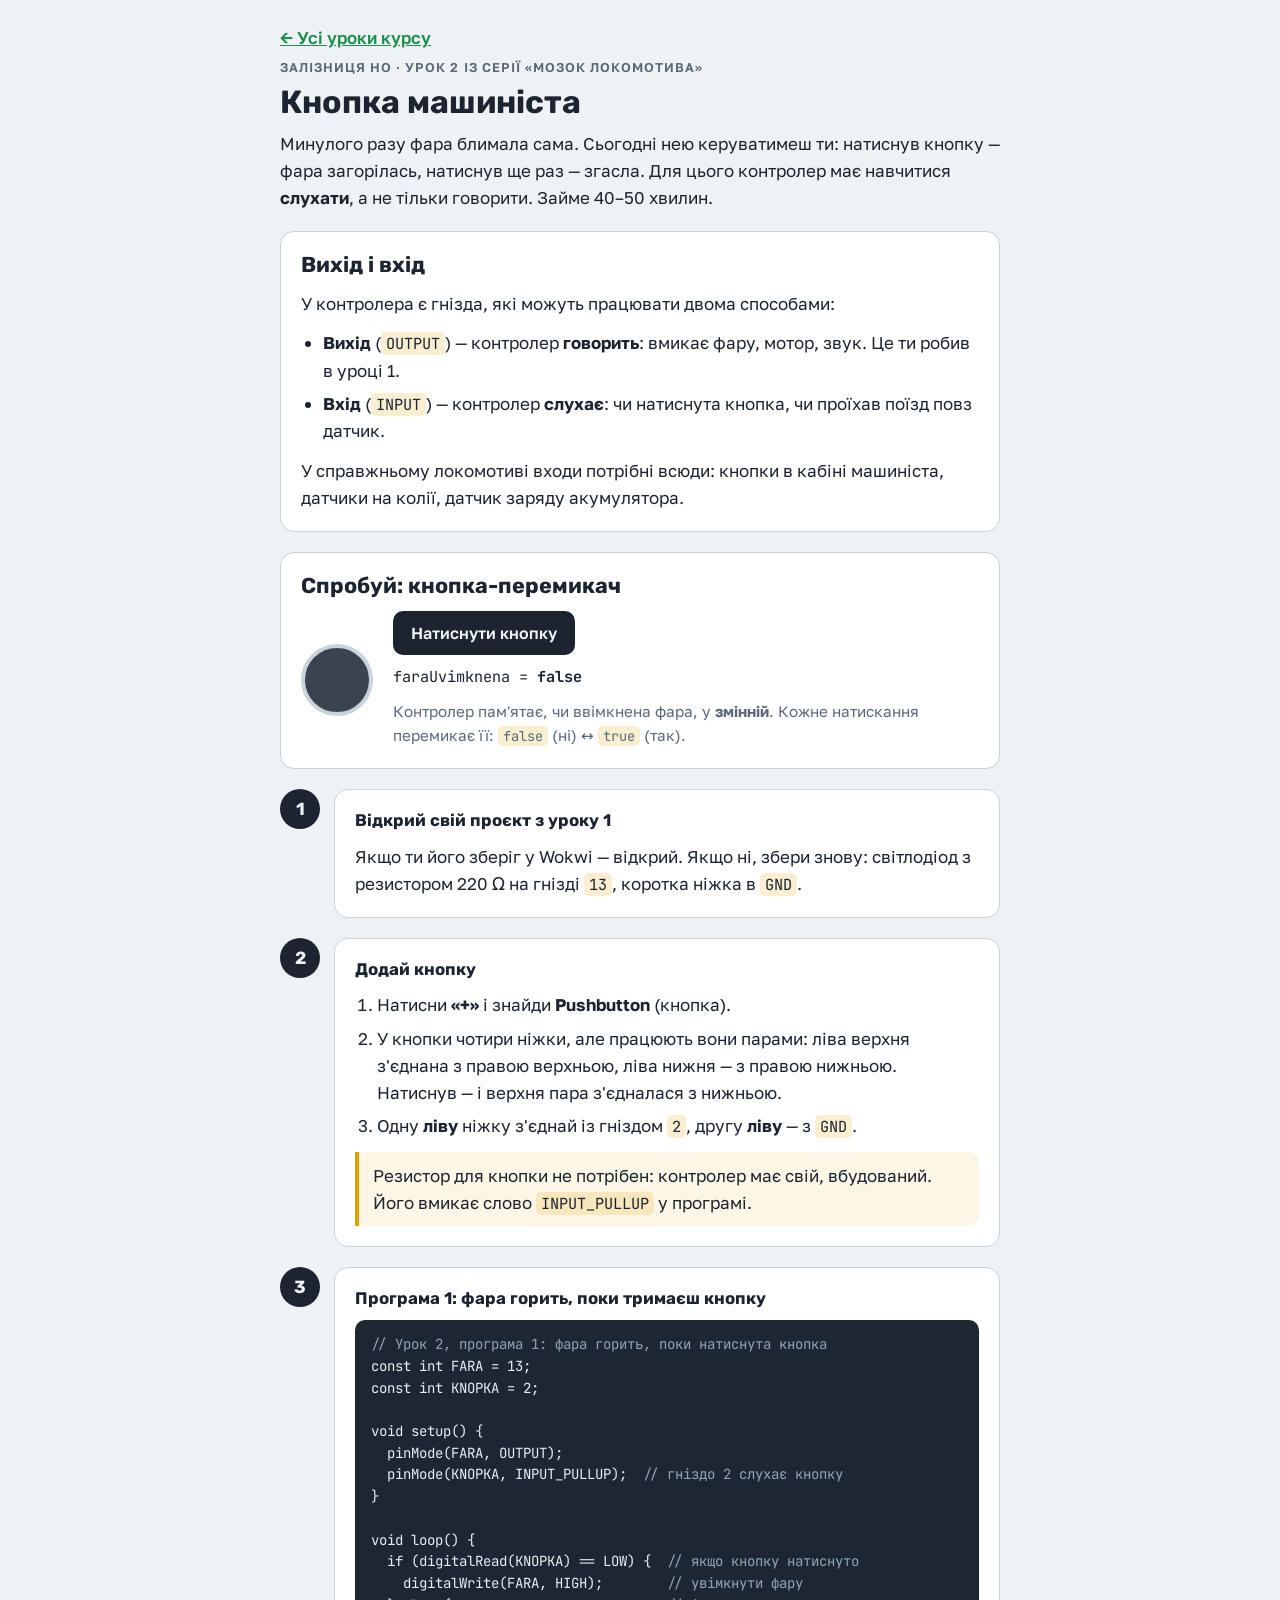
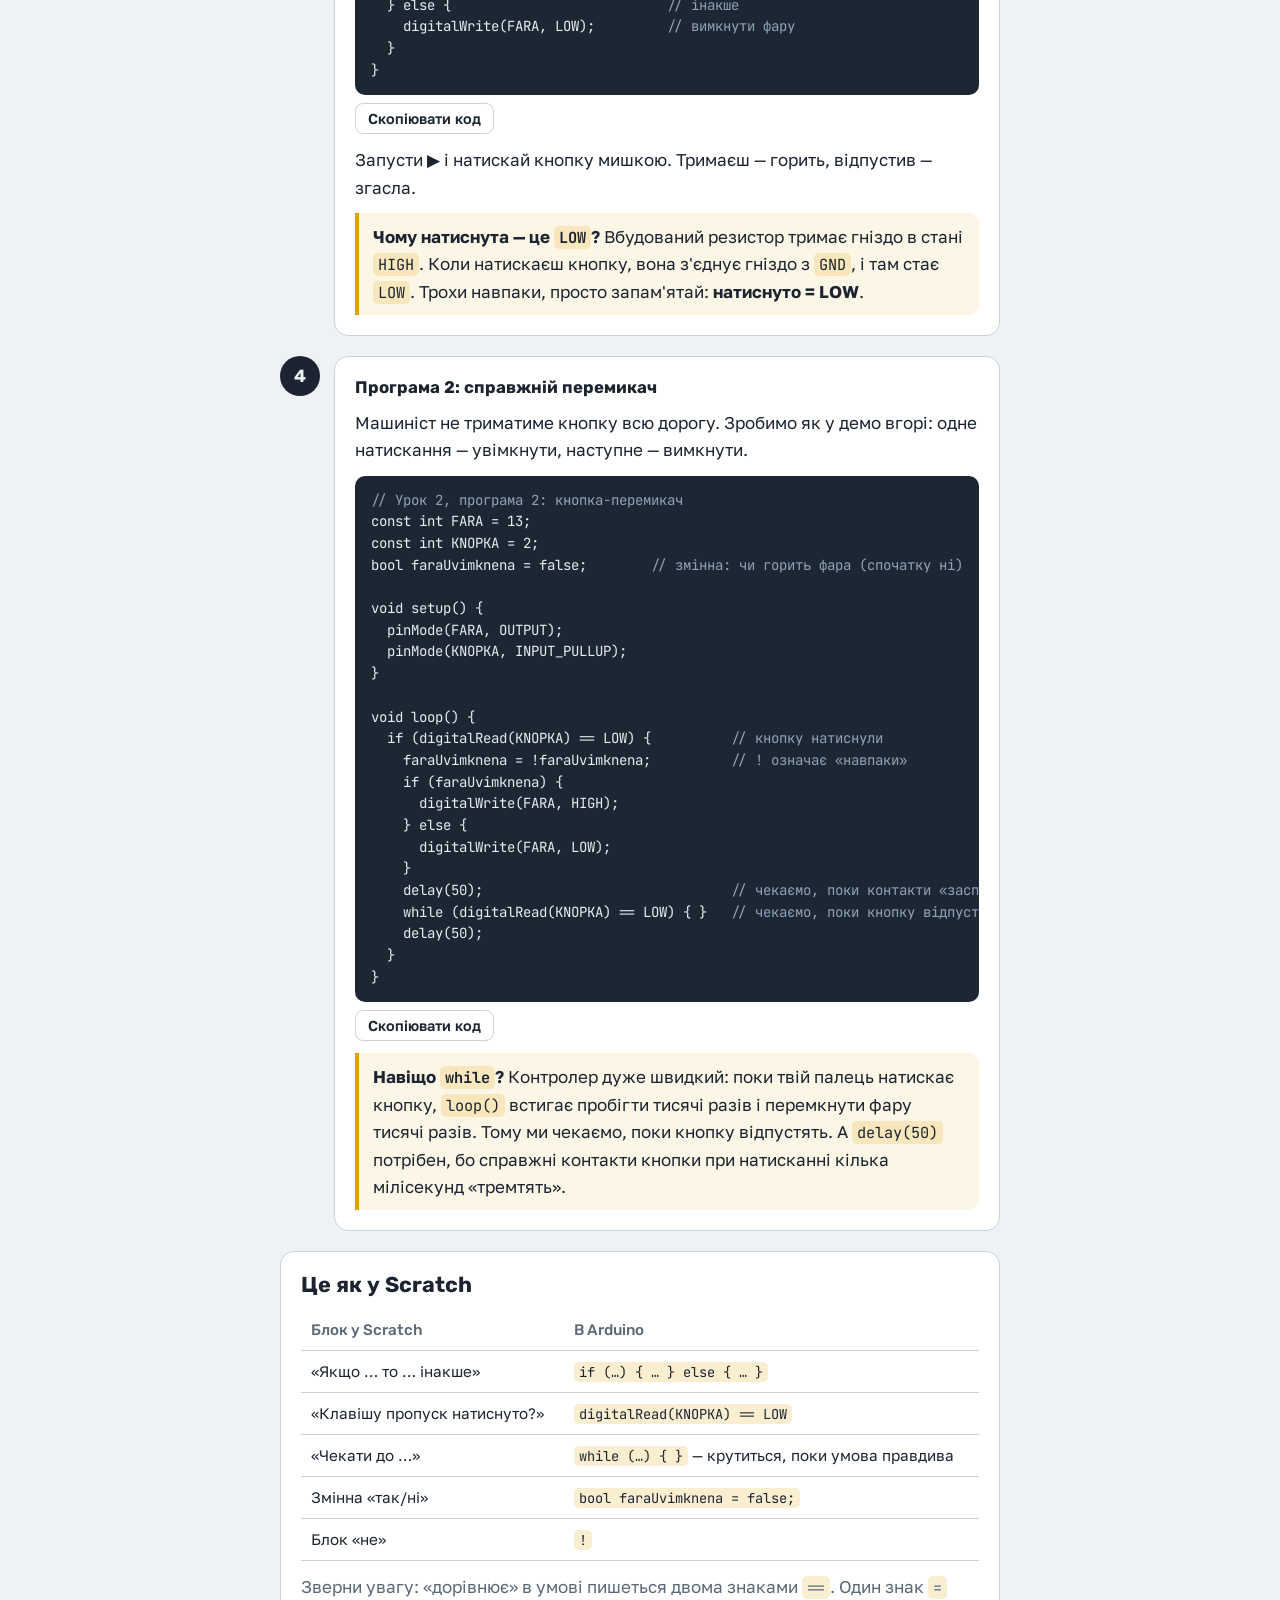
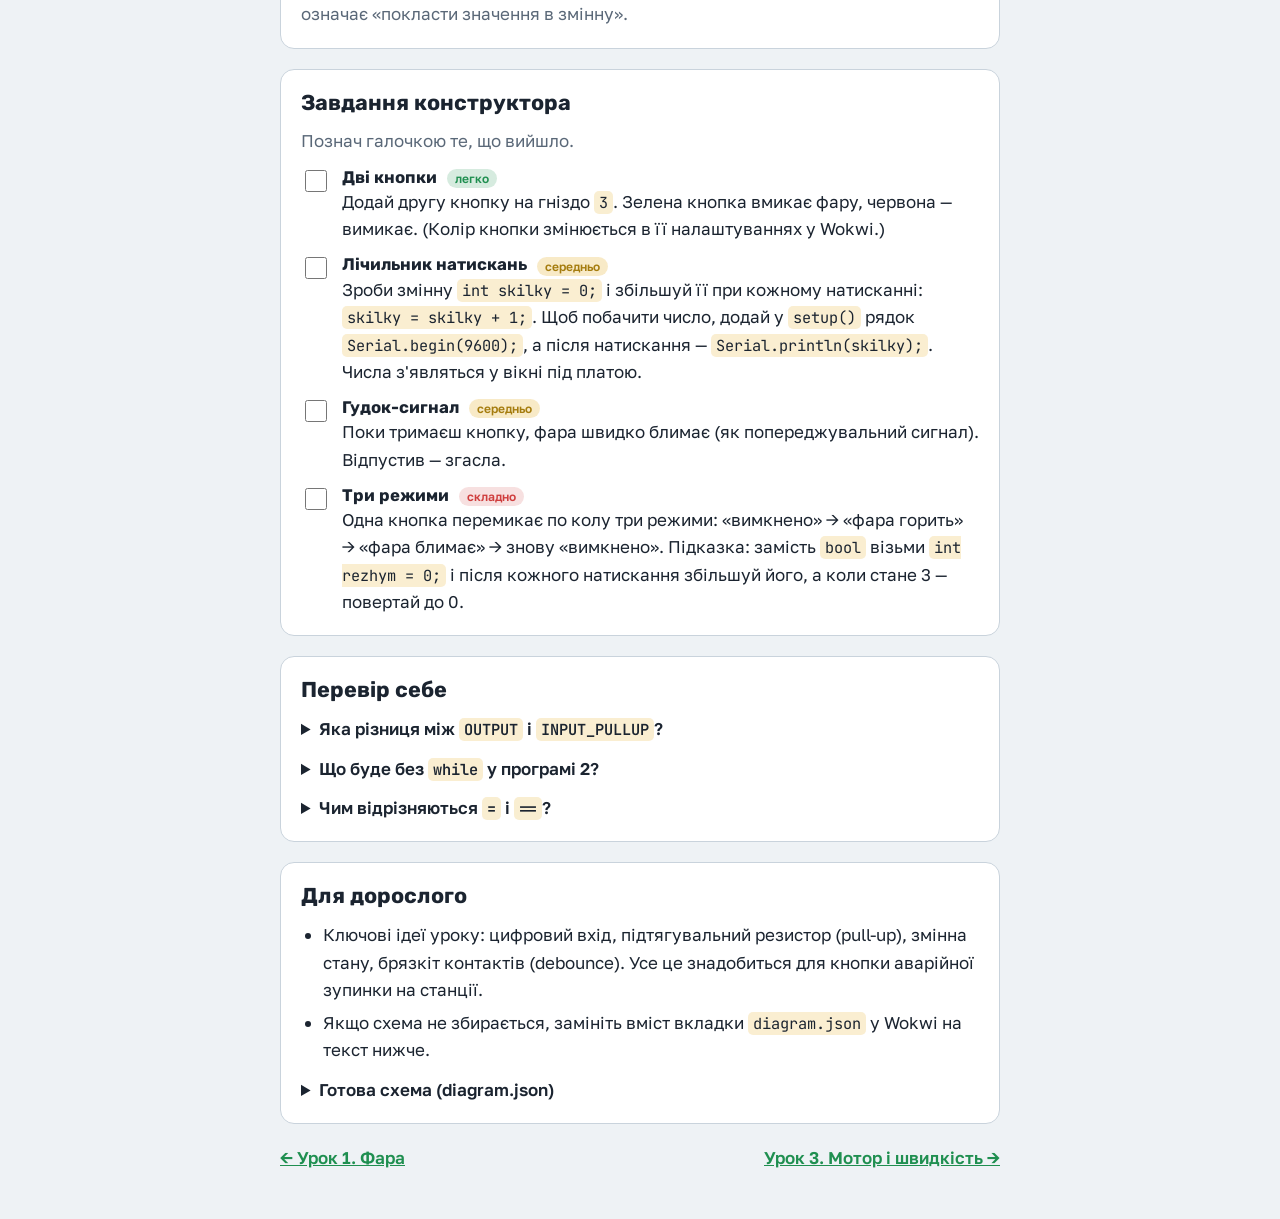
<file: zaliznytsia/urok-2.html>
<!doctype html>
<html lang="uk">
<head>
<meta charset="utf-8">
<meta name="viewport" content="width=device-width,initial-scale=1,viewport-fit=cover">
<title>Урок 2. Кнопка машиніста</title>
<link rel="preconnect" href="https://fonts.googleapis.com">
<link rel="stylesheet" href="https://fonts.googleapis.com/css2?family=Rubik:wght@500;700&family=Golos+Text:wght@400;600&family=JetBrains+Mono:wght@400;600&display=swap">
<link rel="stylesheet" href="../assets/lesson.css">
</head>
<body data-lesson="2">
<main>
<header>
  <a href="./" class="back">← Усі уроки курсу</a>
  <div class="eyebrow">Залізниця HO · Урок 2 із серії «Мозок локомотива»</div>
  <h1>Кнопка машиніста</h1>
  <p>Минулого разу фара блимала сама. Сьогодні нею керуватимеш ти: натиснув кнопку — фара загорілась, натиснув ще раз — згасла. Для цього контролер має навчитися <b>слухати</b>, а не тільки говорити. Займе 40–50 хвилин.</p>
</header>

<section class="card">
  <h2>Вихід і вхід</h2>
  <p>У контролера є гнізда, які можуть працювати двома способами:</p>
  <ul>
    <li><b>Вихід</b> (<code>OUTPUT</code>) — контролер <b>говорить</b>: вмикає фару, мотор, звук. Це ти робив в уроці 1.</li>
    <li><b>Вхід</b> (<code>INPUT</code>) — контролер <b>слухає</b>: чи натиснута кнопка, чи проїхав поїзд повз датчик.</li>
  </ul>
  <p>У справжньому локомотиві входи потрібні всюди: кнопки в кабіні машиніста, датчики на колії, датчик заряду акумулятора.</p>
</section>

<section class="card">
  <h2>Спробуй: кнопка-перемикач</h2>
  <div class="demo">
    <div class="lamp" id="lamp" role="img" aria-label="Фара"></div>
    <div style="display:grid;gap:10px;justify-items:start">
      <button class="btn" id="press" type="button">Натиснути кнопку</button>
      <p class="mono">faraUvimknena = <b id="state">false</b></p>
      <p style="color:var(--mut);font-size:.95rem">Контролер пам'ятає, чи ввімкнена фара, у <b>змінній</b>. Кожне натискання перемикає її: <code>false</code> (ні) ↔ <code>true</code> (так).</p>
    </div>
  </div>
</section>

<div class="steps">
  <div class="step"><div class="num">1</div><div class="card">
    <h3>Відкрий свій проєкт з уроку 1</h3>
    <p>Якщо ти його зберіг у Wokwi — відкрий. Якщо ні, збери знову: світлодіод з резистором 220 Ω на гнізді <code>13</code>, коротка ніжка в <code>GND</code>.</p>
  </div></div>

  <div class="step"><div class="num">2</div><div class="card">
    <h3>Додай кнопку</h3>
    <ol>
      <li>Натисни <b>«+»</b> і знайди <b>Pushbutton</b> (кнопка).</li>
      <li>У кнопки чотири ніжки, але працюють вони парами: ліва верхня з'єднана з правою верхньою, ліва нижня — з правою нижньою. Натиснув — і верхня пара з'єдналася з нижньою.</li>
      <li>Одну <b>ліву</b> ніжку з'єднай із гніздом <code>2</code>, другу <b>ліву</b> — з <code>GND</code>.</li>
    </ol>
    <p class="note">Резистор для кнопки не потрібен: контролер має свій, вбудований. Його вмикає слово <code>INPUT_PULLUP</code> у програмі.</p>
  </div></div>

  <div class="step"><div class="num">3</div><div class="card">
    <h3>Програма 1: фара горить, поки тримаєш кнопку</h3>
    <div class="codebox">
<pre><code id="code1"><span class="cm">// Урок 2, програма 1: фара горить, поки натиснута кнопка</span>
const int FARA = 13;
const int KNOPKA = 2;

void setup() {
  pinMode(FARA, OUTPUT);
  pinMode(KNOPKA, INPUT_PULLUP);  <span class="cm">// гніздо 2 слухає кнопку</span>
}

void loop() {
  if (digitalRead(KNOPKA) == LOW) {  <span class="cm">// якщо кнопку натиснуто</span>
    digitalWrite(FARA, HIGH);        <span class="cm">// увімкнути фару</span>
  } else {                           <span class="cm">// інакше</span>
    digitalWrite(FARA, LOW);         <span class="cm">// вимкнути фару</span>
  }
}</code></pre>
      <button class="copy" data-target="code1" type="button">Скопіювати код</button>
    </div>
    <p>Запусти ▶ і натискай кнопку мишкою. Тримаєш — горить, відпустив — згасла.</p>
    <p class="note"><b>Чому натиснута — це <code>LOW</code>?</b> Вбудований резистор тримає гніздо в стані <code>HIGH</code>. Коли натискаєш кнопку, вона з'єднує гніздо з <code>GND</code>, і там стає <code>LOW</code>. Трохи навпаки, просто запам'ятай: <b>натиснуто = LOW</b>.</p>
  </div></div>

  <div class="step"><div class="num">4</div><div class="card">
    <h3>Програма 2: справжній перемикач</h3>
    <p>Машиніст не триматиме кнопку всю дорогу. Зробимо як у демо вгорі: одне натискання — увімкнути, наступне — вимкнути.</p>
    <div class="codebox">
<pre><code id="code2"><span class="cm">// Урок 2, програма 2: кнопка-перемикач</span>
const int FARA = 13;
const int KNOPKA = 2;
bool faraUvimknena = false;        <span class="cm">// змінна: чи горить фара (спочатку ні)</span>

void setup() {
  pinMode(FARA, OUTPUT);
  pinMode(KNOPKA, INPUT_PULLUP);
}

void loop() {
  if (digitalRead(KNOPKA) == LOW) {          <span class="cm">// кнопку натиснули</span>
    faraUvimknena = !faraUvimknena;          <span class="cm">// ! означає «навпаки»</span>
    if (faraUvimknena) {
      digitalWrite(FARA, HIGH);
    } else {
      digitalWrite(FARA, LOW);
    }
    delay(50);                               <span class="cm">// чекаємо, поки контакти «заспокояться»</span>
    while (digitalRead(KNOPKA) == LOW) { }   <span class="cm">// чекаємо, поки кнопку відпустять</span>
    delay(50);
  }
}</code></pre>
      <button class="copy" data-target="code2" type="button">Скопіювати код</button>
    </div>
    <p class="note"><b>Навіщо <code>while</code>?</b> Контролер дуже швидкий: поки твій палець натискає кнопку, <code>loop()</code> встигає пробігти тисячі разів і перемкнути фару тисячі разів. Тому ми чекаємо, поки кнопку відпустять. А <code>delay(50)</code> потрібен, бо справжні контакти кнопки при натисканні кілька мілісекунд «тремтять».</p>
  </div></div>
</div>

<section class="card">
  <h2>Це як у Scratch</h2>
  <div class="table-wrap"><table>
    <thead><tr><th>Блок у Scratch</th><th>В Arduino</th></tr></thead>
    <tbody>
      <tr><td>«Якщо … то … інакше»</td><td><code>if (…) { … } else { … }</code></td></tr>
      <tr><td>«Клавішу пропуск натиснуто?»</td><td><code>digitalRead(KNOPKA) == LOW</code></td></tr>
      <tr><td>«Чекати до …»</td><td><code>while (…) { }</code> — крутиться, поки умова правдива</td></tr>
      <tr><td>Змінна «так/ні»</td><td><code>bool faraUvimknena = false;</code></td></tr>
      <tr><td>Блок «не»</td><td><code>!</code></td></tr>
    </tbody>
  </table></div>
  <p style="color:var(--mut)">Зверни увагу: «дорівнює» в умові пишеться двома знаками <code>==</code>. Один знак <code>=</code> означає «покласти значення в змінну».</p>
</section>

<section class="card">
  <h2>Завдання конструктора</h2>
  <p style="color:var(--mut)">Познач галочкою те, що вийшло.</p>

  <div class="task"><input type="checkbox" id="t1" aria-labelledby="t1h"><div>
    <h3 id="t1h">Дві кнопки <span class="badge">легко</span></h3>
    <p>Додай другу кнопку на гніздо <code>3</code>. Зелена кнопка вмикає фару, червона — вимикає. (Колір кнопки змінюється в її налаштуваннях у Wokwi.)</p>
  </div></div>

  <div class="task"><input type="checkbox" id="t2" aria-labelledby="t2h"><div>
    <h3 id="t2h">Лічильник натискань <span class="badge mid">середньо</span></h3>
    <p>Зроби змінну <code>int skilky = 0;</code> і збільшуй її при кожному натисканні: <code>skilky = skilky + 1;</code>. Щоб побачити число, додай у <code>setup()</code> рядок <code>Serial.begin(9600);</code>, а після натискання — <code>Serial.println(skilky);</code>. Числа з'являться у вікні під платою.</p>
  </div></div>

  <div class="task"><input type="checkbox" id="t3" aria-labelledby="t3h"><div>
    <h3 id="t3h">Гудок-сигнал <span class="badge mid">середньо</span></h3>
    <p>Поки тримаєш кнопку, фара швидко блимає (як попереджувальний сигнал). Відпустив — згасла.</p>
  </div></div>

  <div class="task"><input type="checkbox" id="t4" aria-labelledby="t4h"><div>
    <h3 id="t4h">Три режими <span class="badge hard">складно</span></h3>
    <p>Одна кнопка перемикає по колу три режими: «вимкнено» → «фара горить» → «фара блимає» → знову «вимкнено». Підказка: замість <code>bool</code> візьми <code>int rezhym = 0;</code> і після кожного натискання збільшуй його, а коли стане 3 — повертай до 0.</p>
  </div></div>
</section>

<section class="card">
  <h2>Перевір себе</h2>
  <details><summary>Яка різниця між <code>OUTPUT</code> і <code>INPUT_PULLUP</code>?</summary><p><code>OUTPUT</code> — контролер сам подає сигнал (вмикає щось). <code>INPUT_PULLUP</code> — контролер слухає, що відбувається на гнізді, і тримає його в <code>HIGH</code>, поки кнопка не з'єднає його з <code>GND</code>.</p></details>
  <details><summary>Що буде без <code>while</code> у програмі 2?</summary><p>Фара перемикатиметься багато разів, поки тримаєш кнопку, і загориться чи згасне випадково.</p></details>
  <details><summary>Чим відрізняються <code>=</code> і <code>==</code>?</summary><p><code>=</code> кладе значення в змінну. <code>==</code> перевіряє, чи два значення однакові.</p></details>
</section>

<section class="card">
  <h2>Для дорослого</h2>
  <ul>
    <li>Ключові ідеї уроку: цифровий вхід, підтягувальний резистор (pull-up), змінна стану, брязкіт контактів (debounce). Усе це знадобиться для кнопки аварійної зупинки на станції.</li>
    <li>Якщо схема не збирається, замініть вміст вкладки <code>diagram.json</code> у Wokwi на текст нижче.</li>
  </ul>
  <details><summary>Готова схема (diagram.json)</summary>
    <div class="codebox">
<pre><code id="code3">{
  "version": 1,
  "author": "maisternia",
  "editor": "wokwi",
  "parts": [
    { "type": "wokwi-arduino-uno", "id": "uno", "top": 0, "left": 0, "attrs": {} },
    { "type": "wokwi-led", "id": "led1", "top": -130, "left": 140, "attrs": { "color": "white" } },
    { "type": "wokwi-resistor", "id": "r1", "top": -60, "left": 190, "rotate": 90, "attrs": { "value": "220" } },
    { "type": "wokwi-pushbutton", "id": "btn1", "top": -110, "left": 260, "attrs": { "color": "green" } }
  ],
  "connections": [
    [ "uno:13", "r1:2", "green", [] ],
    [ "r1:1", "led1:A", "green", [] ],
    [ "led1:C", "uno:GND.1", "black", [] ],
    [ "uno:2", "btn1:1.l", "blue", [] ],
    [ "btn1:2.l", "uno:GND.1", "black", [] ]
  ],
  "dependencies": {}
}</code></pre>
      <button class="copy" data-target="code3" type="button">Скопіювати схему</button>
    </div>
  </details>
</section>

<nav class="lnav"><a href="urok-1.html">← Урок 1. Фара</a><a href="urok-3.html">Урок 3. Мотор і швидкість →</a></nav>
</main>
<script>
(function(){
  const lamp=document.getElementById('lamp'),st=document.getElementById('state');
  let on=false;
  document.getElementById('press').addEventListener('click',()=>{on=!on;lamp.classList.toggle('on',on);st.textContent=on?'true':'false';});
})();
</script>
<script src="../assets/lesson.js"></script>
</body>
</html>
</file>
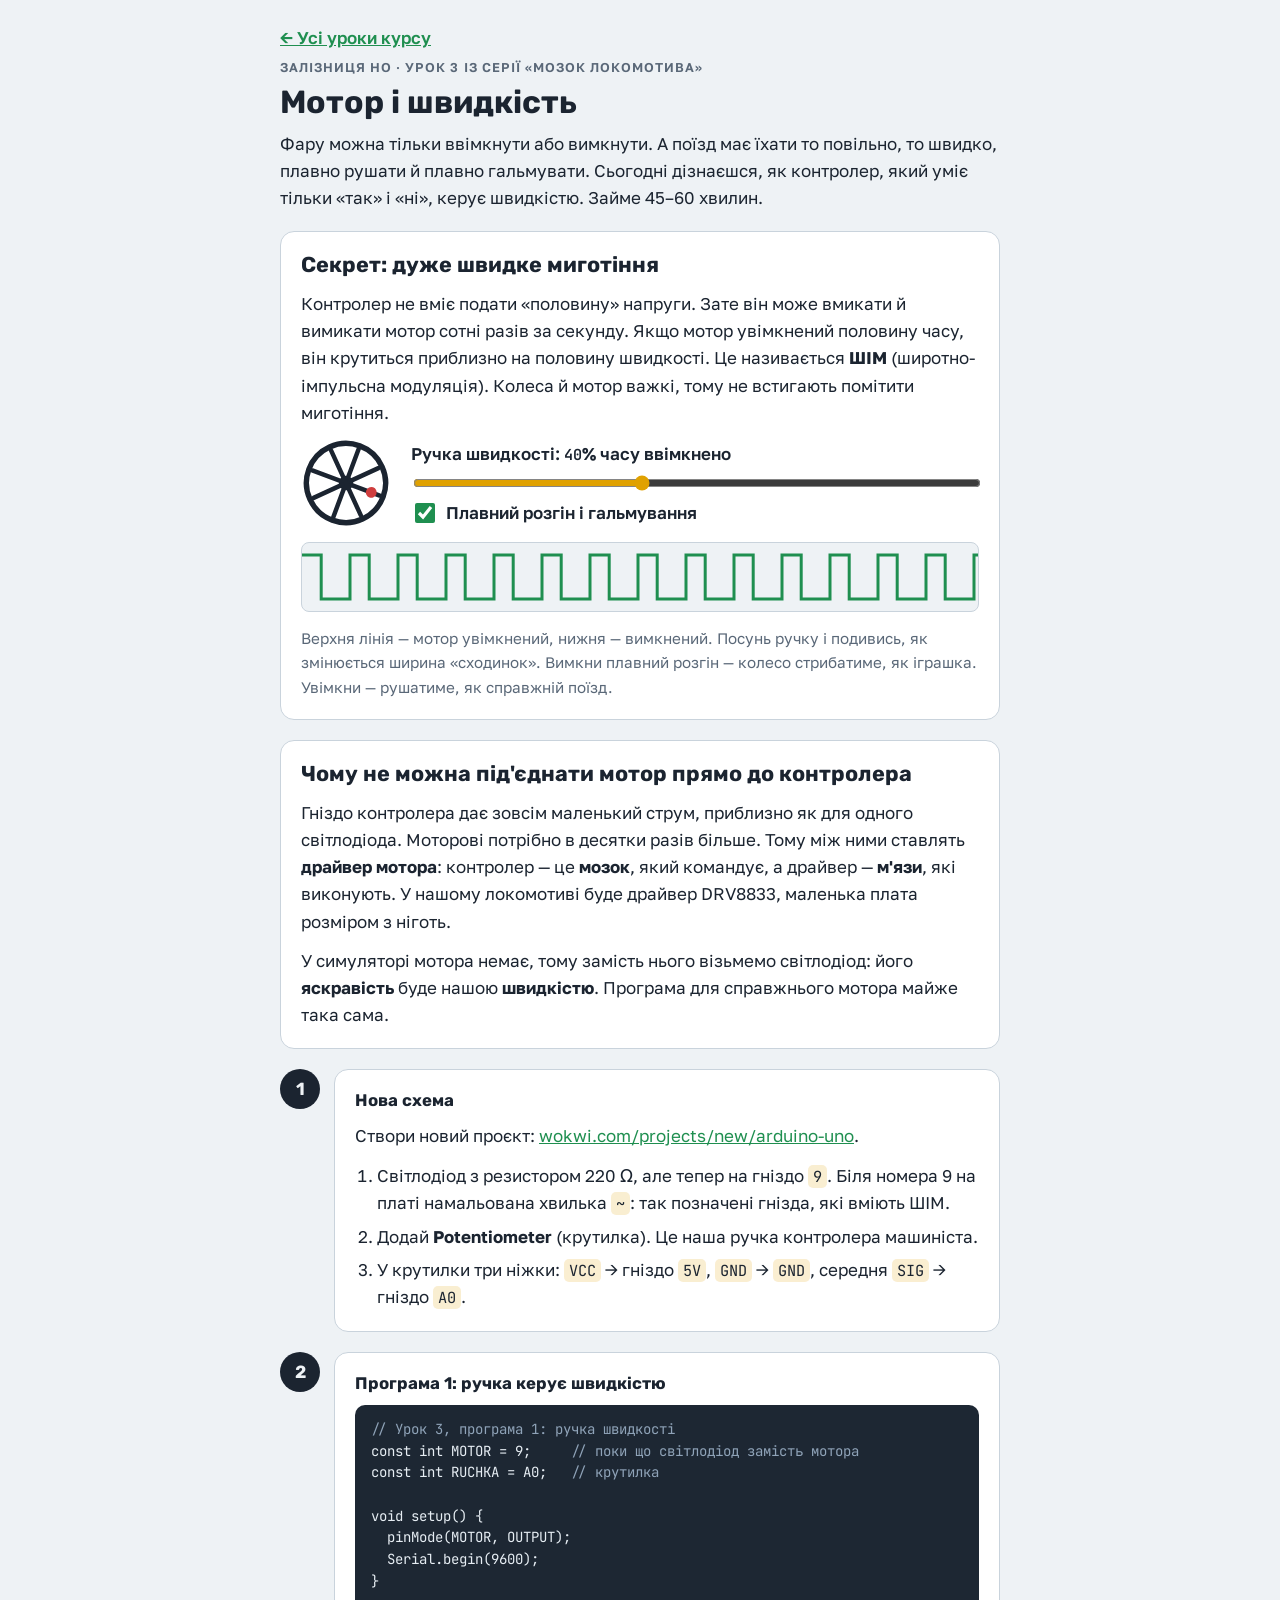
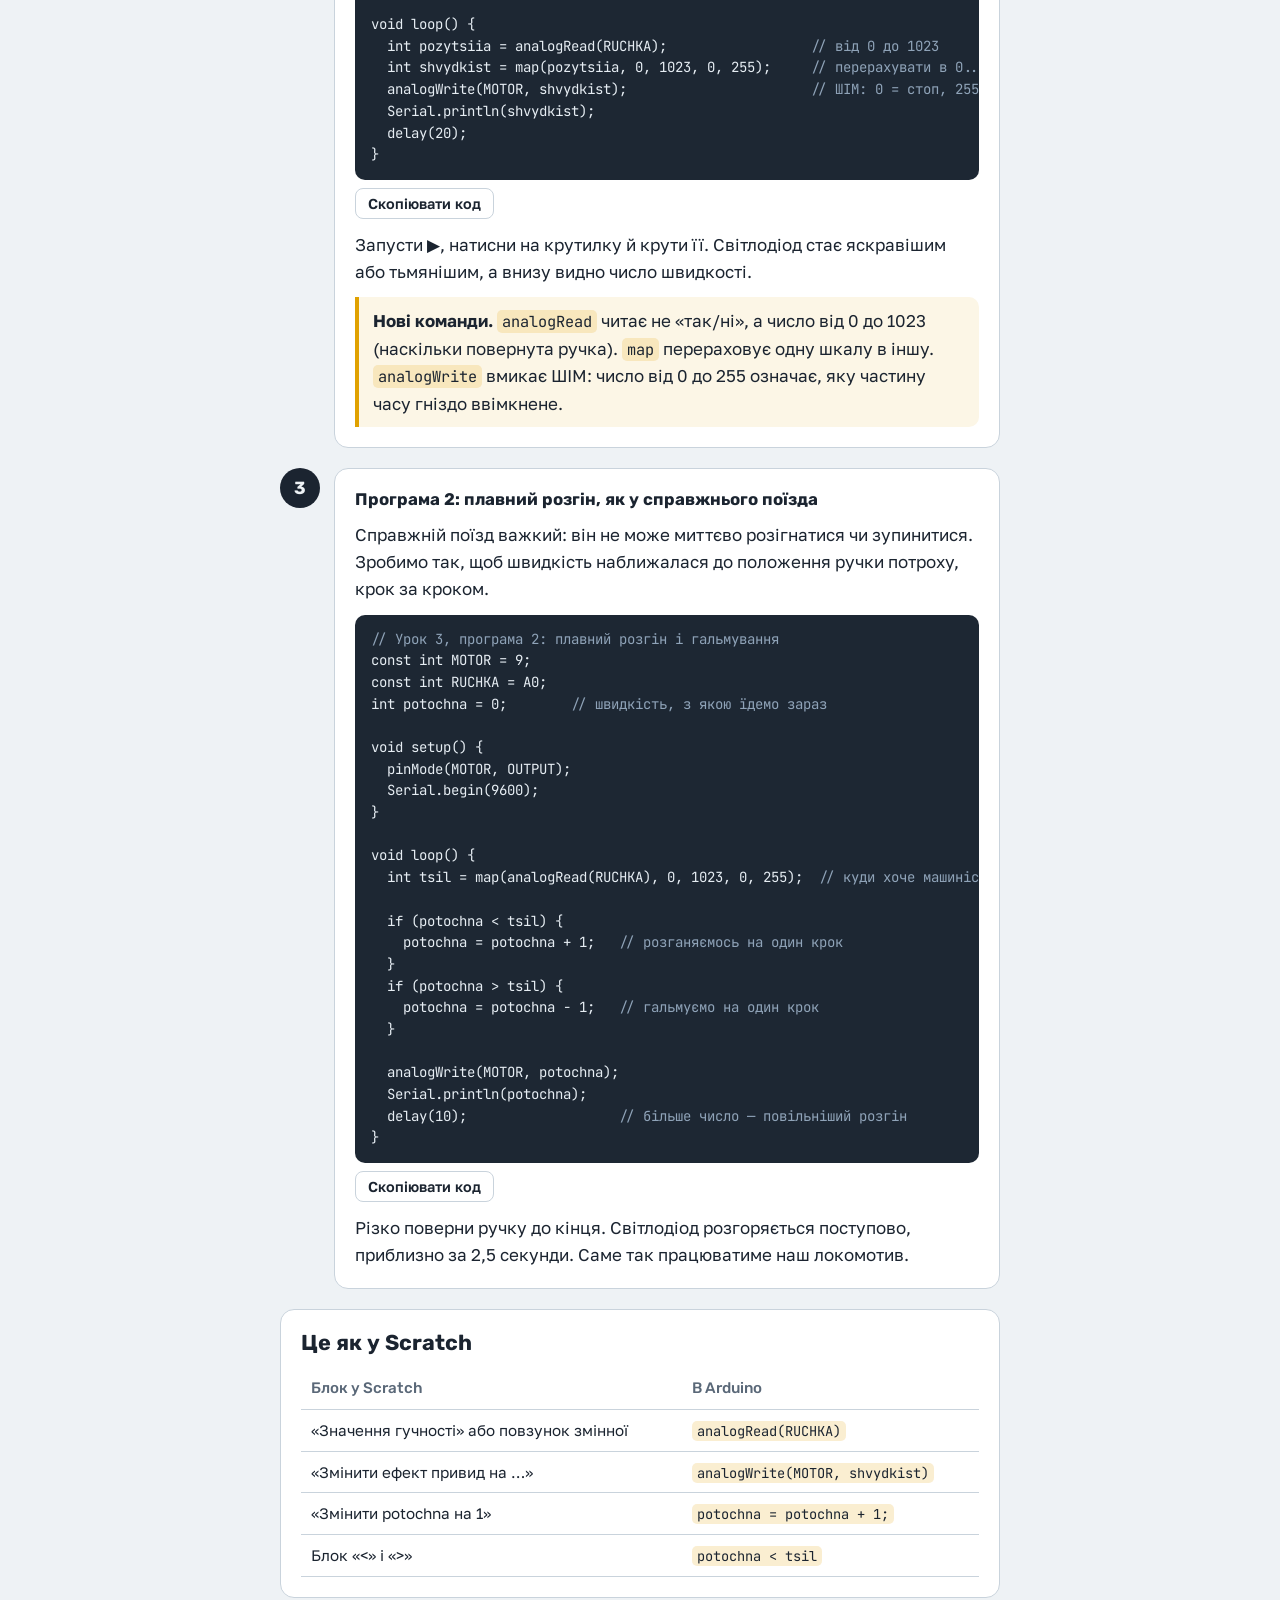
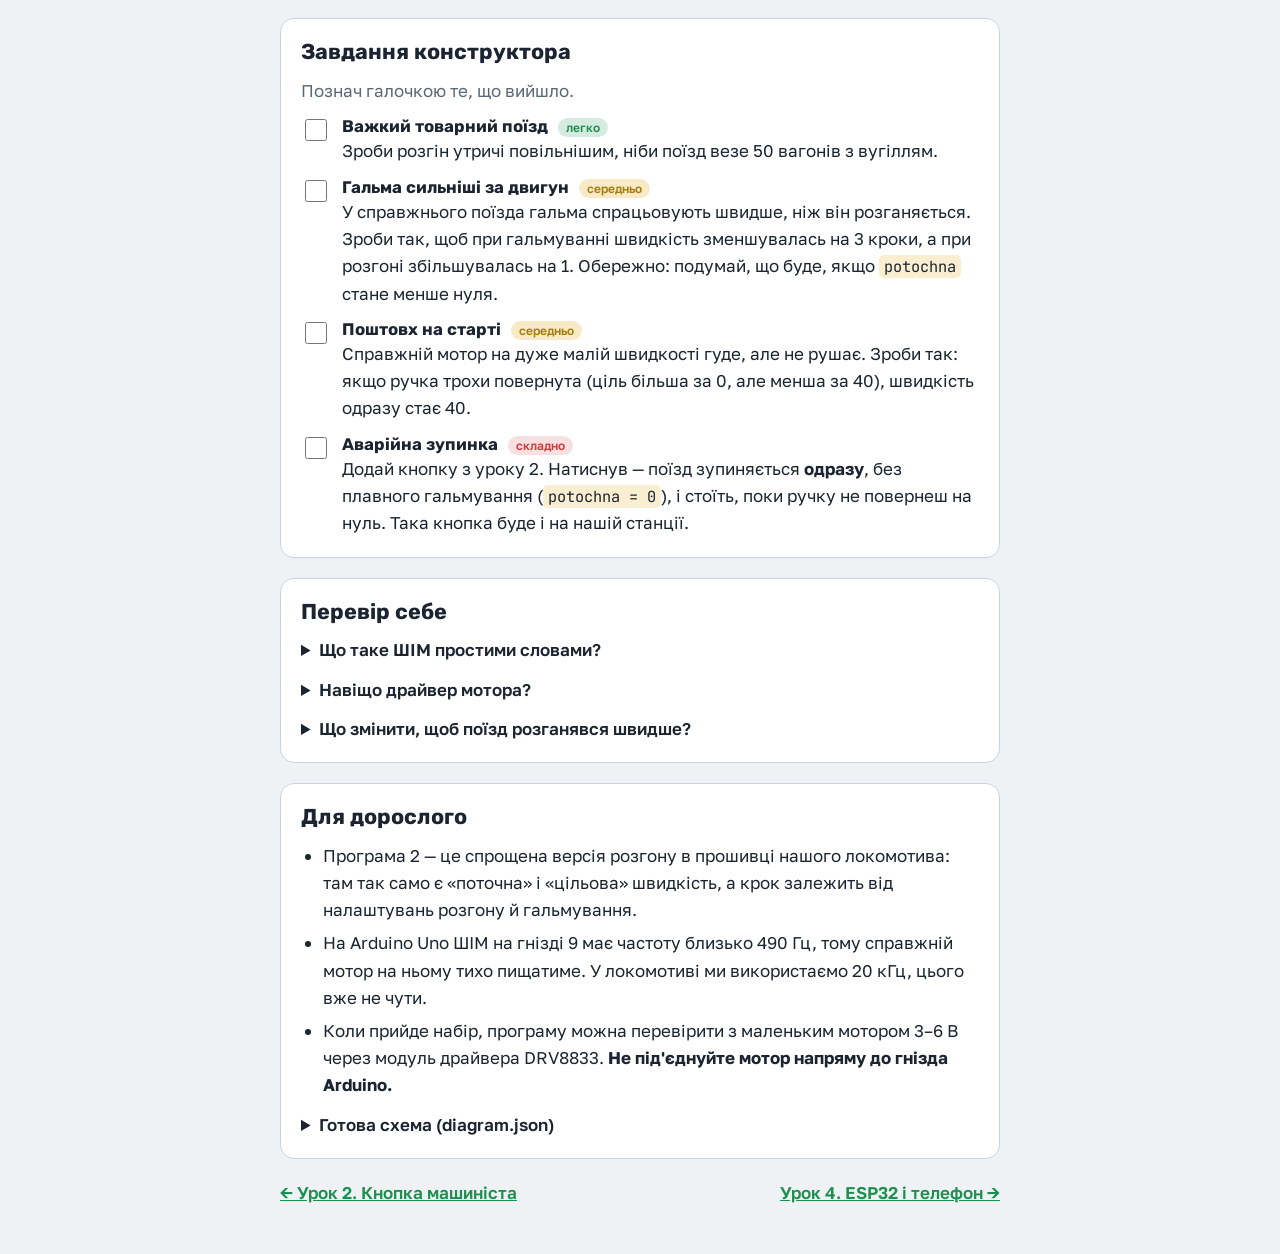
<file: zaliznytsia/urok-3.html>
<!doctype html>
<html lang="uk">
<head>
<meta charset="utf-8">
<meta name="viewport" content="width=device-width,initial-scale=1,viewport-fit=cover">
<title>Урок 3. Мотор і швидкість</title>
<link rel="preconnect" href="https://fonts.googleapis.com">
<link rel="stylesheet" href="https://fonts.googleapis.com/css2?family=Rubik:wght@500;700&family=Golos+Text:wght@400;600&family=JetBrains+Mono:wght@400;600&display=swap">
<link rel="stylesheet" href="../assets/lesson.css">
<style>
.pwm{display:grid;gap:14px}
.pwm-top{display:grid;grid-template-columns:auto 1fr;gap:20px;align-items:center}
.wheel{width:90px;height:90px;color:var(--ink)}
#wave{width:100%;height:70px;display:block;border:1px solid var(--line);border-radius:8px;background:var(--bg)}
.pwm label{font-weight:600}
.pwm input[type=range]{width:100%;accent-color:var(--signal)}
.check{display:flex;gap:8px;align-items:center;font-weight:600}
.check input{width:20px;height:20px;accent-color:var(--go)}
@media (max-width:480px){.pwm-top{grid-template-columns:1fr;justify-items:start}}
</style>
</head>
<body data-lesson="3">
<main>
<header>
  <a href="./" class="back">← Усі уроки курсу</a>
  <div class="eyebrow">Залізниця HO · Урок 3 із серії «Мозок локомотива»</div>
  <h1>Мотор і швидкість</h1>
  <p>Фару можна тільки ввімкнути або вимкнути. А поїзд має їхати то повільно, то швидко, плавно рушати й плавно гальмувати. Сьогодні дізнаєшся, як контролер, який уміє тільки «так» і «ні», керує швидкістю. Займе 45–60 хвилин.</p>
</header>

<section class="card">
  <h2>Секрет: дуже швидке миготіння</h2>
  <p>Контролер не вміє подати «половину» напруги. Зате він може вмикати й вимикати мотор сотні разів за секунду. Якщо мотор увімкнений половину часу, він крутиться приблизно на половину швидкості. Це називається <b>ШІМ</b> (широтно-імпульсна модуляція). Колеса й мотор важкі, тому не встигають помітити миготіння.</p>
  <div class="pwm">
    <div class="pwm-top">
      <svg class="wheel" id="wheel" viewBox="-50 -50 100 100" role="img" aria-label="Колесо локомотива">
        <circle r="44" fill="none" stroke="currentColor" stroke-width="6"></circle>
        <circle r="8" fill="currentColor"></circle>
        <g stroke="currentColor" stroke-width="5" stroke-linecap="round">
          <line x1="0" y1="-40" x2="0" y2="40"></line><line x1="-40" y1="0" x2="40" y2="0"></line>
          <line x1="-28" y1="-28" x2="28" y2="28"></line><line x1="-28" y1="28" x2="28" y2="-28"></line>
        </g>
        <circle cx="0" cy="-30" r="6" fill="var(--stop)"></circle>
      </svg>
      <div style="display:grid;gap:6px;min-width:0">
        <label for="duty">Ручка швидкості: <output id="dutyOut" class="mono">40</output>% часу ввімкнено</label>
        <input type="range" id="duty" min="0" max="100" value="40">
        <label class="check"><input type="checkbox" id="smooth" checked> Плавний розгін і гальмування</label>
      </div>
    </div>
    <canvas id="wave" aria-label="Графік ШІМ: коли мотор увімкнений, а коли ні"></canvas>
    <p style="color:var(--mut);font-size:.95rem">Верхня лінія — мотор увімкнений, нижня — вимкнений. Посунь ручку і подивись, як змінюється ширина «сходинок». Вимкни плавний розгін — колесо стрибатиме, як іграшка. Увімкни — рушатиме, як справжній поїзд.</p>
  </div>
</section>

<section class="card">
  <h2>Чому не можна під'єднати мотор прямо до контролера</h2>
  <p>Гніздо контролера дає зовсім маленький струм, приблизно як для одного світлодіода. Моторові потрібно в десятки разів більше. Тому між ними ставлять <b>драйвер мотора</b>: контролер — це <b>мозок</b>, який командує, а драйвер — <b>м'язи</b>, які виконують. У нашому локомотиві буде драйвер DRV8833, маленька плата розміром з ніготь.</p>
  <p>У симуляторі мотора немає, тому замість нього візьмемо світлодіод: його <b>яскравість</b> буде нашою <b>швидкістю</b>. Програма для справжнього мотора майже така сама.</p>
</section>

<div class="steps">
  <div class="step"><div class="num">1</div><div class="card">
    <h3>Нова схема</h3>
    <p>Створи новий проєкт: <a href="https://wokwi.com/projects/new/arduino-uno" target="_blank" rel="noopener">wokwi.com/projects/new/arduino-uno</a>.</p>
    <ol>
      <li>Світлодіод з резистором 220 Ω, але тепер на гніздо <code>9</code>. Біля номера 9 на платі намальована хвилька <code>~</code>: так позначені гнізда, які вміють ШІМ.</li>
      <li>Додай <b>Potentiometer</b> (крутилка). Це наша ручка контролера машиніста.</li>
      <li>У крутилки три ніжки: <code>VCC</code> → гніздо <code>5V</code>, <code>GND</code> → <code>GND</code>, середня <code>SIG</code> → гніздо <code>A0</code>.</li>
    </ol>
  </div></div>

  <div class="step"><div class="num">2</div><div class="card">
    <h3>Програма 1: ручка керує швидкістю</h3>
    <div class="codebox">
<pre><code id="code1"><span class="cm">// Урок 3, програма 1: ручка швидкості</span>
const int MOTOR = 9;     <span class="cm">// поки що світлодіод замість мотора</span>
const int RUCHKA = A0;   <span class="cm">// крутилка</span>

void setup() {
  pinMode(MOTOR, OUTPUT);
  Serial.begin(9600);
}

void loop() {
  int pozytsiia = analogRead(RUCHKA);                  <span class="cm">// від 0 до 1023</span>
  int shvydkist = map(pozytsiia, 0, 1023, 0, 255);     <span class="cm">// перерахувати в 0..255</span>
  analogWrite(MOTOR, shvydkist);                       <span class="cm">// ШІМ: 0 = стоп, 255 = повний хід</span>
  Serial.println(shvydkist);
  delay(20);
}</code></pre>
      <button class="copy" data-target="code1" type="button">Скопіювати код</button>
    </div>
    <p>Запусти ▶, натисни на крутилку й крути її. Світлодіод стає яскравішим або тьмянішим, а внизу видно число швидкості.</p>
    <p class="note"><b>Нові команди.</b> <code>analogRead</code> читає не «так/ні», а число від 0 до 1023 (наскільки повернута ручка). <code>map</code> перераховує одну шкалу в іншу. <code>analogWrite</code> вмикає ШІМ: число від 0 до 255 означає, яку частину часу гніздо ввімкнене.</p>
  </div></div>

  <div class="step"><div class="num">3</div><div class="card">
    <h3>Програма 2: плавний розгін, як у справжнього поїзда</h3>
    <p>Справжній поїзд важкий: він не може миттєво розігнатися чи зупинитися. Зробимо так, щоб швидкість наближалася до положення ручки потроху, крок за кроком.</p>
    <div class="codebox">
<pre><code id="code2"><span class="cm">// Урок 3, програма 2: плавний розгін і гальмування</span>
const int MOTOR = 9;
const int RUCHKA = A0;
int potochna = 0;        <span class="cm">// швидкість, з якою їдемо зараз</span>

void setup() {
  pinMode(MOTOR, OUTPUT);
  Serial.begin(9600);
}

void loop() {
  int tsil = map(analogRead(RUCHKA), 0, 1023, 0, 255);  <span class="cm">// куди хоче машиніст</span>

  if (potochna &lt; tsil) {
    potochna = potochna + 1;   <span class="cm">// розганяємось на один крок</span>
  }
  if (potochna &gt; tsil) {
    potochna = potochna - 1;   <span class="cm">// гальмуємо на один крок</span>
  }

  analogWrite(MOTOR, potochna);
  Serial.println(potochna);
  delay(10);                   <span class="cm">// більше число — повільніший розгін</span>
}</code></pre>
      <button class="copy" data-target="code2" type="button">Скопіювати код</button>
    </div>
    <p>Різко поверни ручку до кінця. Світлодіод розгоряється поступово, приблизно за 2,5 секунди. Саме так працюватиме наш локомотив.</p>
  </div></div>
</div>

<section class="card">
  <h2>Це як у Scratch</h2>
  <div class="table-wrap"><table>
    <thead><tr><th>Блок у Scratch</th><th>В Arduino</th></tr></thead>
    <tbody>
      <tr><td>«Значення гучності» або повзунок змінної</td><td><code>analogRead(RUCHKA)</code></td></tr>
      <tr><td>«Змінити ефект привид на …»</td><td><code>analogWrite(MOTOR, shvydkist)</code></td></tr>
      <tr><td>«Змінити potochna на 1»</td><td><code>potochna = potochna + 1;</code></td></tr>
      <tr><td>Блок «&lt;» і «&gt;»</td><td><code>potochna &lt; tsil</code></td></tr>
    </tbody>
  </table></div>
</section>

<section class="card">
  <h2>Завдання конструктора</h2>
  <p style="color:var(--mut)">Познач галочкою те, що вийшло.</p>

  <div class="task"><input type="checkbox" id="t1" aria-labelledby="t1h"><div>
    <h3 id="t1h">Важкий товарний поїзд <span class="badge">легко</span></h3>
    <p>Зроби розгін утричі повільнішим, ніби поїзд везе 50 вагонів з вугіллям.</p>
  </div></div>

  <div class="task"><input type="checkbox" id="t2" aria-labelledby="t2h"><div>
    <h3 id="t2h">Гальма сильніші за двигун <span class="badge mid">середньо</span></h3>
    <p>У справжнього поїзда гальма спрацьовують швидше, ніж він розганяється. Зроби так, щоб при гальмуванні швидкість зменшувалась на 3 кроки, а при розгоні збільшувалась на 1. Обережно: подумай, що буде, якщо <code>potochna</code> стане менше нуля.</p>
  </div></div>

  <div class="task"><input type="checkbox" id="t3" aria-labelledby="t3h"><div>
    <h3 id="t3h">Поштовх на старті <span class="badge mid">середньо</span></h3>
    <p>Справжній мотор на дуже малій швидкості гуде, але не рушає. Зроби так: якщо ручка трохи повернута (ціль більша за 0, але менша за 40), швидкість одразу стає 40.</p>
  </div></div>

  <div class="task"><input type="checkbox" id="t4" aria-labelledby="t4h"><div>
    <h3 id="t4h">Аварійна зупинка <span class="badge hard">складно</span></h3>
    <p>Додай кнопку з уроку 2. Натиснув — поїзд зупиняється <b>одразу</b>, без плавного гальмування (<code>potochna = 0</code>), і стоїть, поки ручку не повернеш на нуль. Така кнопка буде і на нашій станції.</p>
  </div></div>
</section>

<section class="card">
  <h2>Перевір себе</h2>
  <details><summary>Що таке ШІМ простими словами?</summary><p>Дуже швидке вмикання й вимикання. Чим довше «ввімкнено» в кожному миготінні, тим швидше крутиться мотор і яскравіше світить світлодіод.</p></details>
  <details><summary>Навіщо драйвер мотора?</summary><p>Контролер дає занадто малий струм для мотора. Драйвер отримує команду від контролера й подає на мотор великий струм від акумулятора.</p></details>
  <details><summary>Що змінити, щоб поїзд розганявся швидше?</summary><p>Зменшити число в <code>delay</code> або збільшувати <code>potochna</code> більшими кроками.</p></details>
</section>

<section class="card">
  <h2>Для дорослого</h2>
  <ul>
    <li>Програма 2 — це спрощена версія розгону в прошивці нашого локомотива: там так само є «поточна» і «цільова» швидкість, а крок залежить від налаштувань розгону й гальмування.</li>
    <li>На Arduino Uno ШІМ на гнізді 9 має частоту близько 490 Гц, тому справжній мотор на ньому тихо пищатиме. У локомотиві ми використаємо 20 кГц, цього вже не чути.</li>
    <li>Коли прийде набір, програму можна перевірити з маленьким мотором 3–6 В через модуль драйвера DRV8833. <b>Не під'єднуйте мотор напряму до гнізда Arduino.</b></li>
  </ul>
  <details><summary>Готова схема (diagram.json)</summary>
    <div class="codebox">
<pre><code id="code3">{
  "version": 1,
  "author": "maisternia",
  "editor": "wokwi",
  "parts": [
    { "type": "wokwi-arduino-uno", "id": "uno", "top": 0, "left": 0, "attrs": {} },
    { "type": "wokwi-led", "id": "led1", "top": -130, "left": 170, "attrs": { "color": "yellow" } },
    { "type": "wokwi-resistor", "id": "r1", "top": -60, "left": 220, "rotate": 90, "attrs": { "value": "220" } },
    { "type": "wokwi-potentiometer", "id": "pot1", "top": 240, "left": 60, "attrs": {} }
  ],
  "connections": [
    [ "uno:9", "r1:2", "green", [] ],
    [ "r1:1", "led1:A", "green", [] ],
    [ "led1:C", "uno:GND.1", "black", [] ],
    [ "pot1:VCC", "uno:5V", "red", [] ],
    [ "pot1:GND", "uno:GND.2", "black", [] ],
    [ "pot1:SIG", "uno:A0", "orange", [] ]
  ],
  "dependencies": {}
}</code></pre>
      <button class="copy" data-target="code3" type="button">Скопіювати схему</button>
    </div>
  </details>
</section>

<nav class="lnav"><a href="urok-2.html">← Урок 2. Кнопка машиніста</a><a href="urok-4.html">Урок 4. ESP32 і телефон →</a></nav>
</main>
<script>
(function(){
  const duty=document.getElementById('duty'),out=document.getElementById('dutyOut'),smooth=document.getElementById('smooth');
  const wheel=document.getElementById('wheel'),cv=document.getElementById('wave'),ctx=cv.getContext('2d');
  const reduce=matchMedia('(prefers-reduced-motion: reduce)').matches;
  let cur=+duty.value,angle=0;
  function css(v){return getComputedStyle(document.documentElement).getPropertyValue(v).trim();}
  function draw(){
    const w=cv.clientWidth,h=cv.clientHeight,dpr=devicePixelRatio||1;
    if(cv.width!==w*dpr){cv.width=w*dpr;cv.height=h*dpr;}
    ctx.setTransform(dpr,0,0,dpr,0,0);ctx.clearRect(0,0,w,h);
    const period=48,hi=12,lo=h-12,d=cur/100;
    ctx.strokeStyle=css('--go');ctx.lineWidth=3;ctx.beginPath();
    for(let x=0;x<w;x+=period){
      const on=period*d;
      ctx.lineTo(x,d>0?hi:lo);ctx.lineTo(x+on,d>0?hi:lo);
      ctx.lineTo(x+on,d<1?lo:hi);ctx.lineTo(x+period,d<1?lo:hi);
    }
    ctx.stroke();
  }
  function frame(){
    const target=+duty.value;
    if(smooth.checked){if(cur<target)cur=Math.min(target,cur+0.6);else if(cur>target)cur=Math.max(target,cur-0.9);}
    else cur=target;
    if(!reduce){angle=(angle+cur*0.12)%360;wheel.style.transform='rotate('+angle+'deg)';}
    draw();requestAnimationFrame(frame);
  }
  duty.addEventListener('input',()=>{out.textContent=duty.value;});
  frame();
})();
</script>
<script src="../assets/lesson.js"></script>
</body>
</html>
</file>
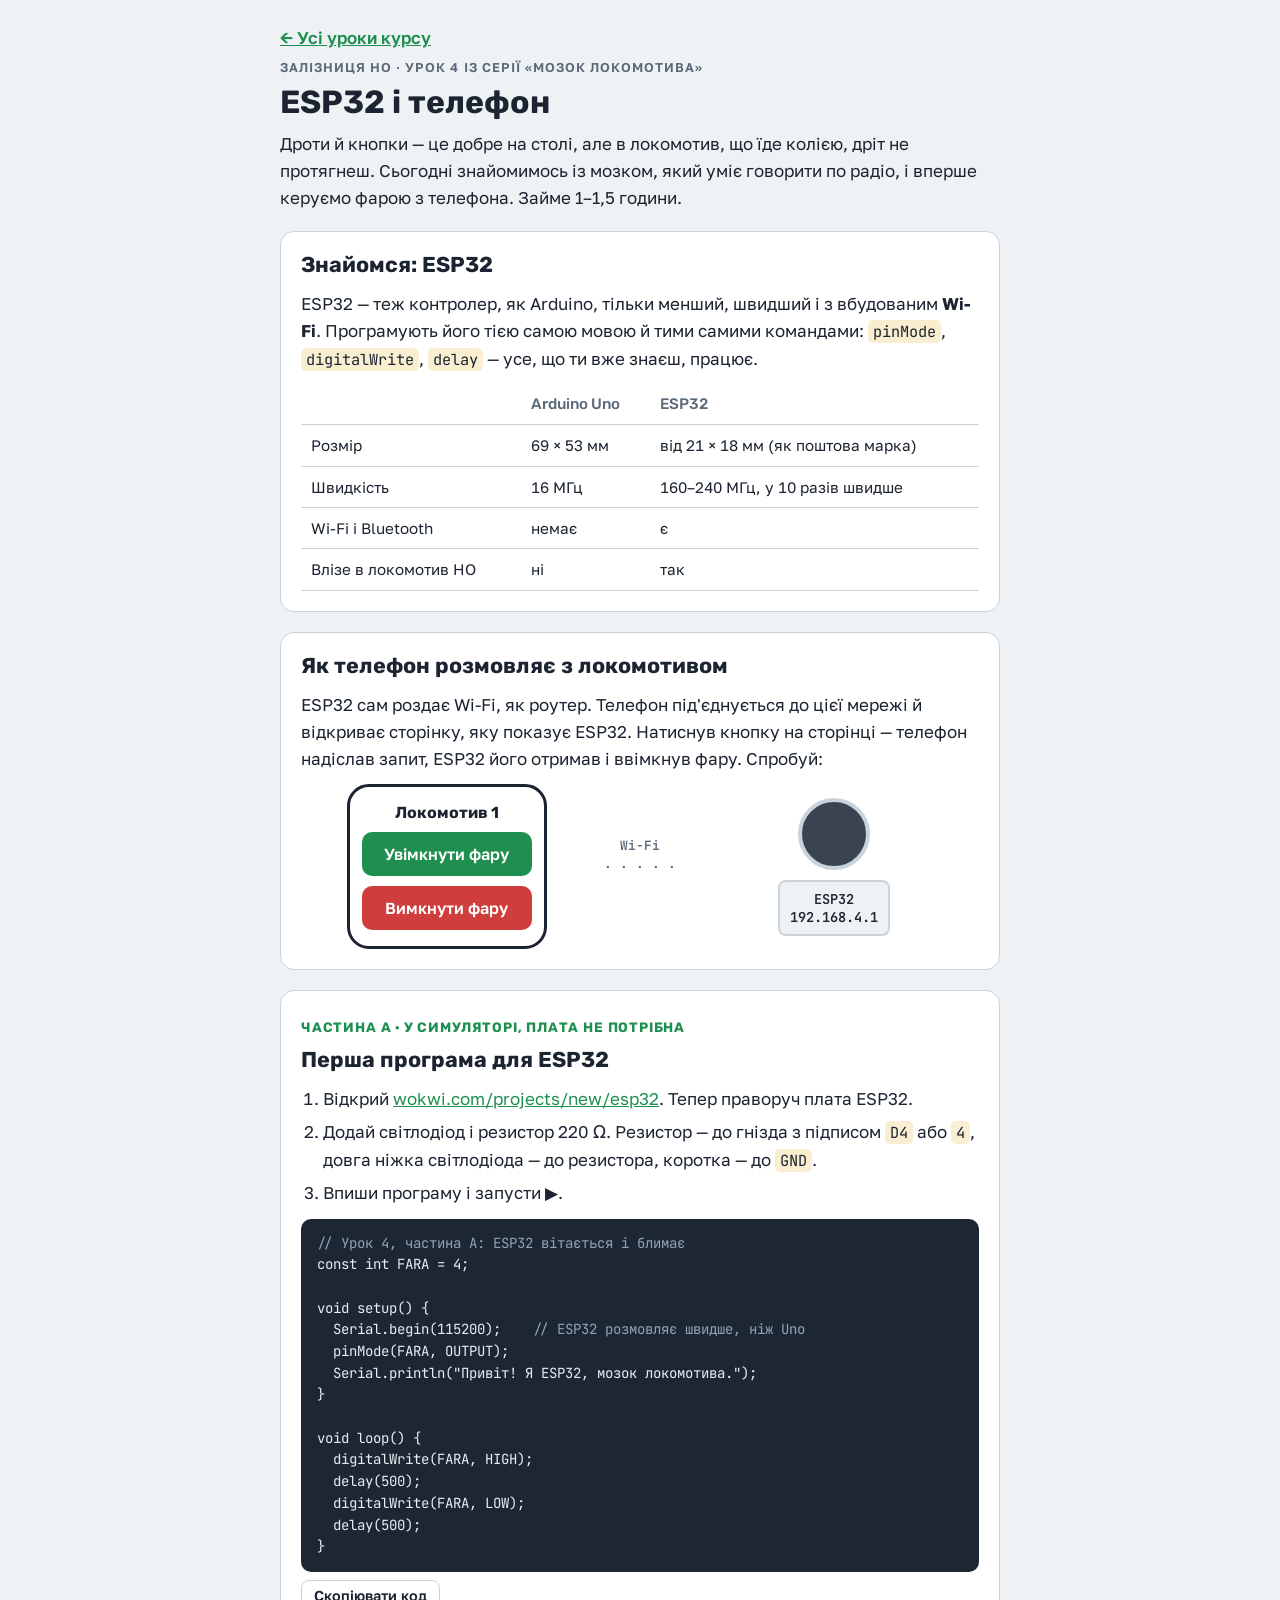
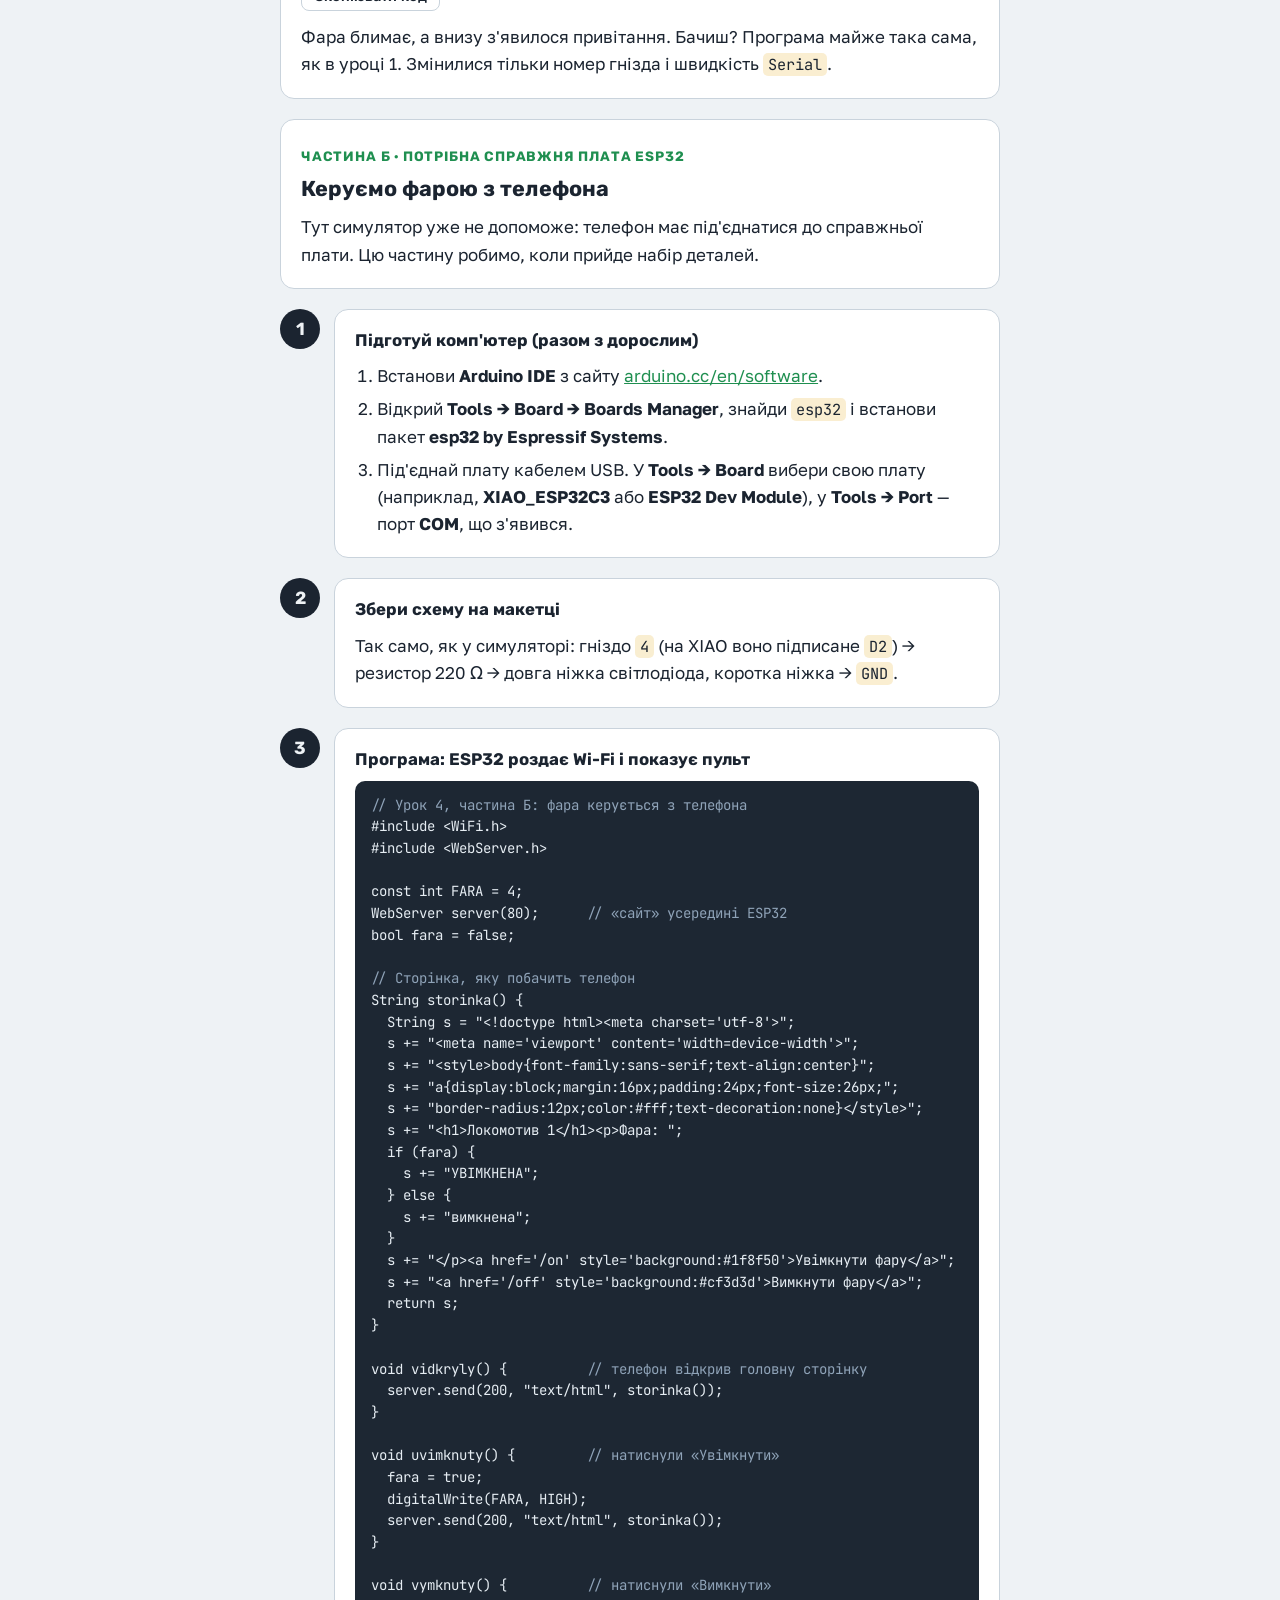
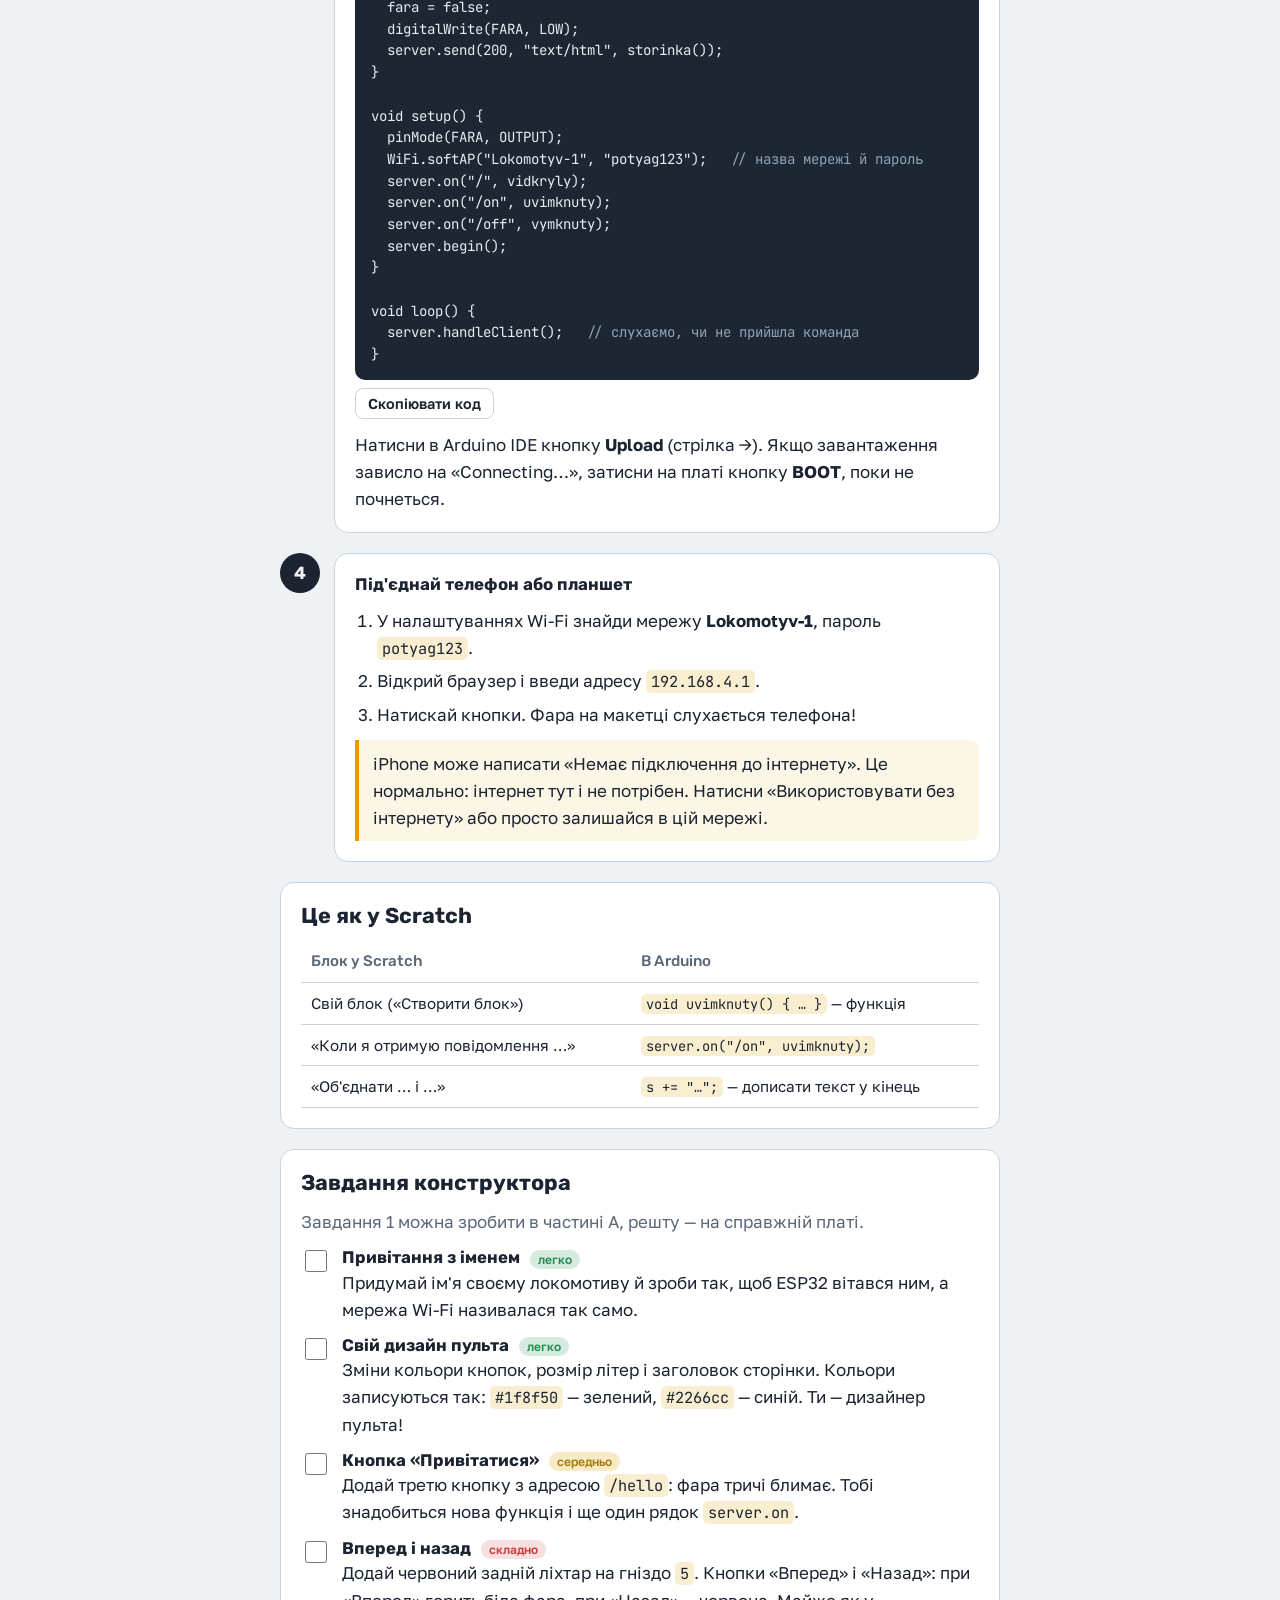
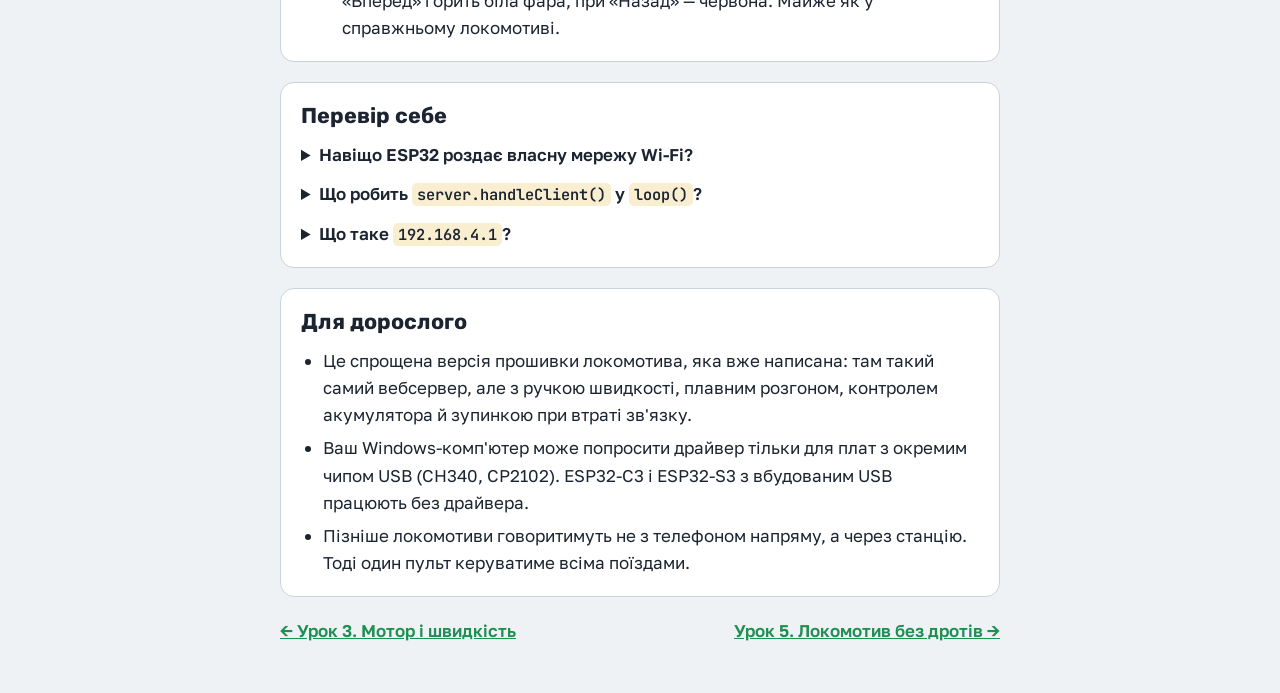
<file: zaliznytsia/urok-4.html>
<!doctype html>
<html lang="uk">
<head>
<meta charset="utf-8">
<meta name="viewport" content="width=device-width,initial-scale=1,viewport-fit=cover">
<title>Урок 4. ESP32 і телефон</title>
<link rel="preconnect" href="https://fonts.googleapis.com">
<link rel="stylesheet" href="https://fonts.googleapis.com/css2?family=Rubik:wght@500;700&family=Golos+Text:wght@400;600&family=JetBrains+Mono:wght@400;600&display=swap">
<link rel="stylesheet" href="../assets/lesson.css">
<style>
.radio{display:grid;grid-template-columns:minmax(0,1fr) auto minmax(0,1fr);gap:12px;align-items:center}
.phone{border:3px solid var(--ink);border-radius:22px;padding:16px 12px;display:grid;gap:10px;text-align:center;max-width:200px;justify-self:center;width:100%}
.phone h3{font-size:1rem}
.phone .btn{width:100%}
.air{display:grid;gap:4px;justify-items:center;color:var(--mut);font:600 .8rem var(--mono);min-width:70px}
.air .msg{min-height:1.4em;color:var(--go)}
.esp{display:grid;gap:10px;justify-items:center;text-align:center}
.chip{border:2px solid var(--line);border-radius:8px;padding:8px 10px;font:600 .85rem var(--mono);background:var(--bg)}
@media (max-width:520px){.radio{grid-template-columns:1fr}.air{min-height:2em}}
</style>
</head>
<body data-lesson="4">
<main>
<header>
  <a href="./" class="back">← Усі уроки курсу</a>
  <div class="eyebrow">Залізниця HO · Урок 4 із серії «Мозок локомотива»</div>
  <h1>ESP32 і телефон</h1>
  <p>Дроти й кнопки — це добре на столі, але в локомотив, що їде колією, дріт не протягнеш. Сьогодні знайомимось із мозком, який уміє говорити по радіо, і вперше керуємо фарою з телефона. Займе 1–1,5 години.</p>
</header>

<section class="card">
  <h2>Знайомся: ESP32</h2>
  <p>ESP32 — теж контролер, як Arduino, тільки менший, швидший і з вбудованим <b>Wi-Fi</b>. Програмують його тією самою мовою й тими самими командами: <code>pinMode</code>, <code>digitalWrite</code>, <code>delay</code> — усе, що ти вже знаєш, працює.</p>
  <div class="table-wrap"><table>
    <thead><tr><th></th><th>Arduino Uno</th><th>ESP32</th></tr></thead>
    <tbody>
      <tr><td>Розмір</td><td class="num">69 × 53 мм</td><td class="num">від 21 × 18 мм (як поштова марка)</td></tr>
      <tr><td>Швидкість</td><td class="num">16 МГц</td><td class="num">160–240 МГц, у 10 разів швидше</td></tr>
      <tr><td>Wi-Fi і Bluetooth</td><td>немає</td><td>є</td></tr>
      <tr><td>Влізе в локомотив HO</td><td>ні</td><td>так</td></tr>
    </tbody>
  </table></div>
</section>

<section class="card">
  <h2>Як телефон розмовляє з локомотивом</h2>
  <p>ESP32 сам роздає Wi-Fi, як роутер. Телефон під'єднується до цієї мережі й відкриває сторінку, яку показує ESP32. Натиснув кнопку на сторінці — телефон надіслав запит, ESP32 його отримав і ввімкнув фару. Спробуй:</p>
  <div class="radio">
    <div class="phone" aria-label="Телефон">
      <h3>Локомотив 1</h3>
      <button class="btn go" id="on" type="button">Увімкнути фару</button>
      <button class="btn stop" id="off" type="button">Вимкнути фару</button>
    </div>
    <div class="air" aria-live="polite"><span>Wi-Fi</span><span>· · · · ·</span><span class="msg" id="msg"></span></div>
    <div class="esp">
      <div class="lamp" id="lamp" role="img" aria-label="Фара"></div>
      <div class="chip">ESP32<br>192.168.4.1</div>
    </div>
  </div>
</section>

<section class="card">
  <p class="part">Частина А · у симуляторі, плата не потрібна</p>
  <h2>Перша програма для ESP32</h2>
  <ol>
    <li>Відкрий <a href="https://wokwi.com/projects/new/esp32" target="_blank" rel="noopener">wokwi.com/projects/new/esp32</a>. Тепер праворуч плата ESP32.</li>
    <li>Додай світлодіод і резистор 220 Ω. Резистор — до гнізда з підписом <code>D4</code> або <code>4</code>, довга ніжка світлодіода — до резистора, коротка — до <code>GND</code>.</li>
    <li>Впиши програму і запусти ▶.</li>
  </ol>
  <div class="codebox">
<pre><code id="code1"><span class="cm">// Урок 4, частина А: ESP32 вітається і блимає</span>
const int FARA = 4;

void setup() {
  Serial.begin(115200);    <span class="cm">// ESP32 розмовляє швидше, ніж Uno</span>
  pinMode(FARA, OUTPUT);
  Serial.println("Привіт! Я ESP32, мозок локомотива.");
}

void loop() {
  digitalWrite(FARA, HIGH);
  delay(500);
  digitalWrite(FARA, LOW);
  delay(500);
}</code></pre>
    <button class="copy" data-target="code1" type="button">Скопіювати код</button>
  </div>
  <p>Фара блимає, а внизу з'явилося привітання. Бачиш? Програма майже така сама, як в уроці 1. Змінилися тільки номер гнізда і швидкість <code>Serial</code>.</p>
</section>

<section class="card">
  <p class="part">Частина Б · потрібна справжня плата ESP32</p>
  <h2>Керуємо фарою з телефона</h2>
  <p>Тут симулятор уже не допоможе: телефон має під'єднатися до справжньої плати. Цю частину робимо, коли прийде набір деталей.</p>
</section>

<div class="steps">
  <div class="step"><div class="num">1</div><div class="card">
    <h3>Підготуй комп'ютер (разом з дорослим)</h3>
    <ol>
      <li>Встанови <b>Arduino IDE</b> з сайту <a href="https://www.arduino.cc/en/software" target="_blank" rel="noopener">arduino.cc/en/software</a>.</li>
      <li>Відкрий <b>Tools → Board → Boards Manager</b>, знайди <code>esp32</code> і встанови пакет <b>esp32 by Espressif Systems</b>.</li>
      <li>Під'єднай плату кабелем USB. У <b>Tools → Board</b> вибери свою плату (наприклад, <b>XIAO_ESP32C3</b> або <b>ESP32 Dev Module</b>), у <b>Tools → Port</b> — порт <b>COM</b>, що з'явився.</li>
    </ol>
  </div></div>

  <div class="step"><div class="num">2</div><div class="card">
    <h3>Збери схему на макетці</h3>
    <p>Так само, як у симуляторі: гніздо <code>4</code> (на XIAO воно підписане <code>D2</code>) → резистор 220 Ω → довга ніжка світлодіода, коротка ніжка → <code>GND</code>.</p>
  </div></div>

  <div class="step"><div class="num">3</div><div class="card">
    <h3>Програма: ESP32 роздає Wi-Fi і показує пульт</h3>
    <div class="codebox">
<pre><code id="code2"><span class="cm">// Урок 4, частина Б: фара керується з телефона</span>
#include &lt;WiFi.h&gt;
#include &lt;WebServer.h&gt;

const int FARA = 4;
WebServer server(80);      <span class="cm">// «сайт» усередині ESP32</span>
bool fara = false;

<span class="cm">// Сторінка, яку побачить телефон</span>
String storinka() {
  String s = "&lt;!doctype html&gt;&lt;meta charset='utf-8'&gt;";
  s += "&lt;meta name='viewport' content='width=device-width'&gt;";
  s += "&lt;style&gt;body{font-family:sans-serif;text-align:center}";
  s += "a{display:block;margin:16px;padding:24px;font-size:26px;";
  s += "border-radius:12px;color:#fff;text-decoration:none}&lt;/style&gt;";
  s += "&lt;h1&gt;Локомотив 1&lt;/h1&gt;&lt;p&gt;Фара: ";
  if (fara) {
    s += "УВІМКНЕНА";
  } else {
    s += "вимкнена";
  }
  s += "&lt;/p&gt;&lt;a href='/on' style='background:#1f8f50'&gt;Увімкнути фару&lt;/a&gt;";
  s += "&lt;a href='/off' style='background:#cf3d3d'&gt;Вимкнути фару&lt;/a&gt;";
  return s;
}

void vidkryly() {          <span class="cm">// телефон відкрив головну сторінку</span>
  server.send(200, "text/html", storinka());
}

void uvimknuty() {         <span class="cm">// натиснули «Увімкнути»</span>
  fara = true;
  digitalWrite(FARA, HIGH);
  server.send(200, "text/html", storinka());
}

void vymknuty() {          <span class="cm">// натиснули «Вимкнути»</span>
  fara = false;
  digitalWrite(FARA, LOW);
  server.send(200, "text/html", storinka());
}

void setup() {
  pinMode(FARA, OUTPUT);
  WiFi.softAP("Lokomotyv-1", "potyag123");   <span class="cm">// назва мережі й пароль</span>
  server.on("/", vidkryly);
  server.on("/on", uvimknuty);
  server.on("/off", vymknuty);
  server.begin();
}

void loop() {
  server.handleClient();   <span class="cm">// слухаємо, чи не прийшла команда</span>
}</code></pre>
      <button class="copy" data-target="code2" type="button">Скопіювати код</button>
    </div>
    <p>Натисни в Arduino IDE кнопку <b>Upload</b> (стрілка →). Якщо завантаження зависло на «Connecting…», затисни на платі кнопку <b>BOOT</b>, поки не почнеться.</p>
  </div></div>

  <div class="step"><div class="num">4</div><div class="card">
    <h3>Під'єднай телефон або планшет</h3>
    <ol>
      <li>У налаштуваннях Wi-Fi знайди мережу <b>Lokomotyv-1</b>, пароль <code>potyag123</code>.</li>
      <li>Відкрий браузер і введи адресу <code>192.168.4.1</code>.</li>
      <li>Натискай кнопки. Фара на макетці слухається телефона!</li>
    </ol>
    <p class="note">iPhone може написати «Немає підключення до інтернету». Це нормально: інтернет тут і не потрібен. Натисни «Використовувати без інтернету» або просто залишайся в цій мережі.</p>
  </div></div>
</div>

<section class="card">
  <h2>Це як у Scratch</h2>
  <div class="table-wrap"><table>
    <thead><tr><th>Блок у Scratch</th><th>В Arduino</th></tr></thead>
    <tbody>
      <tr><td>Свій блок («Створити блок»)</td><td><code>void uvimknuty() { … }</code> — функція</td></tr>
      <tr><td>«Коли я отримую повідомлення …»</td><td><code>server.on("/on", uvimknuty);</code></td></tr>
      <tr><td>«Об'єднати … і …»</td><td><code>s += "…";</code> — дописати текст у кінець</td></tr>
    </tbody>
  </table></div>
</section>

<section class="card">
  <h2>Завдання конструктора</h2>
  <p style="color:var(--mut)">Завдання 1 можна зробити в частині А, решту — на справжній платі.</p>

  <div class="task"><input type="checkbox" id="t1" aria-labelledby="t1h"><div>
    <h3 id="t1h">Привітання з іменем <span class="badge">легко</span></h3>
    <p>Придумай ім'я своєму локомотиву й зроби так, щоб ESP32 вітався ним, а мережа Wi-Fi називалася так само.</p>
  </div></div>

  <div class="task"><input type="checkbox" id="t2" aria-labelledby="t2h"><div>
    <h3 id="t2h">Свій дизайн пульта <span class="badge">легко</span></h3>
    <p>Зміни кольори кнопок, розмір літер і заголовок сторінки. Кольори записуються так: <code>#1f8f50</code> — зелений, <code>#2266cc</code> — синій. Ти — дизайнер пульта!</p>
  </div></div>

  <div class="task"><input type="checkbox" id="t3" aria-labelledby="t3h"><div>
    <h3 id="t3h">Кнопка «Привітатися» <span class="badge mid">середньо</span></h3>
    <p>Додай третю кнопку з адресою <code>/hello</code>: фара тричі блимає. Тобі знадобиться нова функція і ще один рядок <code>server.on</code>.</p>
  </div></div>

  <div class="task"><input type="checkbox" id="t4" aria-labelledby="t4h"><div>
    <h3 id="t4h">Вперед і назад <span class="badge hard">складно</span></h3>
    <p>Додай червоний задній ліхтар на гніздо <code>5</code>. Кнопки «Вперед» і «Назад»: при «Вперед» горить біла фара, при «Назад» — червона. Майже як у справжньому локомотиві.</p>
  </div></div>
</section>

<section class="card">
  <h2>Перевір себе</h2>
  <details><summary>Навіщо ESP32 роздає власну мережу Wi-Fi?</summary><p>Щоб локомотив працював будь-де, навіть без домашнього роутера й інтернету, наприклад коли вимкнули світло.</p></details>
  <details><summary>Що робить <code>server.handleClient()</code> у <code>loop()</code>?</summary><p>Постійно перевіряє, чи не надіслав телефон нову команду. Якщо надіслав — викликає потрібну функцію.</p></details>
  <details><summary>Що таке <code>192.168.4.1</code>?</summary><p>Адреса ESP32 у його власній мережі, як номер будинку. За нею телефон знаходить сторінку пульта.</p></details>
</section>

<section class="card">
  <h2>Для дорослого</h2>
  <ul>
    <li>Це спрощена версія прошивки локомотива, яка вже написана: там такий самий вебсервер, але з ручкою швидкості, плавним розгоном, контролем акумулятора й зупинкою при втраті зв'язку.</li>
    <li>Ваш Windows-комп'ютер може попросити драйвер тільки для плат з окремим чипом USB (CH340, CP2102). ESP32-C3 і ESP32-S3 з вбудованим USB працюють без драйвера.</li>
    <li>Пізніше локомотиви говоритимуть не з телефоном напряму, а через станцію. Тоді один пульт керуватиме всіма поїздами.</li>
  </ul>
</section>

<nav class="lnav"><a href="urok-3.html">← Урок 3. Мотор і швидкість</a><a href="urok-5.html">Урок 5. Локомотив без дротів →</a></nav>
</main>
<script>
(function(){
  const lamp=document.getElementById('lamp'),msg=document.getElementById('msg');
  function send(on){
    msg.textContent='GET /'+(on?'on':'off')+' →';
    setTimeout(()=>{lamp.classList.toggle('on',on);msg.textContent='OK ✓';},350);
  }
  document.getElementById('on').addEventListener('click',()=>send(true));
  document.getElementById('off').addEventListener('click',()=>send(false));
})();
</script>
<script src="../assets/lesson.js"></script>
</body>
</html>
</file>
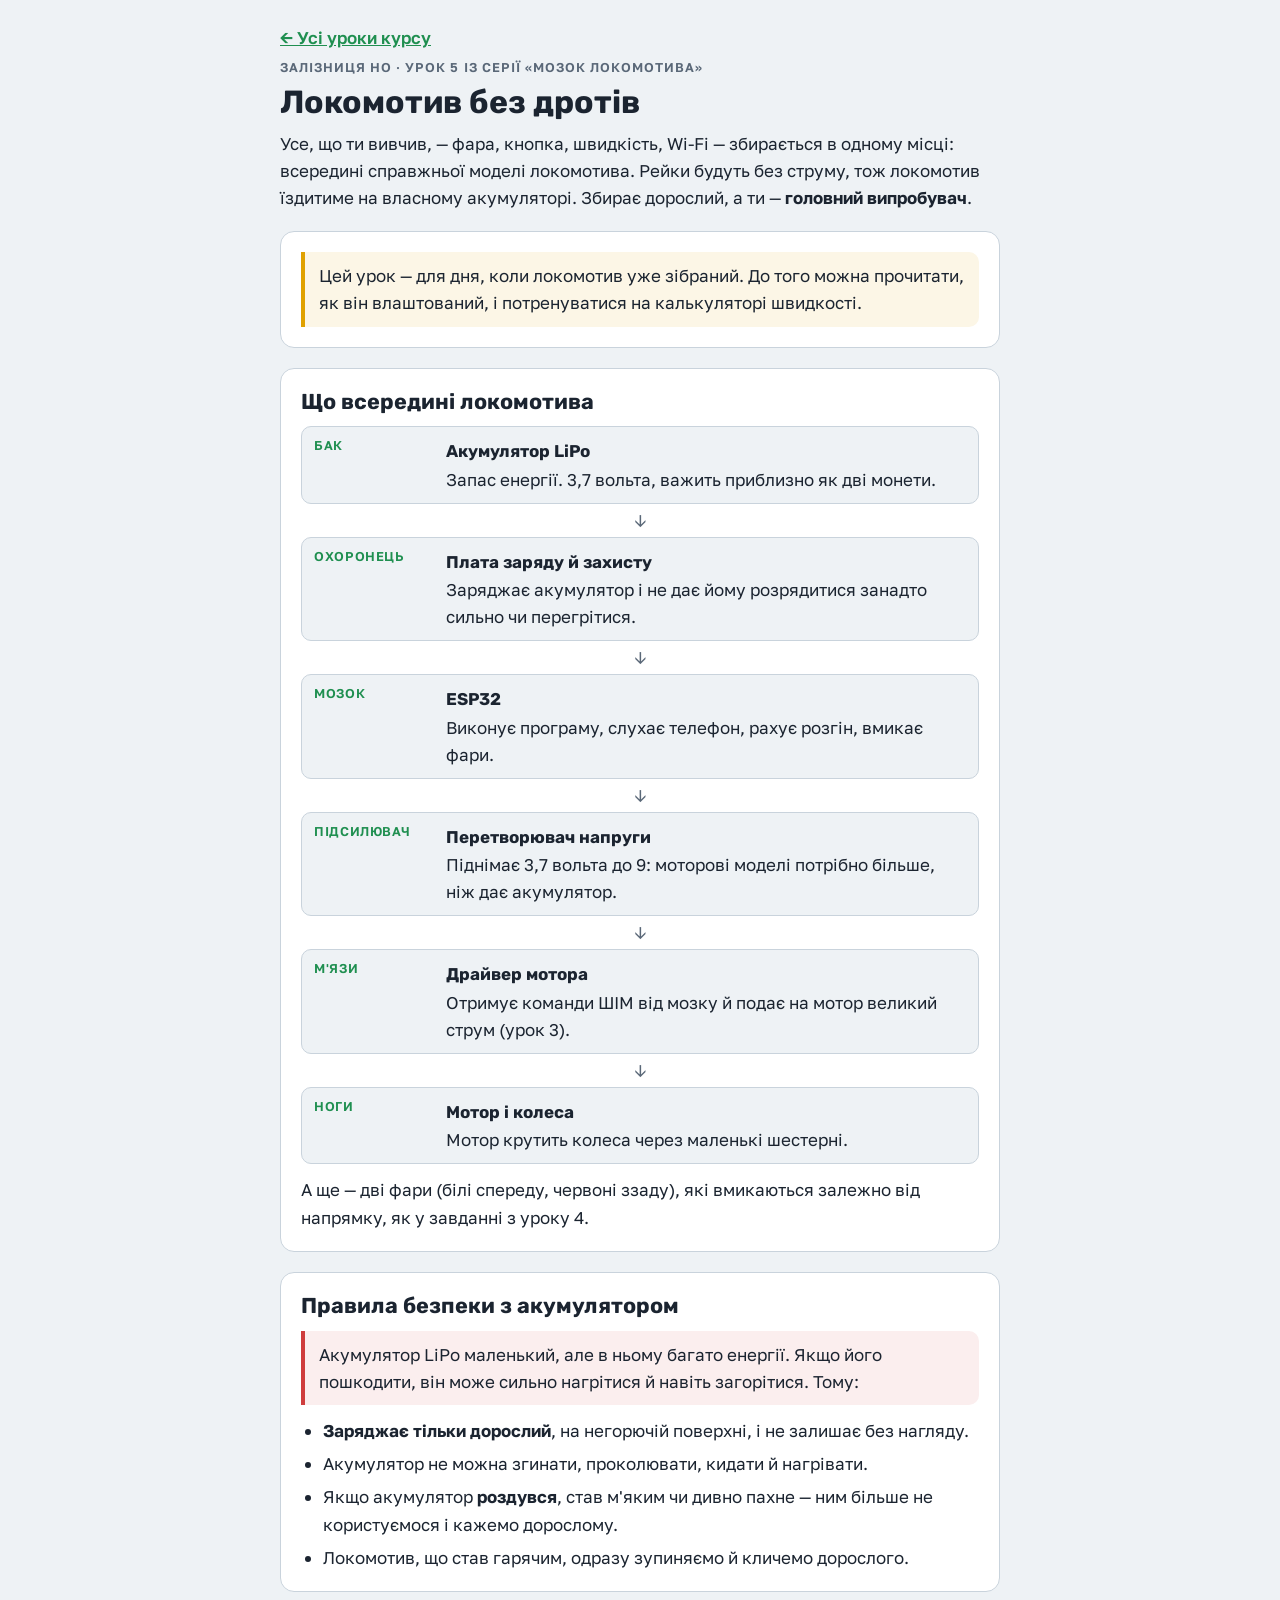
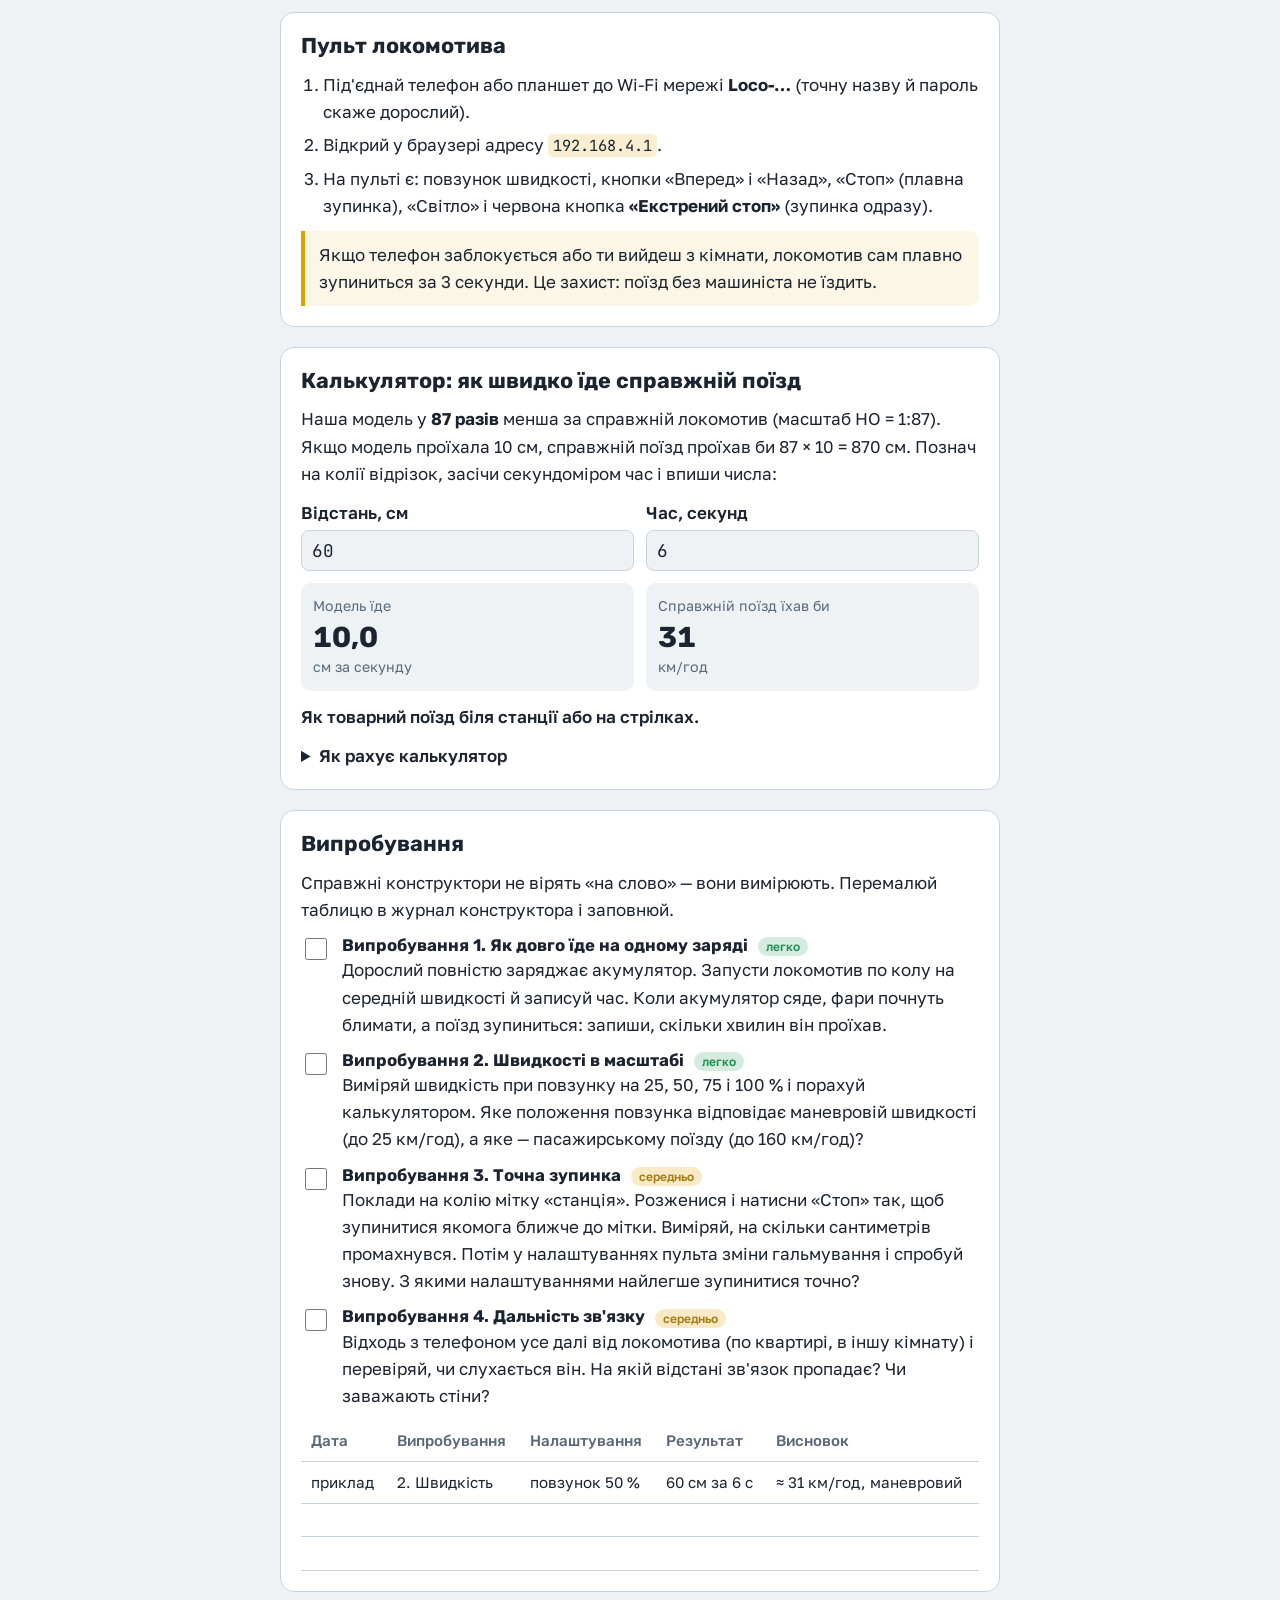
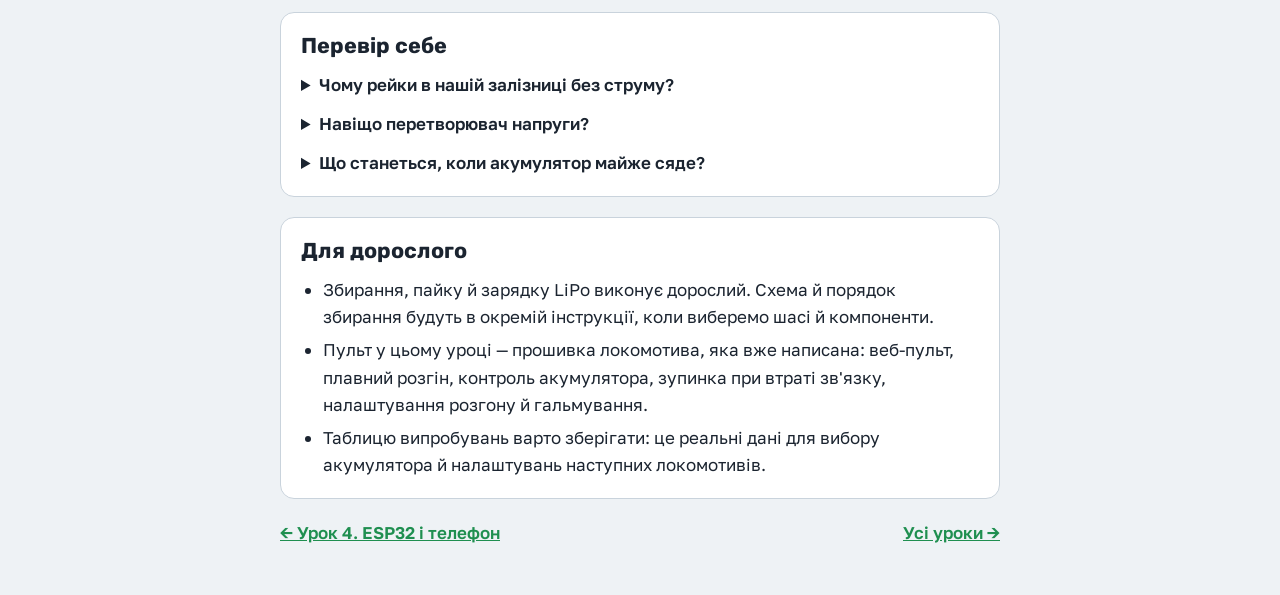
<file: zaliznytsia/urok-5.html>
<!doctype html>
<html lang="uk">
<head>
<meta charset="utf-8">
<meta name="viewport" content="width=device-width,initial-scale=1,viewport-fit=cover">
<title>Урок 5. Локомотив без дротів</title>
<link rel="preconnect" href="https://fonts.googleapis.com">
<link rel="stylesheet" href="https://fonts.googleapis.com/css2?family=Rubik:wght@500;700&family=Golos+Text:wght@400;600&family=JetBrains+Mono:wght@400;600&display=swap">
<link rel="stylesheet" href="../assets/lesson.css">
<style>
.chain{display:grid;gap:8px}
.node{display:grid;grid-template-columns:120px 1fr;gap:12px;align-items:start;padding:10px 12px;border:1px solid var(--line);border-radius:10px;background:var(--bg)}
.node b{font-family:var(--display)}
.node .role{font:600 .8rem var(--body);letter-spacing:.05em;text-transform:uppercase;color:var(--go)}
.arrow{justify-self:center;color:var(--mut);line-height:1}
.calc{display:grid;grid-template-columns:repeat(auto-fit,minmax(160px,1fr));gap:12px}
.calc label{display:grid;gap:4px;font-weight:600}
.calc input{font:1.1rem var(--mono);padding:8px 10px;border:1px solid var(--line);border-radius:8px;background:var(--bg);color:var(--ink);width:100%}
.result{display:grid;grid-template-columns:repeat(auto-fit,minmax(160px,1fr));gap:12px}
.result div{padding:12px;border-radius:10px;background:var(--bg);display:grid;gap:2px}
.result .big{font:700 1.8rem var(--display);font-variant-numeric:tabular-nums}
.result small{color:var(--mut)}
.log td{height:2.2em}
@media (max-width:480px){.node{grid-template-columns:1fr}}
</style>
</head>
<body data-lesson="5">
<main>
<header>
  <a href="./" class="back">← Усі уроки курсу</a>
  <div class="eyebrow">Залізниця HO · Урок 5 із серії «Мозок локомотива»</div>
  <h1>Локомотив без дротів</h1>
  <p>Усе, що ти вивчив, — фара, кнопка, швидкість, Wi-Fi — збирається в одному місці: всередині справжньої моделі локомотива. Рейки будуть без струму, тож локомотив їздитиме на власному акумуляторі. Збирає дорослий, а ти — <b>головний випробувач</b>.</p>
</header>

<section class="card">
  <p class="note">Цей урок — для дня, коли локомотив уже зібраний. До того можна прочитати, як він влаштований, і потренуватися на калькуляторі швидкості.</p>
</section>

<section class="card">
  <h2>Що всередині локомотива</h2>
  <div class="chain">
    <div class="node"><span class="role">Бак</span><div><b>Акумулятор LiPo</b><br>Запас енергії. 3,7 вольта, важить приблизно як дві монети.</div></div>
    <div class="arrow">↓</div>
    <div class="node"><span class="role">Охоронець</span><div><b>Плата заряду й захисту</b><br>Заряджає акумулятор і не дає йому розрядитися занадто сильно чи перегрітися.</div></div>
    <div class="arrow">↓</div>
    <div class="node"><span class="role">Мозок</span><div><b>ESP32</b><br>Виконує програму, слухає телефон, рахує розгін, вмикає фари.</div></div>
    <div class="arrow">↓</div>
    <div class="node"><span class="role">Підсилювач</span><div><b>Перетворювач напруги</b><br>Піднімає 3,7 вольта до 9: моторові моделі потрібно більше, ніж дає акумулятор.</div></div>
    <div class="arrow">↓</div>
    <div class="node"><span class="role">М'язи</span><div><b>Драйвер мотора</b><br>Отримує команди ШІМ від мозку й подає на мотор великий струм (урок 3).</div></div>
    <div class="arrow">↓</div>
    <div class="node"><span class="role">Ноги</span><div><b>Мотор і колеса</b><br>Мотор крутить колеса через маленькі шестерні.</div></div>
  </div>
  <p>А ще — дві фари (білі спереду, червоні ззаду), які вмикаються залежно від напрямку, як у завданні з уроку 4.</p>
</section>

<section class="card">
  <h2>Правила безпеки з акумулятором</h2>
  <p class="note warn">Акумулятор LiPo маленький, але в ньому багато енергії. Якщо його пошкодити, він може сильно нагрітися й навіть загорітися. Тому:</p>
  <ul>
    <li><b>Заряджає тільки дорослий</b>, на негорючій поверхні, і не залишає без нагляду.</li>
    <li>Акумулятор не можна згинати, проколювати, кидати й нагрівати.</li>
    <li>Якщо акумулятор <b>роздувся</b>, став м'яким чи дивно пахне — ним більше не користуємося і кажемо дорослому.</li>
    <li>Локомотив, що став гарячим, одразу зупиняємо й кличемо дорослого.</li>
  </ul>
</section>

<section class="card">
  <h2>Пульт локомотива</h2>
  <ol>
    <li>Під'єднай телефон або планшет до Wi-Fi мережі <b>Loco-…</b> (точну назву й пароль скаже дорослий).</li>
    <li>Відкрий у браузері адресу <code>192.168.4.1</code>.</li>
    <li>На пульті є: повзунок швидкості, кнопки «Вперед» і «Назад», «Стоп» (плавна зупинка), «Світло» і червона кнопка <b>«Екстрений стоп»</b> (зупинка одразу).</li>
  </ol>
  <p class="note">Якщо телефон заблокується або ти вийдеш з кімнати, локомотив сам плавно зупиниться за 3 секунди. Це захист: поїзд без машиніста не їздить.</p>
</section>

<section class="card">
  <h2>Калькулятор: як швидко їде справжній поїзд</h2>
  <p>Наша модель у <b>87 разів</b> менша за справжній локомотив (масштаб HO = 1:87). Якщо модель проїхала 10 см, справжній поїзд проїхав би 87 × 10 = 870 см. Познач на колії відрізок, засічи секундоміром час і впиши числа:</p>
  <div class="calc">
    <label for="dist">Відстань, см<input type="number" id="dist" min="1" value="60" inputmode="decimal"></label>
    <label for="time">Час, секунд<input type="number" id="time" min="0.1" step="0.1" value="6" inputmode="decimal"></label>
  </div>
  <div class="result" aria-live="polite">
    <div><small>Модель їде</small><span class="big" id="model">10,0</span><small>см за секунду</small></div>
    <div><small>Справжній поїзд їхав би</small><span class="big" id="real">31</span><small>км/год</small></div>
  </div>
  <p id="compare" style="font-weight:600"></p>
  <details><summary>Як рахує калькулятор</summary><p>Швидкість моделі = відстань ÷ час. Потім множимо на 87 (масштаб) і переводимо сантиметри за секунду в кілометри за годину: множимо на 36 і ділимо на 1000. Разом: <code>км/год = см/с × 87 × 36 ÷ 1000 ≈ см/с × 3,13</code>.</p></details>
</section>

<section class="card">
  <h2>Випробування</h2>
  <p>Справжні конструктори не вірять «на слово» — вони вимірюють. Перемалюй таблицю в журнал конструктора і заповнюй.</p>

  <div class="task"><input type="checkbox" id="t1" aria-labelledby="t1h"><div>
    <h3 id="t1h">Випробування 1. Як довго їде на одному заряді <span class="badge">легко</span></h3>
    <p>Дорослий повністю заряджає акумулятор. Запусти локомотив по колу на середній швидкості й записуй час. Коли акумулятор сяде, фари почнуть блимати, а поїзд зупиниться: запиши, скільки хвилин він проїхав.</p>
  </div></div>

  <div class="task"><input type="checkbox" id="t2" aria-labelledby="t2h"><div>
    <h3 id="t2h">Випробування 2. Швидкості в масштабі <span class="badge">легко</span></h3>
    <p>Виміряй швидкість при повзунку на 25, 50, 75 і 100 % і порахуй калькулятором. Яке положення повзунка відповідає маневровій швидкості (до 25 км/год), а яке — пасажирському поїзду (до 160 км/год)?</p>
  </div></div>

  <div class="task"><input type="checkbox" id="t3" aria-labelledby="t3h"><div>
    <h3 id="t3h">Випробування 3. Точна зупинка <span class="badge mid">середньо</span></h3>
    <p>Поклади на колію мітку «станція». Розженися і натисни «Стоп» так, щоб зупинитися якомога ближче до мітки. Виміряй, на скільки сантиметрів промахнувся. Потім у налаштуваннях пульта зміни гальмування і спробуй знову. З якими налаштуваннями найлегше зупинитися точно?</p>
  </div></div>

  <div class="task"><input type="checkbox" id="t4" aria-labelledby="t4h"><div>
    <h3 id="t4h">Випробування 4. Дальність зв'язку <span class="badge mid">середньо</span></h3>
    <p>Відходь з телефоном усе далі від локомотива (по квартирі, в іншу кімнату) і перевіряй, чи слухається він. На якій відстані зв'язок пропадає? Чи заважають стіни?</p>
  </div></div>

  <div class="table-wrap"><table class="log">
    <thead><tr><th>Дата</th><th>Випробування</th><th>Налаштування</th><th>Результат</th><th>Висновок</th></tr></thead>
    <tbody>
      <tr><td>приклад</td><td>2. Швидкість</td><td>повзунок 50 %</td><td>60 см за 6 с</td><td>≈ 31 км/год, маневровий</td></tr>
      <tr><td></td><td></td><td></td><td></td><td></td></tr>
      <tr><td></td><td></td><td></td><td></td><td></td></tr>
    </tbody>
  </table></div>
</section>

<section class="card">
  <h2>Перевір себе</h2>
  <details><summary>Чому рейки в нашій залізниці без струму?</summary><p>Бо кожен локомотив має власний акумулятор. Не треба чистити рейки, не буває «мертвих» місць на стрілках, і кожним поїздом можна керувати окремо.</p></details>
  <details><summary>Навіщо перетворювач напруги?</summary><p>Акумулятор дає 3,7 вольта, а моторові моделі потрібно близько 9–12 вольт. Перетворювач піднімає напругу.</p></details>
  <details><summary>Що станеться, коли акумулятор майже сяде?</summary><p>Програма помітить це, обмежить швидкість, потім зупинить поїзд і блиматиме фарами. Так акумулятор не розрядиться занадто сильно й не зіпсується.</p></details>
</section>

<section class="card">
  <h2>Для дорослого</h2>
  <ul>
    <li>Збирання, пайку й зарядку LiPo виконує дорослий. Схема й порядок збирання будуть в окремій інструкції, коли виберемо шасі й компоненти.</li>
    <li>Пульт у цьому уроці — прошивка локомотива, яка вже написана: веб-пульт, плавний розгін, контроль акумулятора, зупинка при втраті зв'язку, налаштування розгону й гальмування.</li>
    <li>Таблицю випробувань варто зберігати: це реальні дані для вибору акумулятора й налаштувань наступних локомотивів.</li>
  </ul>
</section>

<nav class="lnav"><a href="urok-4.html">← Урок 4. ESP32 і телефон</a><a href="./">Усі уроки →</a></nav>
</main>
<script>
(function(){
  const d=document.getElementById('dist'),t=document.getElementById('time');
  const m=document.getElementById('model'),r=document.getElementById('real'),c=document.getElementById('compare');
  function upd(){
    const dist=parseFloat(d.value),time=parseFloat(t.value);
    if(!(dist>0&&time>0)){m.textContent='—';r.textContent='—';c.textContent='Впиши відстань і час більші за нуль.';return;}
    const cms=dist/time,kmh=cms*87*36/1000;
    m.textContent=cms.toFixed(1).replace('.',',');r.textContent=Math.round(kmh);
    let s;
    if(kmh<=25)s='Маневрова швидкість: так локомотив повільно переставляє вагони на станції.';
    else if(kmh<=60)s='Як товарний поїзд біля станції або на стрілках.';
    else if(kmh<=100)s='Швидкість товарного поїзда на перегоні.';
    else if(kmh<=160)s='Як швидкий пасажирський поїзд, наприклад Інтерсіті.';
    else s='Швидше, ніж їздять поїзди в Україні. Для моделі це занадто: на поворотах може зійти з рейок!';
    c.textContent=s;
  }
  d.addEventListener('input',upd);t.addEventListener('input',upd);upd();
})();
</script>
<script src="../assets/lesson.js"></script>
</body>
</html>
</file>
<file: assets/lesson.css>
/* Спільний стиль уроків «Майстерні». Одна колонка-«робочий зошит», кроки — як станції. */
:root{
  --bg:#eef2f5; --paper:#ffffff; --ink:#1b2430; --mut:#5a6878; --line:#c9d3dc;
  --signal:#e0a100; --go:#1f8f50; --stop:#cf3d3d; --code-bg:#1d2733; --code-fg:#e6edf3;
  --display:"Rubik",system-ui,sans-serif; --body:"Golos Text",system-ui,sans-serif; --mono:"JetBrains Mono",ui-monospace,monospace;
}
@media (prefers-color-scheme: dark){:root{
  --bg:#121820; --paper:#1a222c; --ink:#e7edf3; --mut:#9aa8b6; --line:#2e3a47;
  --signal:#f2bb2c; --go:#3cbf75; --stop:#ef6262; --code-bg:#0c1117; --code-fg:#e6edf3; color-scheme:dark}}
*{box-sizing:border-box}
body{margin:0;background:var(--bg);color:var(--ink);font:17px/1.6 var(--body);
  padding-left:max(16px,env(safe-area-inset-left,0px));padding-right:max(16px,env(safe-area-inset-right,0px));padding-block:24px 48px}
img{max-width:100%}
main{max-width:720px;margin:0 auto;display:grid;gap:20px}
h1,h2,h3{font-family:var(--display);text-wrap:balance;line-height:1.2;margin:0}
h1{font-size:2rem}h2{font-size:1.35rem}h3{font-size:1.05rem}
p{margin:0}
a{color:var(--go)}
.back{font-weight:600}
.eyebrow{font:600 .8rem var(--body);letter-spacing:.08em;text-transform:uppercase;color:var(--mut)}
header{display:grid;gap:8px}
.card{background:var(--paper);border:1px solid var(--line);border-radius:14px;padding:20px;display:grid;gap:12px;min-width:0}
.steps{display:grid;gap:20px}
.step{display:grid;grid-template-columns:40px 1fr;gap:14px;align-items:start}
.step .num{width:40px;height:40px;border-radius:50%;background:var(--ink);color:var(--bg);display:grid;place-items:center;font:700 1.1rem var(--display)}
.part{font:700 .85rem var(--display);letter-spacing:.06em;text-transform:uppercase;color:var(--go);margin-top:8px}
code{font-family:var(--mono);font-size:.9em;background:color-mix(in srgb,var(--signal) 18%,transparent);padding:1px 5px;border-radius:5px}
pre{margin:0;background:var(--code-bg);color:var(--code-fg);border-radius:10px;padding:14px 16px;overflow-x:auto;font:14px/1.55 var(--mono)}
pre code{background:none;padding:0;font-size:inherit}
.cm{color:#8fa3b8}
.codebox{display:grid;gap:8px;min-width:0}
.copy{justify-self:start;font:600 .9rem var(--body);border:1px solid var(--line);background:var(--paper);color:var(--ink);border-radius:8px;padding:6px 12px;cursor:pointer}
button:focus-visible,input:focus-visible,a:focus-visible{outline:3px solid var(--signal);outline-offset:2px}
ul,ol{margin:0;padding-left:1.3em;display:grid;gap:6px}
.table-wrap{overflow-x:auto}
table{border-collapse:collapse;width:100%;font-size:.95rem}
th,td{text-align:left;padding:8px 10px;border-bottom:1px solid var(--line);vertical-align:top}
th{font-family:var(--display);font-weight:500;color:var(--mut)}
td.num{font-variant-numeric:tabular-nums}
.note{border-left:4px solid var(--signal);padding:10px 14px;background:color-mix(in srgb,var(--signal) 10%,var(--paper));border-radius:0 10px 10px 0}
.warn{border-left-color:var(--stop);background:color-mix(in srgb,var(--stop) 9%,var(--paper))}
.ok{border-left-color:var(--go);background:color-mix(in srgb,var(--go) 9%,var(--paper))}
/* демо */
.demo{display:grid;grid-template-columns:auto 1fr;gap:20px;align-items:center}
.demo label{font-weight:600}
.demo input[type=range]{width:100%;accent-color:var(--signal)}
.demo output{font-family:var(--mono)}
.lamp{width:72px;height:72px;border-radius:50%;border:4px solid var(--line);background:#3a4450;transition:background .05s,box-shadow .05s}
.lamp.on{background:#fff7d6;box-shadow:0 0 28px 8px color-mix(in srgb,var(--signal) 70%,transparent)}
.lamp.red.on{background:#ffd0d0;box-shadow:0 0 28px 8px color-mix(in srgb,var(--stop) 70%,transparent)}
.btn{font:600 1rem var(--body);border:0;border-radius:10px;padding:12px 18px;background:var(--ink);color:var(--bg);cursor:pointer}
.btn.go{background:var(--go);color:#fff}.btn.stop{background:var(--stop);color:#fff}
.mono{font-family:var(--mono);font-size:.95rem}
/* завдання */
.task{display:grid;grid-template-columns:auto 1fr;gap:12px;align-items:start}
.task input{width:22px;height:22px;margin-top:3px;accent-color:var(--go)}
.task.done h3{text-decoration:line-through;color:var(--mut)}
.badge{display:inline-block;font:600 .75rem var(--body);padding:2px 8px;border-radius:99px;background:color-mix(in srgb,var(--go) 18%,transparent);color:var(--go);margin-left:6px;vertical-align:middle}
.badge.mid{background:color-mix(in srgb,var(--signal) 22%,transparent);color:color-mix(in srgb,var(--signal) 70%,var(--ink))}
.badge.hard{background:color-mix(in srgb,var(--stop) 16%,transparent);color:var(--stop)}
details summary{cursor:pointer;font-weight:600}
details[open] summary{margin-bottom:10px}
.lnav{display:flex;justify-content:space-between;gap:12px;flex-wrap:wrap;font-weight:600}
@media (max-width:480px){.step{grid-template-columns:1fr}.step .num{width:34px;height:34px}.demo{grid-template-columns:1fr;justify-items:start}}
@media (prefers-reduced-motion:reduce){.lamp{transition:none}}
</file>
